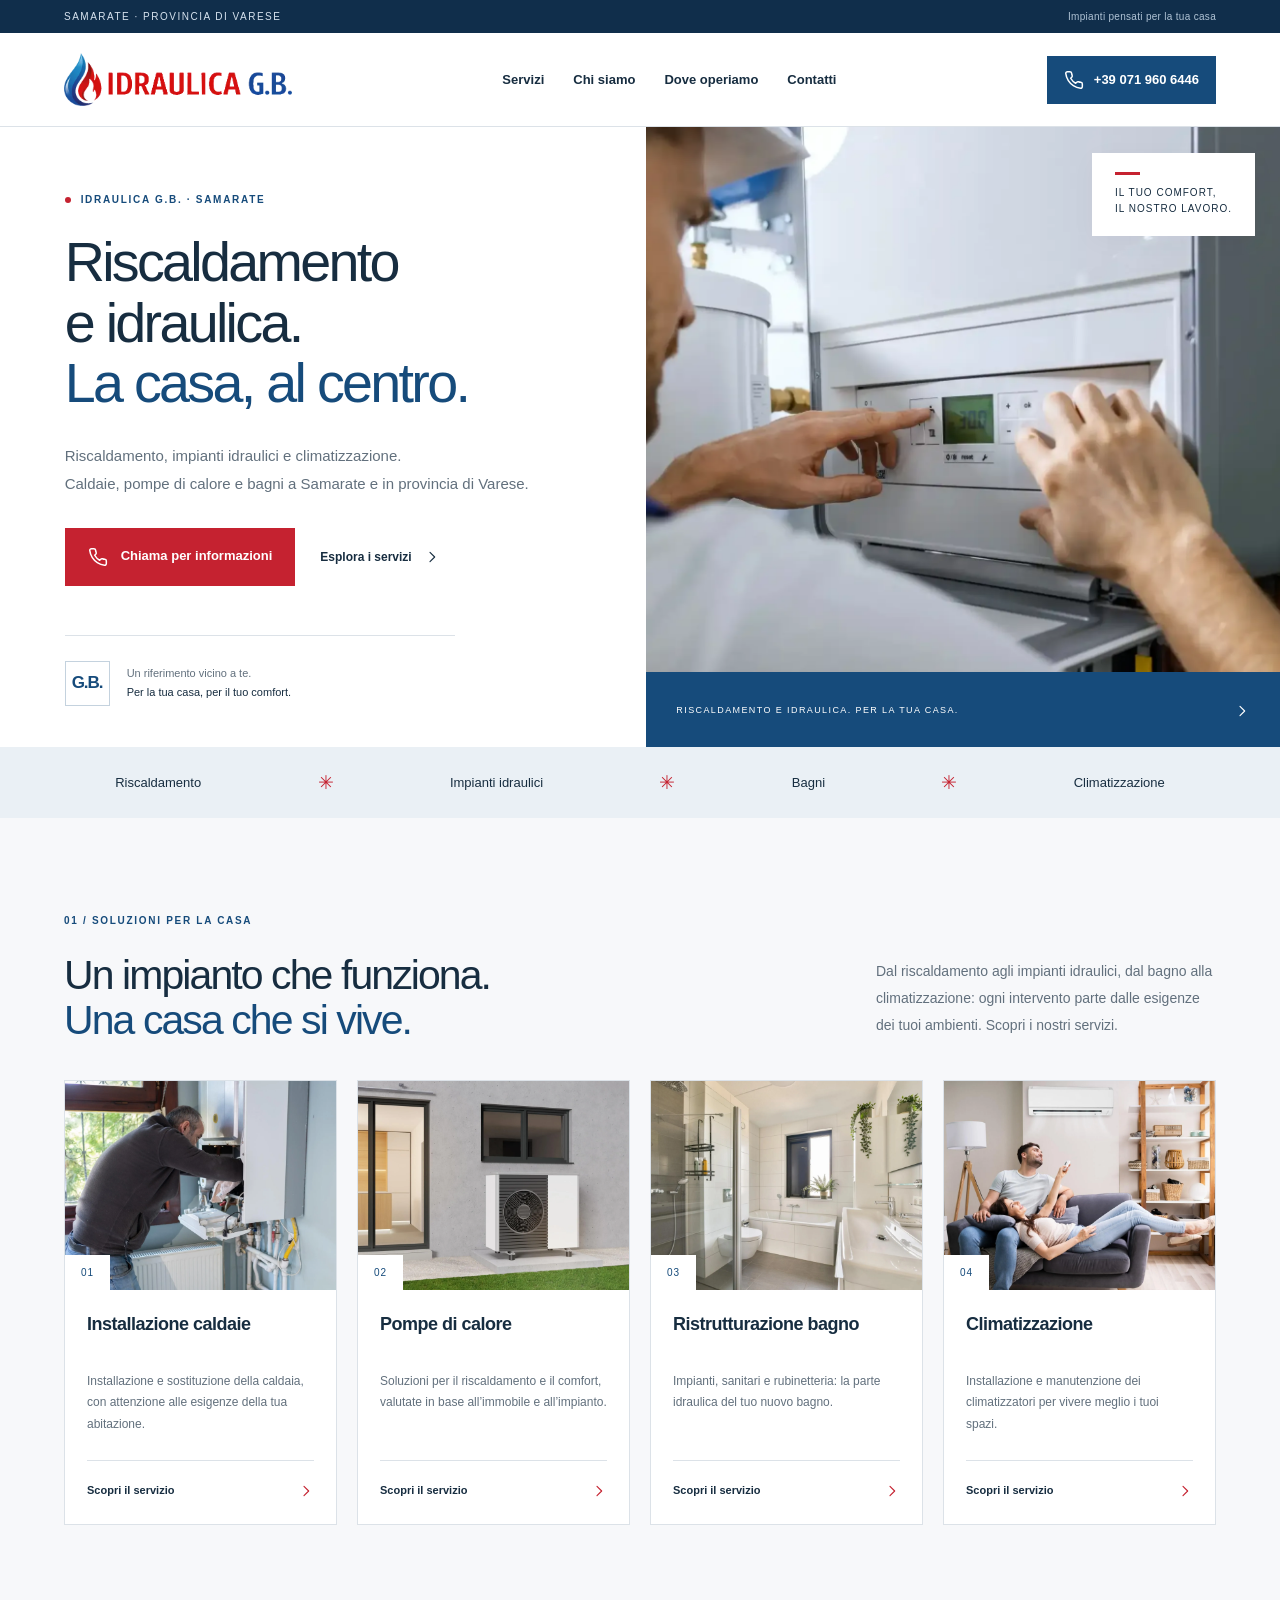
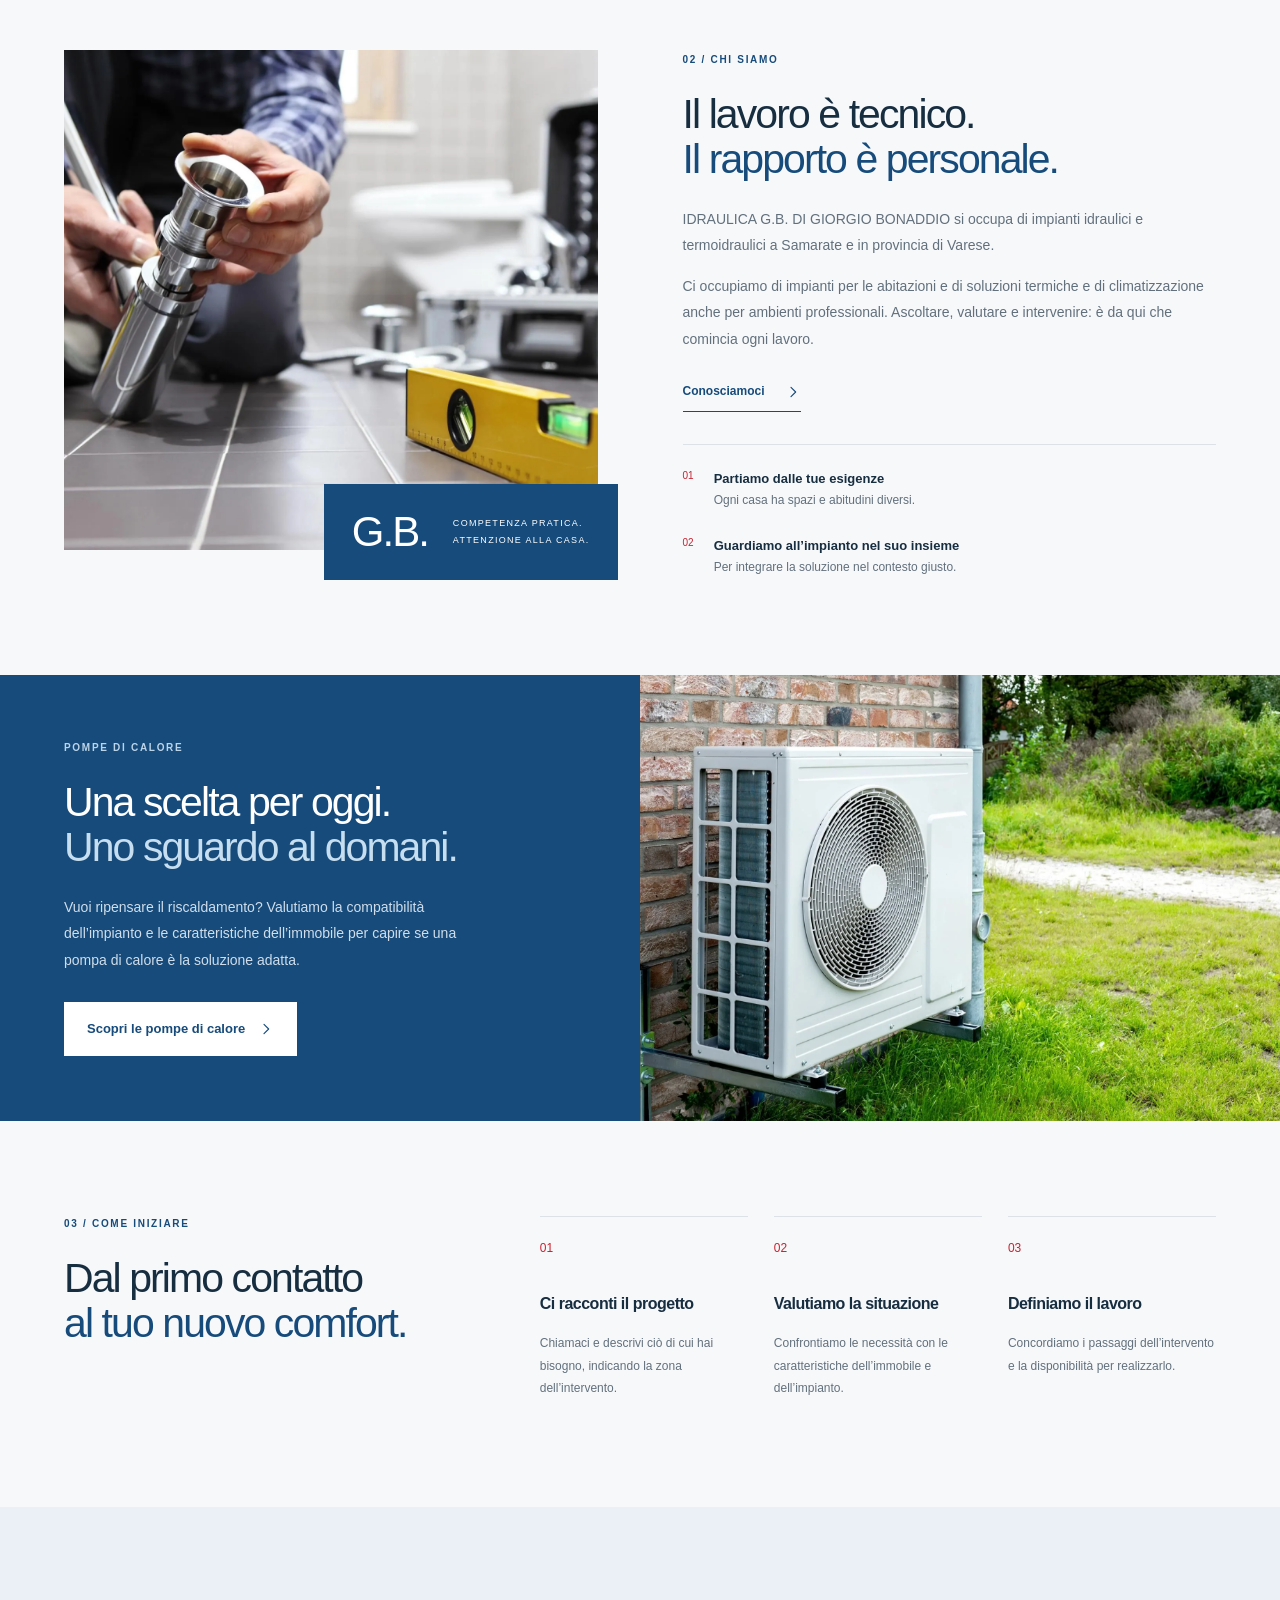
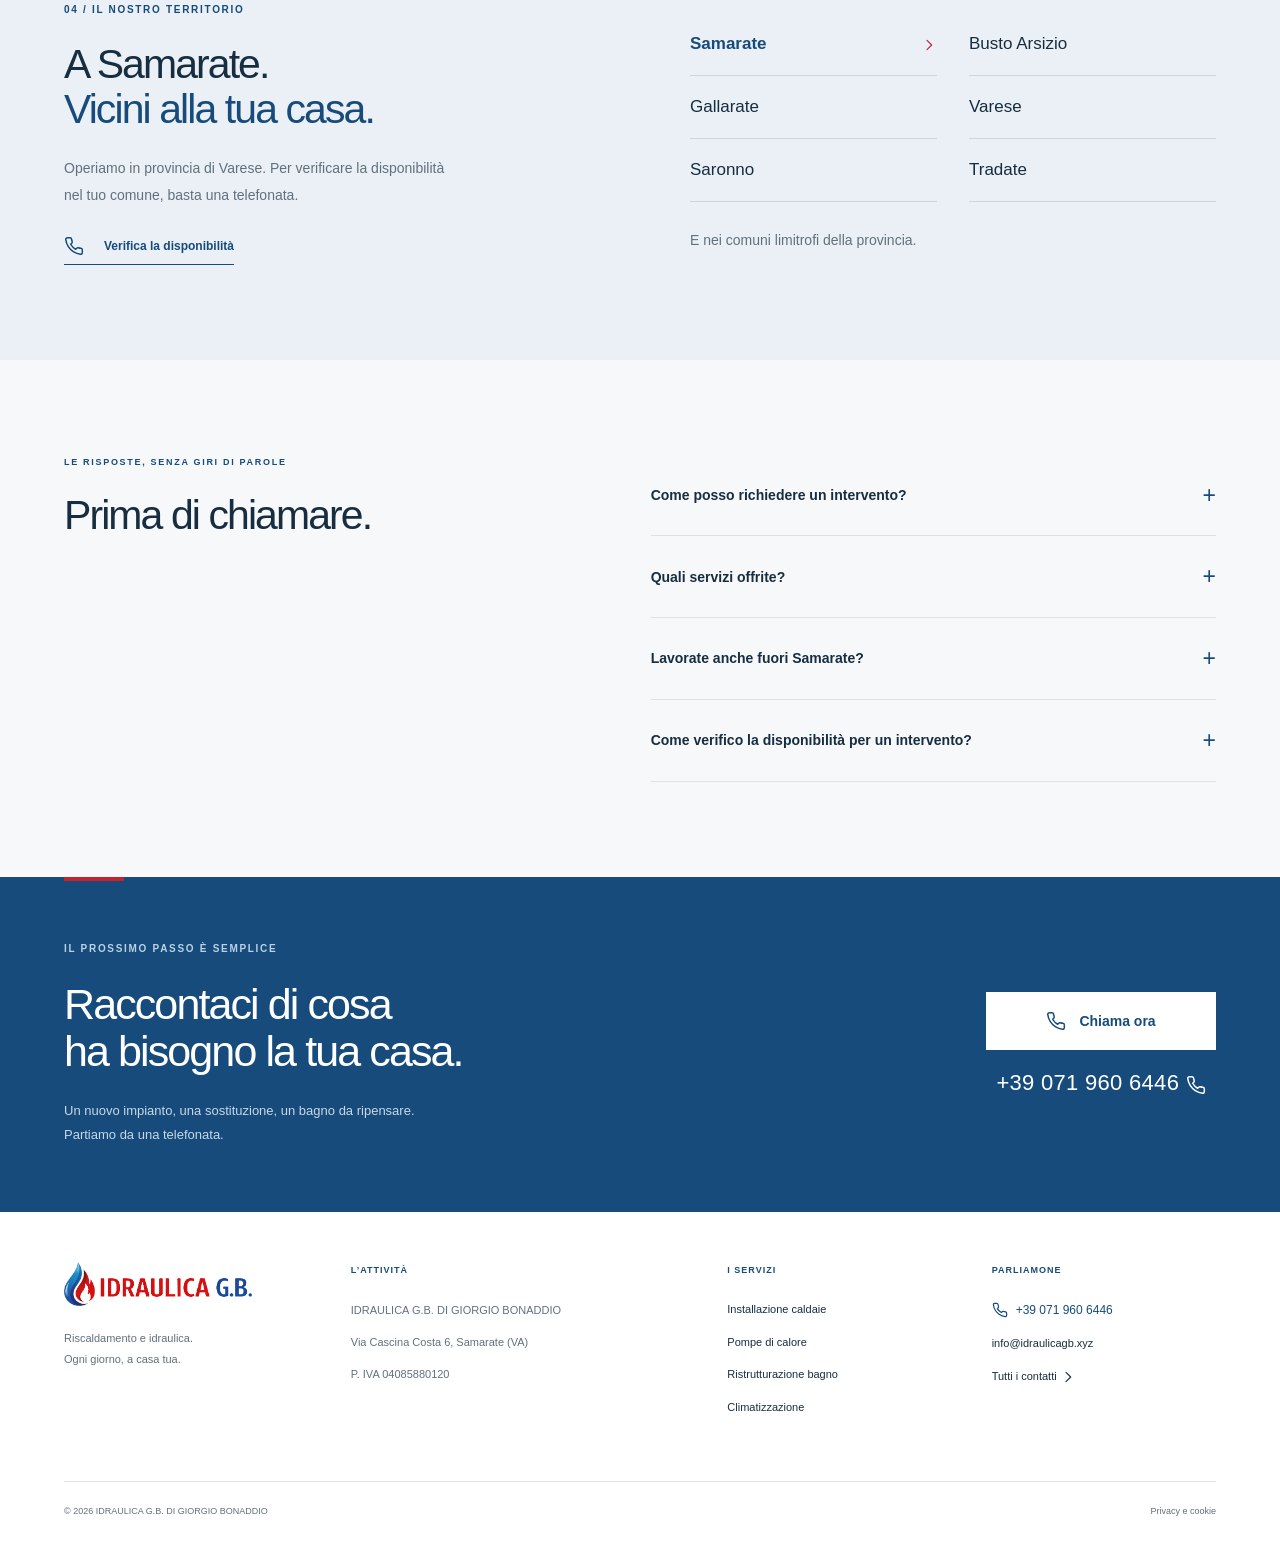
<file: index.html>
<!doctype html><html lang="it"><head><meta charset="utf-8"><meta name="viewport" content="width=device-width,initial-scale=1"><title>Riscaldamento e idraulica a Samarate | Idraulica G.B.</title><meta name="theme-color" content="#164b7b"><link rel="stylesheet" href="style.css"><script defer src="script.js"></script><meta name="description" content="Impianti idraulici e riscaldamento a Samarate e in provincia di Varese. Caldaie, pompe di calore, bagni e climatizzazione. Contatta Idraulica G.B."><meta name="robots" content="index,follow,max-image-preview:large"><link rel="canonical" href="https://idraulicagb.xyz/"><link rel="icon" href="favicon.ico" sizes="16x16 32x32 48x48"><link rel="icon" type="image/png" sizes="96x96" href="assets/favicon-96.png"><link rel="apple-touch-icon" sizes="180x180" href="assets/apple-touch-icon.png"><link rel="manifest" href="site.webmanifest"><meta property="og:title" content="Riscaldamento e idraulica a Samarate | Idraulica G.B."><meta property="og:description" content="Impianti idraulici e riscaldamento a Samarate e in provincia di Varese. Caldaie, pompe di calore, bagni e climatizzazione. Contatta Idraulica G.B."><meta property="og:type" content="website"><meta property="og:url" content="https://idraulicagb.xyz/"><meta property="og:site_name" content="Idraulica G.B."><meta property="og:locale" content="it_IT"><meta property="og:image" content="https://idraulicagb.xyz/assets/hero-riscaldamento.webp"><meta property="og:image:alt" content="Idraulica G.B."><meta name="twitter:card" content="summary_large_image"><meta name="twitter:title" content="Riscaldamento e idraulica a Samarate | Idraulica G.B."><meta name="twitter:description" content="Impianti idraulici e riscaldamento a Samarate e in provincia di Varese. Caldaie, pompe di calore, bagni e climatizzazione. Contatta Idraulica G.B."><meta name="twitter:image" content="https://idraulicagb.xyz/assets/hero-riscaldamento.webp"><script type="application/ld+json" id="business-schema">{"@context":"https://schema.org","@graph":[{"@type":"Plumber","@id":"https://idraulicagb.xyz/#business","name":"IDRAULICA G.B. DI GIORGIO BONADDIO","url":"https://idraulicagb.xyz/","telephone":"+390719606446","email":"info@idraulicagb.xyz","logo":"https://idraulicagb.xyz/assets/logo.webp","image":"https://idraulicagb.xyz/assets/hero-riscaldamento.webp","address":{"@type":"PostalAddress","streetAddress":"Via Cascina Costa 6","addressLocality":"Samarate","addressRegion":"Lombardia","postalCode":"21017","addressCountry":"IT"},"areaServed":["Samarate","Provincia di Varese"],"vatID":"04085880120"},{"@type":"WebSite","@id":"https://idraulicagb.xyz/#website","url":"https://idraulicagb.xyz/","name":"Idraulica G.B.","inLanguage":"it-IT","publisher":{"@id":"https://idraulicagb.xyz/#business"}},{"@type":"WebPage","@id":"https://idraulicagb.xyz/#webpage","url":"https://idraulicagb.xyz/","name":"Riscaldamento e idraulica a Samarate | Idraulica G.B.","description":"Impianti idraulici e riscaldamento a Samarate e in provincia di Varese. Caldaie, pompe di calore, bagni e climatizzazione. Contatta Idraulica G.B.","inLanguage":"it-IT","isPartOf":{"@id":"https://idraulicagb.xyz/#website"},"about":{"@id":"https://idraulicagb.xyz/#business"}}]}</script></head><body data-page-title="Riscaldamento e idraulica a Samarate e in provincia di Varese"><a class="skip" href="#main">Vai al contenuto</a><div class="topbar"><span>SAMARATE · PROVINCIA DI VARESE</span><span>Impianti pensati per la tua casa</span></div><header><a class="logo" href="index.html" aria-label="Idraulica G.B. — Home"><img src="assets/logo.webp" alt="Idraulica G.B." width="651" height="152"></a><nav id="main-nav" aria-label="Navigazione principale"><a href="index.html#servizi">Servizi</a><a href="index.html#chi-siamo">Chi siamo</a><a href="index.html#territorio">Dove operiamo</a><a href="contatti.html">Contatti</a></nav><a class="header-call" data-call href="tel:+390719606446"><svg class="icon" width="20" height="20" viewBox="0 0 24 24" fill="none" stroke="currentColor" stroke-width="1.8" stroke-linecap="round" stroke-linejoin="round" aria-hidden="true"><path d="M22 16.9v3a2 2 0 0 1-2.2 2 19.8 19.8 0 0 1-8.6-3.1 19.5 19.5 0 0 1-6-6 19.8 19.8 0 0 1-3.1-8.7A2 2 0 0 1 4.1 2h3a2 2 0 0 1 2 1.7c.1 1 .3 1.9.7 2.8a2 2 0 0 1-.5 2.1L8 9.9a16 16 0 0 0 6 6l1.3-1.3a2 2 0 0 1 2.1-.5c.9.4 1.8.6 2.8.7a2 2 0 0 1 1.8 2.1z"/></svg><span><span data-company="phone">+39 071 960 6446</span></span></a><button class="menu-toggle" aria-controls="main-nav" aria-expanded="false" aria-label="Apri menu"><span></span><span></span></button></header><main id="main">
<section class="hero"><div class="hero-copy"><p class="eyebrow"><span class="dot"></span> IDRAULICA G.B. · SAMARATE</p><h1>Riscaldamento<br>e idraulica.<br><em>La casa, al centro.</em></h1><p class="lead">Riscaldamento, impianti idraulici e climatizzazione.<br>Caldaie, pompe di calore e bagni a Samarate e in provincia di Varese.</p><div class="hero-actions"><a class="btn" data-call href="tel:+390719606446"><svg class="icon" width="20" height="20" viewBox="0 0 24 24" fill="none" stroke="currentColor" stroke-width="1.8" stroke-linecap="round" stroke-linejoin="round" aria-hidden="true"><path d="M22 16.9v3a2 2 0 0 1-2.2 2 19.8 19.8 0 0 1-8.6-3.1 19.5 19.5 0 0 1-6-6 19.8 19.8 0 0 1-3.1-8.7A2 2 0 0 1 4.1 2h3a2 2 0 0 1 2 1.7c.1 1 .3 1.9.7 2.8a2 2 0 0 1-.5 2.1L8 9.9a16 16 0 0 0 6 6l1.3-1.3a2 2 0 0 1 2.1-.5c.9.4 1.8.6 2.8.7a2 2 0 0 1 1.8 2.1z"/></svg><span>Chiama per informazioni</span></a><a class="plain-link" href="#servizi">Esplora i servizi <span aria-hidden="true"><svg class="link-chevron" width="16" height="16" viewBox="0 0 24 24" fill="none" stroke="currentColor" stroke-width="1.7" stroke-linecap="round" stroke-linejoin="round" aria-hidden="true"><path d="m9 5 7 7-7 7"/></svg></span></a></div><div class="hero-bottom"><span class="tiny-mark" aria-hidden="true">G.B.</span><p>Un riferimento vicino a te.<br><strong>Per la tua casa, per il tuo comfort.</strong></p></div></div><div class="hero-photo"><img src="assets/hero-riscaldamento.webp" alt="Tecnico che regola i comandi di una caldaia per il riscaldamento domestico" width="1920" height="1280" fetchpriority="high"><div class="hero-caption"><span>RISCALDAMENTO E IDRAULICA. PER LA TUA CASA.</span><span aria-hidden="true"><svg class="link-chevron" width="16" height="16" viewBox="0 0 24 24" fill="none" stroke="currentColor" stroke-width="1.7" stroke-linecap="round" stroke-linejoin="round" aria-hidden="true"><path d="m9 5 7 7-7 7"/></svg></span></div><div class="photo-tag"><span class="tag-line"></span> IL TUO COMFORT,<br> IL NOSTRO LAVORO.</div></div></section>
<div class="service-ribbon"><span>Riscaldamento</span><b aria-hidden="true">✳</b><span>Impianti idraulici</span><b aria-hidden="true">✳</b><span>Bagni</span><b aria-hidden="true">✳</b><span>Climatizzazione</span></div>
<section class="wrap section" id="servizi"><div class="section-heading"><div><p class="eyebrow">01 / SOLUZIONI PER LA CASA</p><h2>Un impianto che funziona.<br><em>Una casa che si vive.</em></h2></div><p>Dal riscaldamento agli impianti idraulici, dal bagno alla climatizzazione: ogni intervento parte dalle esigenze dei tuoi ambienti. Scopri i nostri servizi.</p></div><div class="service-grid"><a class="service-card" href="installazione-caldaie.html"><div class="card-photo"><img src="assets/caldaia.webp" alt="Intervento tecnico su una caldaia domestica" width="600" height="420" loading="lazy"><span class="card-number">01</span></div><div class="card-content"><h3>Installazione caldaie</h3><p>Installazione e sostituzione della caldaia, con attenzione alle esigenze della tua abitazione.</p><span class="card-link">Scopri il servizio <span aria-hidden="true"><svg class="link-chevron" width="16" height="16" viewBox="0 0 24 24" fill="none" stroke="currentColor" stroke-width="1.7" stroke-linecap="round" stroke-linejoin="round" aria-hidden="true"><path d="m9 5 7 7-7 7"/></svg></span></span></div></a><a class="service-card" href="pompe-di-calore.html"><div class="card-photo"><img src="assets/casa-pompa-calore.webp" alt="Pompa di calore esterna accanto a una casa moderna" width="600" height="420" loading="lazy"><span class="card-number">02</span></div><div class="card-content"><h3>Pompe di calore</h3><p>Soluzioni per il riscaldamento e il comfort, valutate in base all’immobile e all’impianto.</p><span class="card-link">Scopri il servizio <span aria-hidden="true"><svg class="link-chevron" width="16" height="16" viewBox="0 0 24 24" fill="none" stroke="currentColor" stroke-width="1.7" stroke-linecap="round" stroke-linejoin="round" aria-hidden="true"><path d="m9 5 7 7-7 7"/></svg></span></span></div></a><a class="service-card" href="ristrutturazione-bagno.html"><div class="card-photo"><img src="assets/bagno.webp" alt="Bagno luminoso con doccia, vasca e doppio lavabo" width="600" height="420" loading="lazy"><span class="card-number">03</span></div><div class="card-content"><h3>Ristrutturazione bagno</h3><p>Impianti, sanitari e rubinetteria: la parte idraulica del tuo nuovo bagno.</p><span class="card-link">Scopri il servizio <span aria-hidden="true"><svg class="link-chevron" width="16" height="16" viewBox="0 0 24 24" fill="none" stroke="currentColor" stroke-width="1.7" stroke-linecap="round" stroke-linejoin="round" aria-hidden="true"><path d="m9 5 7 7-7 7"/></svg></span></span></div></a><a class="service-card" href="climatizzazione.html"><div class="card-photo"><img src="assets/climatizzazione.webp" alt="Ambiente domestico con climatizzatore a parete" width="600" height="420" loading="lazy"><span class="card-number">04</span></div><div class="card-content"><h3>Climatizzazione</h3><p>Installazione e manutenzione dei climatizzatori per vivere meglio i tuoi spazi.</p><span class="card-link">Scopri il servizio <span aria-hidden="true"><svg class="link-chevron" width="16" height="16" viewBox="0 0 24 24" fill="none" stroke="currentColor" stroke-width="1.7" stroke-linecap="round" stroke-linejoin="round" aria-hidden="true"><path d="m9 5 7 7-7 7"/></svg></span></span></div></a></div></section>
<section class="about section wrap" id="chi-siamo"><div class="about-image"><img src="assets/rubinetteria.webp" alt="Dettaglio del montaggio di rubinetteria in un bagno" width="1920" height="1280" loading="lazy"><div class="image-stamp"><strong>G.B.</strong><span>COMPETENZA PRATICA.<br>ATTENZIONE ALLA CASA.</span></div></div><div class="about-copy"><p class="eyebrow">02 / CHI SIAMO</p><h2>Il lavoro è tecnico.<br><em>Il rapporto è personale.</em></h2><p><span data-company="name">IDRAULICA G.B. DI GIORGIO BONADDIO</span> si occupa di impianti idraulici e termoidraulici a Samarate e in provincia di Varese.</p><p>Ci occupiamo di impianti per le abitazioni e di soluzioni termiche e di climatizzazione anche per ambienti professionali. Ascoltare, valutare e intervenire: è da qui che comincia ogni lavoro.</p><a class="underline-link" href="contatti.html">Conosciamoci <span aria-hidden="true"><svg class="link-chevron" width="16" height="16" viewBox="0 0 24 24" fill="none" stroke="currentColor" stroke-width="1.7" stroke-linecap="round" stroke-linejoin="round" aria-hidden="true"><path d="m9 5 7 7-7 7"/></svg></span></a><div class="about-points"><div><span>01</span><p><strong>Partiamo dalle tue esigenze</strong>Ogni casa ha spazi e abitudini diversi.</p></div><div><span>02</span><p><strong>Guardiamo all’impianto nel suo insieme</strong>Per integrare la soluzione nel contesto giusto.</p></div></div></div></section>
<section class="feature"><div class="feature-copy"><p class="eyebrow">POMPE DI CALORE</p><h2>Una scelta per oggi.<br><em>Uno sguardo al domani.</em></h2><p>Vuoi ripensare il riscaldamento? Valutiamo la compatibilità dell’impianto e le caratteristiche dell’immobile per capire se una pompa di calore è la soluzione adatta.</p><a class="btn btn-white" href="pompe-di-calore.html">Scopri le pompe di calore <span aria-hidden="true"><svg class="link-chevron" width="16" height="16" viewBox="0 0 24 24" fill="none" stroke="currentColor" stroke-width="1.7" stroke-linecap="round" stroke-linejoin="round" aria-hidden="true"><path d="m9 5 7 7-7 7"/></svg></span></a></div><img src="assets/pompa-calore.webp" alt="Pompa di calore installata all’esterno di un’abitazione" width="1920" height="1280" loading="lazy"></section>
<section class="section wrap process"><div><p class="eyebrow">03 / COME INIZIARE</p><h2>Dal primo contatto<br><em>al tuo nuovo comfort.</em></h2></div><div class="steps"><article><span>01</span><h3>Ci racconti il progetto</h3><p>Chiamaci e descrivi ciò di cui hai bisogno, indicando la zona dell’intervento.</p></article><article><span>02</span><h3>Valutiamo la situazione</h3><p>Confrontiamo le necessità con le caratteristiche dell’immobile e dell’impianto.</p></article><article><span>03</span><h3>Definiamo il lavoro</h3><p>Concordiamo i passaggi dell’intervento e la disponibilità per realizzarlo.</p></article></div></section>
<section class="territory" id="territorio"><div class="wrap section territory-inner"><div><p class="eyebrow">04 / IL NOSTRO TERRITORIO</p><h2>A Samarate.<br><em>Vicini alla tua casa.</em></h2><p>Operiamo in provincia di Varese. Per verificare la disponibilità nel tuo comune, basta una telefonata.</p><a class="underline-link" data-call href="tel:+390719606446"><svg class="icon" width="20" height="20" viewBox="0 0 24 24" fill="none" stroke="currentColor" stroke-width="1.8" stroke-linecap="round" stroke-linejoin="round" aria-hidden="true"><path d="M22 16.9v3a2 2 0 0 1-2.2 2 19.8 19.8 0 0 1-8.6-3.1 19.5 19.5 0 0 1-6-6 19.8 19.8 0 0 1-3.1-8.7A2 2 0 0 1 4.1 2h3a2 2 0 0 1 2 1.7c.1 1 .3 1.9.7 2.8a2 2 0 0 1-.5 2.1L8 9.9a16 16 0 0 0 6 6l1.3-1.3a2 2 0 0 1 2.1-.5c.9.4 1.8.6 2.8.7a2 2 0 0 1 1.8 2.1z"/></svg><span>Verifica la disponibilità</span></a></div><div class="town-grid"><span class="home-town">Samarate <b aria-hidden="true"><svg class="link-chevron" width="16" height="16" viewBox="0 0 24 24" fill="none" stroke="currentColor" stroke-width="1.7" stroke-linecap="round" stroke-linejoin="round" aria-hidden="true"><path d="m9 5 7 7-7 7"/></svg></b></span><span>Busto Arsizio</span><span>Gallarate</span><span>Varese</span><span>Saronno</span><span>Tradate</span><p>E nei comuni limitrofi della provincia.</p></div></div></section>
<section class="section wrap faq"><div><p class="eyebrow">LE RISPOSTE, SENZA GIRI DI PAROLE</p><h2>Prima di chiamare.</h2></div><div><details><summary>Come posso richiedere un intervento?<span aria-hidden="true">+</span></summary><p>Chiamaci al numero indicato sul sito. Raccontaci di cosa hai bisogno e dove si trova l’immobile: concorderemo il passo successivo.</p></details><details><summary>Quali servizi offrite?<span aria-hidden="true">+</span></summary><p>Installazione e sostituzione caldaie, pompe di calore, lavori idraulici per la ristrutturazione del bagno e climatizzazione.</p></details><details><summary>Lavorate anche fuori Samarate?<span aria-hidden="true">+</span></summary><p>Sì, operiamo in provincia di Varese, anche a Busto Arsizio, Gallarate, Varese, Saronno, Tradate e nei comuni limitrofi. Chiamaci per verificare la disponibilità.</p></details><details><summary>Come verifico la disponibilità per un intervento?<span aria-hidden="true">+</span></summary><p>Contattaci telefonicamente, indicando il comune e il tipo di lavoro richiesto, per concordare la disponibilità.</p></details></div></section><section class="cta"><div class="wrap cta-inner"><div><p class="eyebrow">IL PROSSIMO PASSO È SEMPLICE</p><h2>Raccontaci di cosa<br>ha bisogno la tua casa.</h2><p>Un nuovo impianto, una sostituzione, un bagno da ripensare.<br>Partiamo da una telefonata.</p></div><div><a class="btn btn-white" data-call href="tel:+390719606446"><svg class="icon" width="20" height="20" viewBox="0 0 24 24" fill="none" stroke="currentColor" stroke-width="1.8" stroke-linecap="round" stroke-linejoin="round" aria-hidden="true"><path d="M22 16.9v3a2 2 0 0 1-2.2 2 19.8 19.8 0 0 1-8.6-3.1 19.5 19.5 0 0 1-6-6 19.8 19.8 0 0 1-3.1-8.7A2 2 0 0 1 4.1 2h3a2 2 0 0 1 2 1.7c.1 1 .3 1.9.7 2.8a2 2 0 0 1-.5 2.1L8 9.9a16 16 0 0 0 6 6l1.3-1.3a2 2 0 0 1 2.1-.5c.9.4 1.8.6 2.8.7a2 2 0 0 1 1.8 2.1z"/></svg><span>Chiama ora</span></a><a class="cta-number" data-call href="tel:+390719606446"><span data-company="phone">+39 071 960 6446</span> <svg class="icon" width="20" height="20" viewBox="0 0 24 24" fill="none" stroke="currentColor" stroke-width="1.8" stroke-linecap="round" stroke-linejoin="round" aria-hidden="true"><path d="M22 16.9v3a2 2 0 0 1-2.2 2 19.8 19.8 0 0 1-8.6-3.1 19.5 19.5 0 0 1-6-6 19.8 19.8 0 0 1-3.1-8.7A2 2 0 0 1 4.1 2h3a2 2 0 0 1 2 1.7c.1 1 .3 1.9.7 2.8a2 2 0 0 1-.5 2.1L8 9.9a16 16 0 0 0 6 6l1.3-1.3a2 2 0 0 1 2.1-.5c.9.4 1.8.6 2.8.7a2 2 0 0 1 1.8 2.1z"/></svg></a></div></div></section></main><footer><div class="footer-top wrap"><div><a class="logo" href="index.html"><img src="assets/logo.webp" alt="Idraulica G.B." width="651" height="152" loading="lazy"></a><p>Riscaldamento e idraulica.<br>Ogni giorno, a casa tua.</p></div><div><p class="footer-heading">L’ATTIVITÀ</p><p data-company="name">IDRAULICA G.B. DI GIORGIO BONADDIO</p><p data-company="address">Via Cascina Costa 6, Samarate (VA)</p><p>P. IVA <span data-company="vat">04085880120</span></p></div><div><p class="footer-heading">I SERVIZI</p><a href="installazione-caldaie.html">Installazione caldaie</a><a href="pompe-di-calore.html">Pompe di calore</a><a href="ristrutturazione-bagno.html">Ristrutturazione bagno</a><a href="climatizzazione.html">Climatizzazione</a></div><div><p class="footer-heading">PARLIAMONE</p><a class="footer-phone" data-call href="tel:+390719606446"><svg class="icon" width="20" height="20" viewBox="0 0 24 24" fill="none" stroke="currentColor" stroke-width="1.8" stroke-linecap="round" stroke-linejoin="round" aria-hidden="true"><path d="M22 16.9v3a2 2 0 0 1-2.2 2 19.8 19.8 0 0 1-8.6-3.1 19.5 19.5 0 0 1-6-6 19.8 19.8 0 0 1-3.1-8.7A2 2 0 0 1 4.1 2h3a2 2 0 0 1 2 1.7c.1 1 .3 1.9.7 2.8a2 2 0 0 1-.5 2.1L8 9.9a16 16 0 0 0 6 6l1.3-1.3a2 2 0 0 1 2.1-.5c.9.4 1.8.6 2.8.7a2 2 0 0 1 1.8 2.1z"/></svg><span><span data-company="phone">+39 071 960 6446</span></span></a><a data-email hidden href="#">Email</a><a href="contatti.html">Tutti i contatti <span aria-hidden="true"><svg class="link-chevron" width="16" height="16" viewBox="0 0 24 24" fill="none" stroke="currentColor" stroke-width="1.7" stroke-linecap="round" stroke-linejoin="round" aria-hidden="true"><path d="m9 5 7 7-7 7"/></svg></span></a></div></div><div class="footer-bottom wrap"><span>© <span data-year>2026</span> <span data-company="name">IDRAULICA G.B. DI GIORGIO BONADDIO</span></span><a href="privacy.html">Privacy e cookie</a></div></footer><a class="mobile-call" data-call href="tel:+390719606446"><svg class="icon" width="20" height="20" viewBox="0 0 24 24" fill="none" stroke="currentColor" stroke-width="1.8" stroke-linecap="round" stroke-linejoin="round" aria-hidden="true"><path d="M22 16.9v3a2 2 0 0 1-2.2 2 19.8 19.8 0 0 1-8.6-3.1 19.5 19.5 0 0 1-6-6 19.8 19.8 0 0 1-3.1-8.7A2 2 0 0 1 4.1 2h3a2 2 0 0 1 2 1.7c.1 1 .3 1.9.7 2.8a2 2 0 0 1-.5 2.1L8 9.9a16 16 0 0 0 6 6l1.3-1.3a2 2 0 0 1 2.1-.5c.9.4 1.8.6 2.8.7a2 2 0 0 1 1.8 2.1z"/></svg><span>Chiama ora</span><strong><span data-company="phone">+39 071 960 6446</span></strong></a></body></html>
</file>
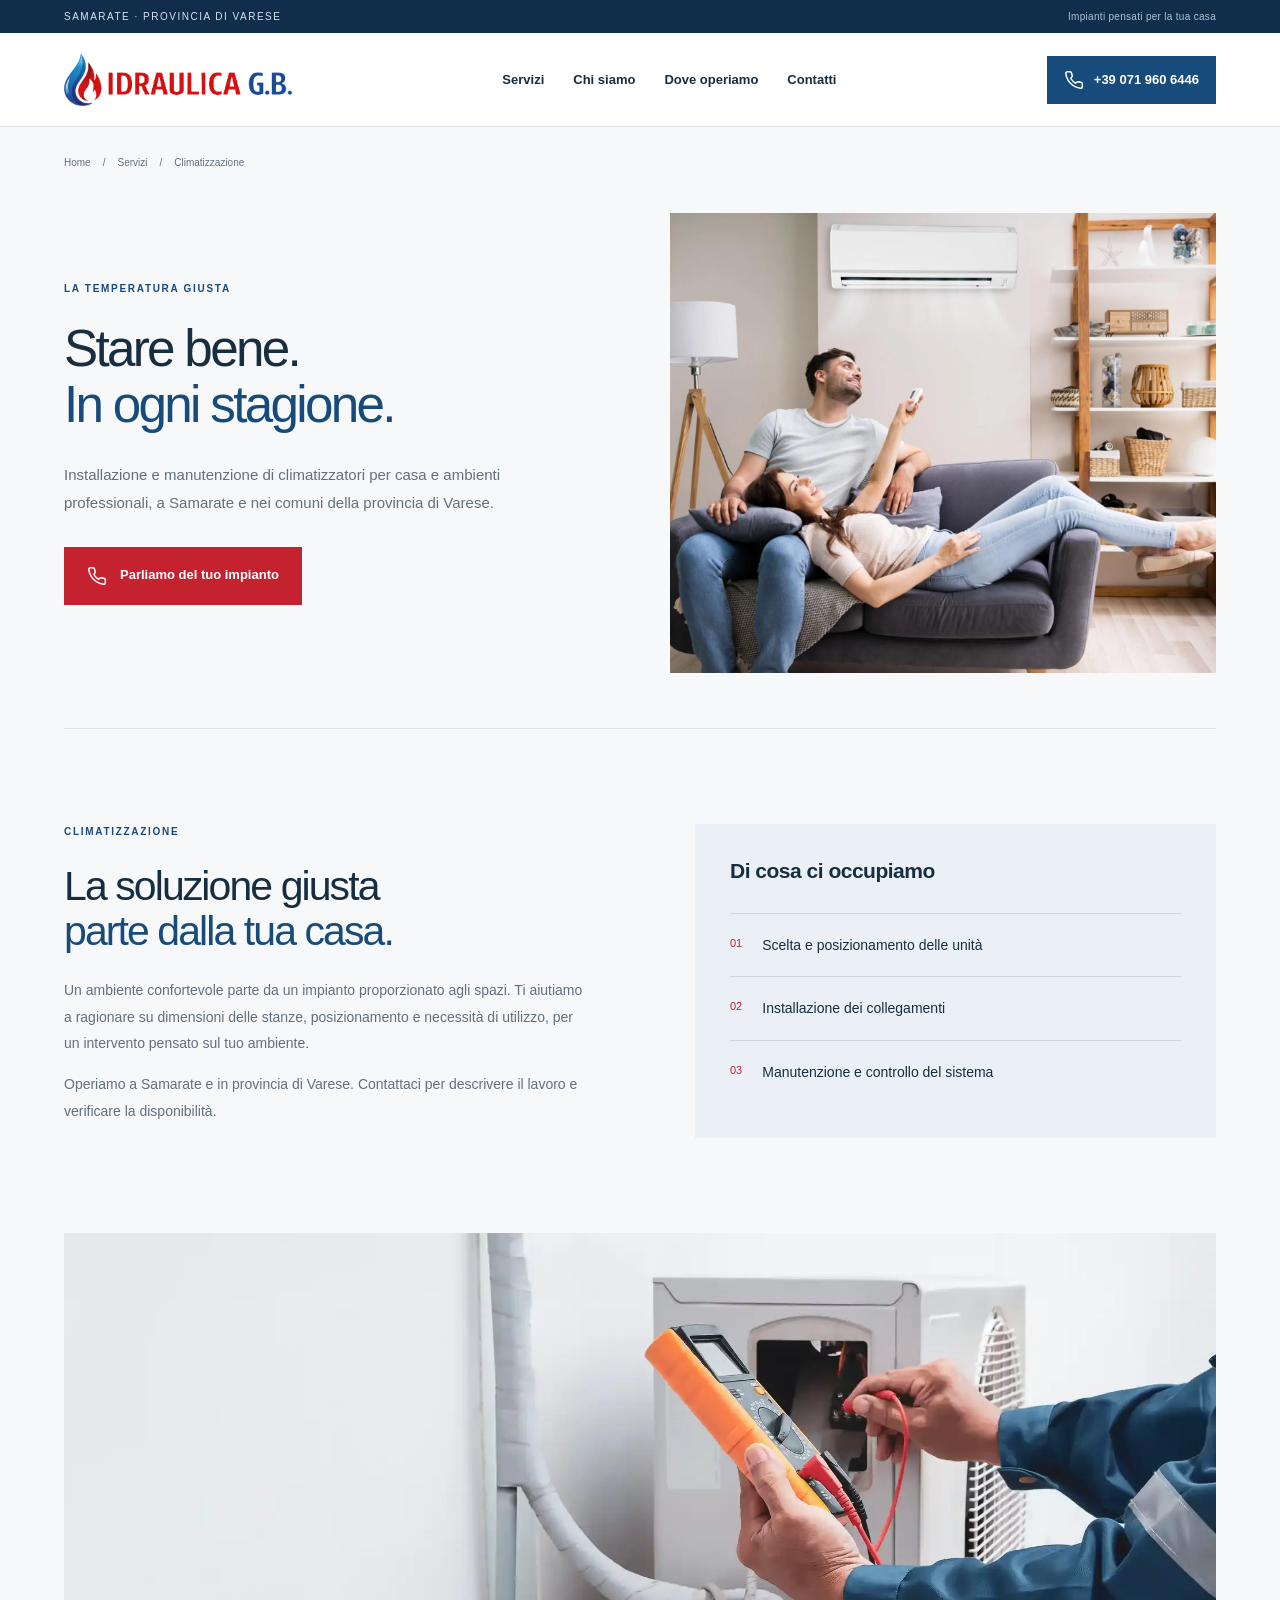
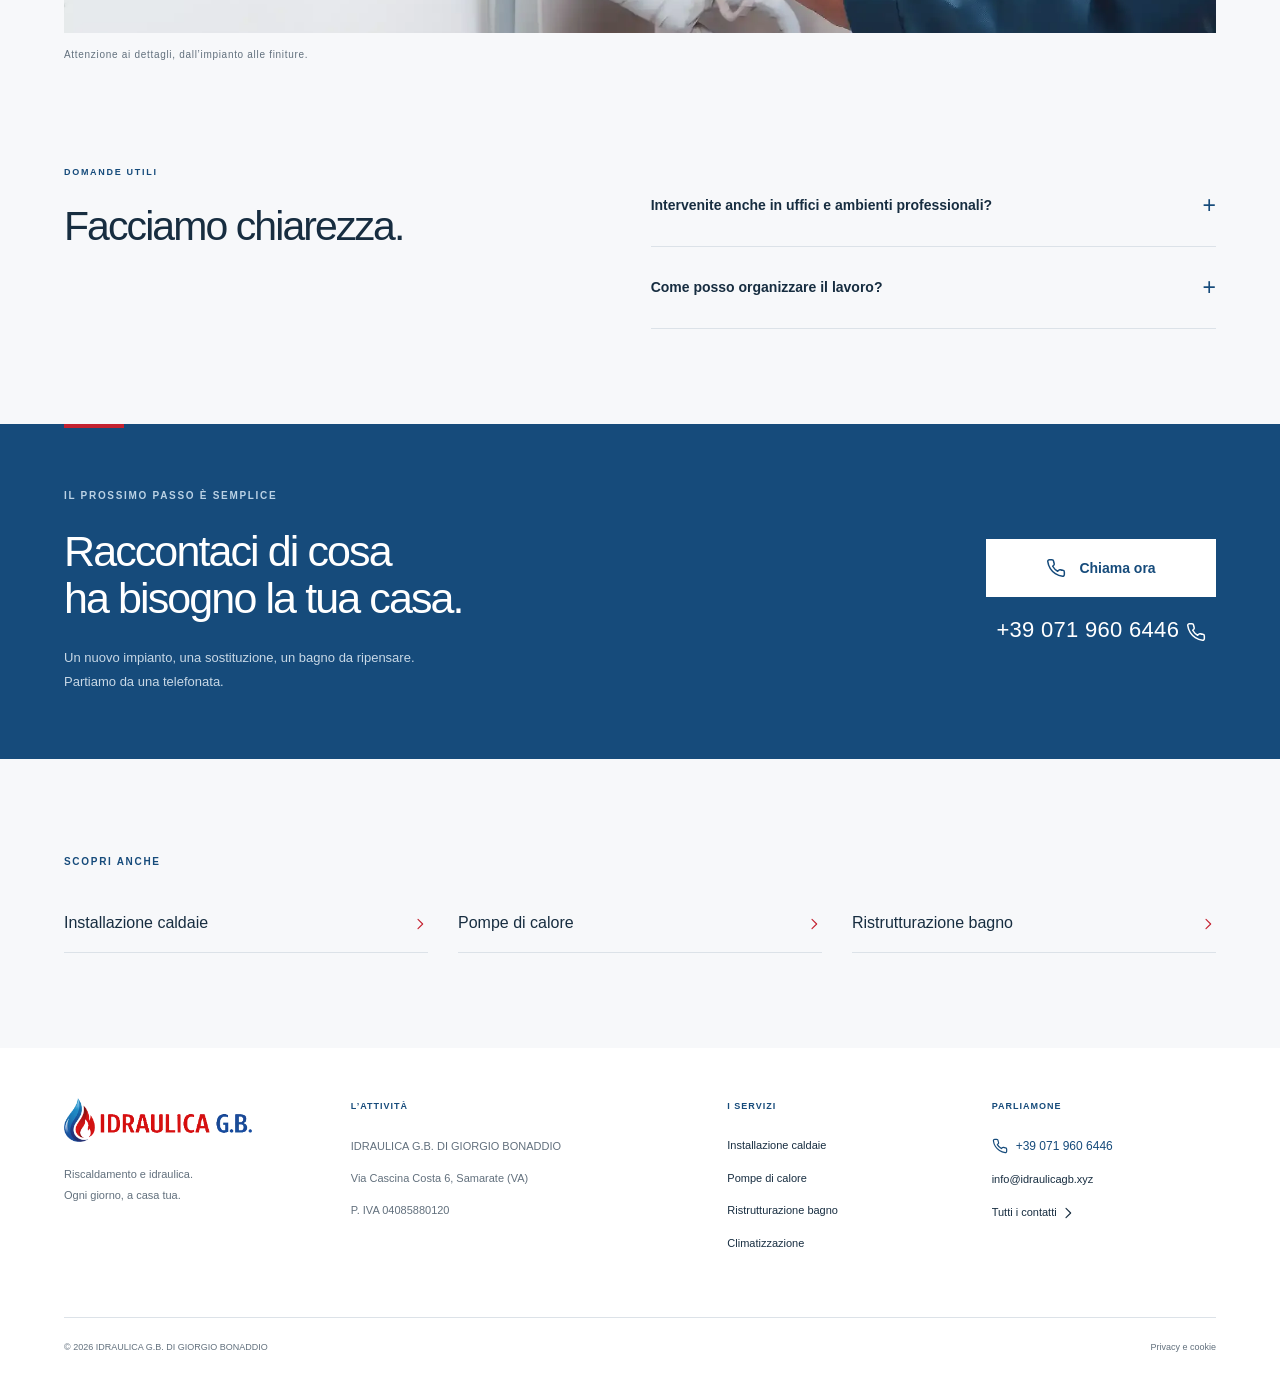
<file: climatizzazione.html>
<!doctype html><html lang="it"><head><meta charset="utf-8"><meta name="viewport" content="width=device-width,initial-scale=1"><title>Climatizzazione a Samarate e Varese | Idraulica G.B.</title><meta name="theme-color" content="#164b7b"><link rel="stylesheet" href="style.css"><script defer src="script.js"></script><meta name="description" content="Installazione e manutenzione climatizzatori a Samarate e in provincia di Varese, per casa e ambienti professionali. Contatta Idraulica G.B."><meta name="robots" content="index,follow,max-image-preview:large"><link rel="canonical" href="https://idraulicagb.xyz/climatizzazione.html"><link rel="icon" href="favicon.ico" sizes="16x16 32x32 48x48"><link rel="icon" type="image/png" sizes="96x96" href="assets/favicon-96.png"><link rel="apple-touch-icon" sizes="180x180" href="assets/apple-touch-icon.png"><link rel="manifest" href="site.webmanifest"><meta property="og:title" content="Climatizzazione a Samarate e Varese | Idraulica G.B."><meta property="og:description" content="Installazione e manutenzione climatizzatori a Samarate e in provincia di Varese, per casa e ambienti professionali. Contatta Idraulica G.B."><meta property="og:type" content="website"><meta property="og:url" content="https://idraulicagb.xyz/climatizzazione.html"><meta property="og:site_name" content="Idraulica G.B."><meta property="og:locale" content="it_IT"><meta property="og:image" content="https://idraulicagb.xyz/assets/hero-riscaldamento.webp"><meta property="og:image:alt" content="Idraulica G.B."><meta name="twitter:card" content="summary_large_image"><meta name="twitter:title" content="Climatizzazione a Samarate e Varese | Idraulica G.B."><meta name="twitter:description" content="Installazione e manutenzione climatizzatori a Samarate e in provincia di Varese, per casa e ambienti professionali. Contatta Idraulica G.B."><meta name="twitter:image" content="https://idraulicagb.xyz/assets/hero-riscaldamento.webp"><script type="application/ld+json" id="business-schema">{"@context":"https://schema.org","@graph":[{"@type":"Plumber","@id":"https://idraulicagb.xyz/#business","name":"IDRAULICA G.B. DI GIORGIO BONADDIO","url":"https://idraulicagb.xyz/","telephone":"+390719606446","email":"info@idraulicagb.xyz","logo":"https://idraulicagb.xyz/assets/logo.webp","image":"https://idraulicagb.xyz/assets/hero-riscaldamento.webp","address":{"@type":"PostalAddress","streetAddress":"Via Cascina Costa 6","addressLocality":"Samarate","addressRegion":"Lombardia","postalCode":"21017","addressCountry":"IT"},"areaServed":["Samarate","Provincia di Varese"],"vatID":"04085880120"},{"@type":"WebSite","@id":"https://idraulicagb.xyz/#website","url":"https://idraulicagb.xyz/","name":"Idraulica G.B.","inLanguage":"it-IT","publisher":{"@id":"https://idraulicagb.xyz/#business"}},{"@type":"WebPage","@id":"https://idraulicagb.xyz/climatizzazione.html#webpage","url":"https://idraulicagb.xyz/climatizzazione.html","name":"Climatizzazione a Samarate e Varese | Idraulica G.B.","description":"Installazione e manutenzione climatizzatori a Samarate e in provincia di Varese, per casa e ambienti professionali. Contatta Idraulica G.B.","inLanguage":"it-IT","isPartOf":{"@id":"https://idraulicagb.xyz/#website"},"about":{"@id":"https://idraulicagb.xyz/#business"}},{"@type":"Service","name":"Climatizzazione","description":"Installazione e manutenzione climatizzatori a Samarate e in provincia di Varese, per casa e ambienti professionali. Contatta Idraulica G.B.","url":"https://idraulicagb.xyz/climatizzazione.html","provider":{"@id":"https://idraulicagb.xyz/#business"},"areaServed":["Samarate","Provincia di Varese"]},{"@type":"BreadcrumbList","itemListElement":[{"@type":"ListItem","position":1,"name":"Home","item":"https://idraulicagb.xyz/"},{"@type":"ListItem","position":2,"name":"Climatizzazione a Samarate e Varese","item":"https://idraulicagb.xyz/climatizzazione.html"}]}]}</script></head><body data-page-title="Climatizzazione a Samarate"><a class="skip" href="#main">Vai al contenuto</a><div class="topbar"><span>SAMARATE · PROVINCIA DI VARESE</span><span>Impianti pensati per la tua casa</span></div><header><a class="logo" href="index.html" aria-label="Idraulica G.B. — Home"><img src="assets/logo.webp" alt="Idraulica G.B." width="651" height="152"></a><nav id="main-nav" aria-label="Navigazione principale"><a href="index.html#servizi">Servizi</a><a href="index.html#chi-siamo">Chi siamo</a><a href="index.html#territorio">Dove operiamo</a><a href="contatti.html">Contatti</a></nav><a class="header-call" data-call href="tel:+390719606446"><svg class="icon" width="20" height="20" viewBox="0 0 24 24" fill="none" stroke="currentColor" stroke-width="1.8" stroke-linecap="round" stroke-linejoin="round" aria-hidden="true"><path d="M22 16.9v3a2 2 0 0 1-2.2 2 19.8 19.8 0 0 1-8.6-3.1 19.5 19.5 0 0 1-6-6 19.8 19.8 0 0 1-3.1-8.7A2 2 0 0 1 4.1 2h3a2 2 0 0 1 2 1.7c.1 1 .3 1.9.7 2.8a2 2 0 0 1-.5 2.1L8 9.9a16 16 0 0 0 6 6l1.3-1.3a2 2 0 0 1 2.1-.5c.9.4 1.8.6 2.8.7a2 2 0 0 1 1.8 2.1z"/></svg><span><span data-company="phone">+39 071 960 6446</span></span></a><button class="menu-toggle" aria-controls="main-nav" aria-expanded="false" aria-label="Apri menu"><span></span><span></span></button></header><main id="main"><div class="breadcrumb wrap"><a href="index.html">Home</a><span>/</span><a href="index.html#servizi">Servizi</a><span>/</span><span>Climatizzazione</span></div><section class="service-hero wrap"><div><p class="eyebrow">LA TEMPERATURA GIUSTA</p><h1>Stare bene.<br><em>In ogni stagione.</em></h1><p class="lead">Installazione e manutenzione di climatizzatori per casa e ambienti professionali, a Samarate e nei comuni della provincia di Varese.</p><a class="btn" data-call href="tel:+390719606446"><svg class="icon" width="20" height="20" viewBox="0 0 24 24" fill="none" stroke="currentColor" stroke-width="1.8" stroke-linecap="round" stroke-linejoin="round" aria-hidden="true"><path d="M22 16.9v3a2 2 0 0 1-2.2 2 19.8 19.8 0 0 1-8.6-3.1 19.5 19.5 0 0 1-6-6 19.8 19.8 0 0 1-3.1-8.7A2 2 0 0 1 4.1 2h3a2 2 0 0 1 2 1.7c.1 1 .3 1.9.7 2.8a2 2 0 0 1-.5 2.1L8 9.9a16 16 0 0 0 6 6l1.3-1.3a2 2 0 0 1 2.1-.5c.9.4 1.8.6 2.8.7a2 2 0 0 1 1.8 2.1z"/></svg><span>Parliamo del tuo impianto</span></a></div><img src="assets/climatizzazione.webp" alt="Ambiente domestico con climatizzatore a parete" width="1920" height="1280" fetchpriority="high"></section><section class="section wrap detail-content"><div><p class="eyebrow">CLIMATIZZAZIONE</p><h2>La soluzione giusta<br><em>parte dalla tua casa.</em></h2><p>Un ambiente confortevole parte da un impianto proporzionato agli spazi. Ti aiutiamo a ragionare su dimensioni delle stanze, posizionamento e necessità di utilizzo, per un intervento pensato sul tuo ambiente.</p><p>Operiamo a Samarate e in provincia di Varese. Contattaci per descrivere il lavoro e verificare la disponibilità.</p></div><div class="included"><h3>Di cosa ci occupiamo</h3><div><span>01</span><p>Scelta e posizionamento delle unità</p></div><div><span>02</span><p>Installazione dei collegamenti</p></div><div><span>03</span><p>Manutenzione e controllo del sistema</p></div></div></section><section class="detail-photo wrap"><img src="assets/controllo-clima.webp" alt="Controllo tecnico di un impianto di climatizzazione" width="1920" height="1000" loading="lazy"><p>Attenzione ai dettagli, dall’impianto alle finiture.</p></section><section class="section wrap faq"><div><p class="eyebrow">DOMANDE UTILI</p><h2>Facciamo chiarezza.</h2></div><div><details><summary>Intervenite anche in uffici e ambienti professionali?<span aria-hidden="true">+</span></summary><p>Sì, i servizi di climatizzazione sono disponibili anche per ambienti professionali. Chiamaci per parlare degli spazi e dell’intervento necessario.</p></details><details><summary>Come posso organizzare il lavoro?<span aria-hidden="true">+</span></summary><p>Chiamaci e indica il comune, il tipo di impianto e il lavoro che vorresti realizzare. Definiremo insieme come procedere.</p></details></div></section><section class="cta"><div class="wrap cta-inner"><div><p class="eyebrow">IL PROSSIMO PASSO È SEMPLICE</p><h2>Raccontaci di cosa<br>ha bisogno la tua casa.</h2><p>Un nuovo impianto, una sostituzione, un bagno da ripensare.<br>Partiamo da una telefonata.</p></div><div><a class="btn btn-white" data-call href="tel:+390719606446"><svg class="icon" width="20" height="20" viewBox="0 0 24 24" fill="none" stroke="currentColor" stroke-width="1.8" stroke-linecap="round" stroke-linejoin="round" aria-hidden="true"><path d="M22 16.9v3a2 2 0 0 1-2.2 2 19.8 19.8 0 0 1-8.6-3.1 19.5 19.5 0 0 1-6-6 19.8 19.8 0 0 1-3.1-8.7A2 2 0 0 1 4.1 2h3a2 2 0 0 1 2 1.7c.1 1 .3 1.9.7 2.8a2 2 0 0 1-.5 2.1L8 9.9a16 16 0 0 0 6 6l1.3-1.3a2 2 0 0 1 2.1-.5c.9.4 1.8.6 2.8.7a2 2 0 0 1 1.8 2.1z"/></svg><span>Chiama ora</span></a><a class="cta-number" data-call href="tel:+390719606446"><span data-company="phone">+39 071 960 6446</span> <svg class="icon" width="20" height="20" viewBox="0 0 24 24" fill="none" stroke="currentColor" stroke-width="1.8" stroke-linecap="round" stroke-linejoin="round" aria-hidden="true"><path d="M22 16.9v3a2 2 0 0 1-2.2 2 19.8 19.8 0 0 1-8.6-3.1 19.5 19.5 0 0 1-6-6 19.8 19.8 0 0 1-3.1-8.7A2 2 0 0 1 4.1 2h3a2 2 0 0 1 2 1.7c.1 1 .3 1.9.7 2.8a2 2 0 0 1-.5 2.1L8 9.9a16 16 0 0 0 6 6l1.3-1.3a2 2 0 0 1 2.1-.5c.9.4 1.8.6 2.8.7a2 2 0 0 1 1.8 2.1z"/></svg></a></div></div></section><section class="section wrap related"><p class="eyebrow">SCOPRI ANCHE</p><div><a href="installazione-caldaie.html">Installazione caldaie <span aria-hidden="true"><svg class="link-chevron" width="16" height="16" viewBox="0 0 24 24" fill="none" stroke="currentColor" stroke-width="1.7" stroke-linecap="round" stroke-linejoin="round" aria-hidden="true"><path d="m9 5 7 7-7 7"/></svg></span></a><a href="pompe-di-calore.html">Pompe di calore <span aria-hidden="true"><svg class="link-chevron" width="16" height="16" viewBox="0 0 24 24" fill="none" stroke="currentColor" stroke-width="1.7" stroke-linecap="round" stroke-linejoin="round" aria-hidden="true"><path d="m9 5 7 7-7 7"/></svg></span></a><a href="ristrutturazione-bagno.html">Ristrutturazione bagno <span aria-hidden="true"><svg class="link-chevron" width="16" height="16" viewBox="0 0 24 24" fill="none" stroke="currentColor" stroke-width="1.7" stroke-linecap="round" stroke-linejoin="round" aria-hidden="true"><path d="m9 5 7 7-7 7"/></svg></span></a></div></section></main><footer><div class="footer-top wrap"><div><a class="logo" href="index.html"><img src="assets/logo.webp" alt="Idraulica G.B." width="651" height="152" loading="lazy"></a><p>Riscaldamento e idraulica.<br>Ogni giorno, a casa tua.</p></div><div><p class="footer-heading">L’ATTIVITÀ</p><p data-company="name">IDRAULICA G.B. DI GIORGIO BONADDIO</p><p data-company="address">Via Cascina Costa 6, Samarate (VA)</p><p>P. IVA <span data-company="vat">04085880120</span></p></div><div><p class="footer-heading">I SERVIZI</p><a href="installazione-caldaie.html">Installazione caldaie</a><a href="pompe-di-calore.html">Pompe di calore</a><a href="ristrutturazione-bagno.html">Ristrutturazione bagno</a><a href="climatizzazione.html">Climatizzazione</a></div><div><p class="footer-heading">PARLIAMONE</p><a class="footer-phone" data-call href="tel:+390719606446"><svg class="icon" width="20" height="20" viewBox="0 0 24 24" fill="none" stroke="currentColor" stroke-width="1.8" stroke-linecap="round" stroke-linejoin="round" aria-hidden="true"><path d="M22 16.9v3a2 2 0 0 1-2.2 2 19.8 19.8 0 0 1-8.6-3.1 19.5 19.5 0 0 1-6-6 19.8 19.8 0 0 1-3.1-8.7A2 2 0 0 1 4.1 2h3a2 2 0 0 1 2 1.7c.1 1 .3 1.9.7 2.8a2 2 0 0 1-.5 2.1L8 9.9a16 16 0 0 0 6 6l1.3-1.3a2 2 0 0 1 2.1-.5c.9.4 1.8.6 2.8.7a2 2 0 0 1 1.8 2.1z"/></svg><span><span data-company="phone">+39 071 960 6446</span></span></a><a data-email hidden href="#">Email</a><a href="contatti.html">Tutti i contatti <span aria-hidden="true"><svg class="link-chevron" width="16" height="16" viewBox="0 0 24 24" fill="none" stroke="currentColor" stroke-width="1.7" stroke-linecap="round" stroke-linejoin="round" aria-hidden="true"><path d="m9 5 7 7-7 7"/></svg></span></a></div></div><div class="footer-bottom wrap"><span>© <span data-year>2026</span> <span data-company="name">IDRAULICA G.B. DI GIORGIO BONADDIO</span></span><a href="privacy.html">Privacy e cookie</a></div></footer><a class="mobile-call" data-call href="tel:+390719606446"><svg class="icon" width="20" height="20" viewBox="0 0 24 24" fill="none" stroke="currentColor" stroke-width="1.8" stroke-linecap="round" stroke-linejoin="round" aria-hidden="true"><path d="M22 16.9v3a2 2 0 0 1-2.2 2 19.8 19.8 0 0 1-8.6-3.1 19.5 19.5 0 0 1-6-6 19.8 19.8 0 0 1-3.1-8.7A2 2 0 0 1 4.1 2h3a2 2 0 0 1 2 1.7c.1 1 .3 1.9.7 2.8a2 2 0 0 1-.5 2.1L8 9.9a16 16 0 0 0 6 6l1.3-1.3a2 2 0 0 1 2.1-.5c.9.4 1.8.6 2.8.7a2 2 0 0 1 1.8 2.1z"/></svg><span>Chiama ora</span><strong><span data-company="phone">+39 071 960 6446</span></strong></a></body></html>
</file>
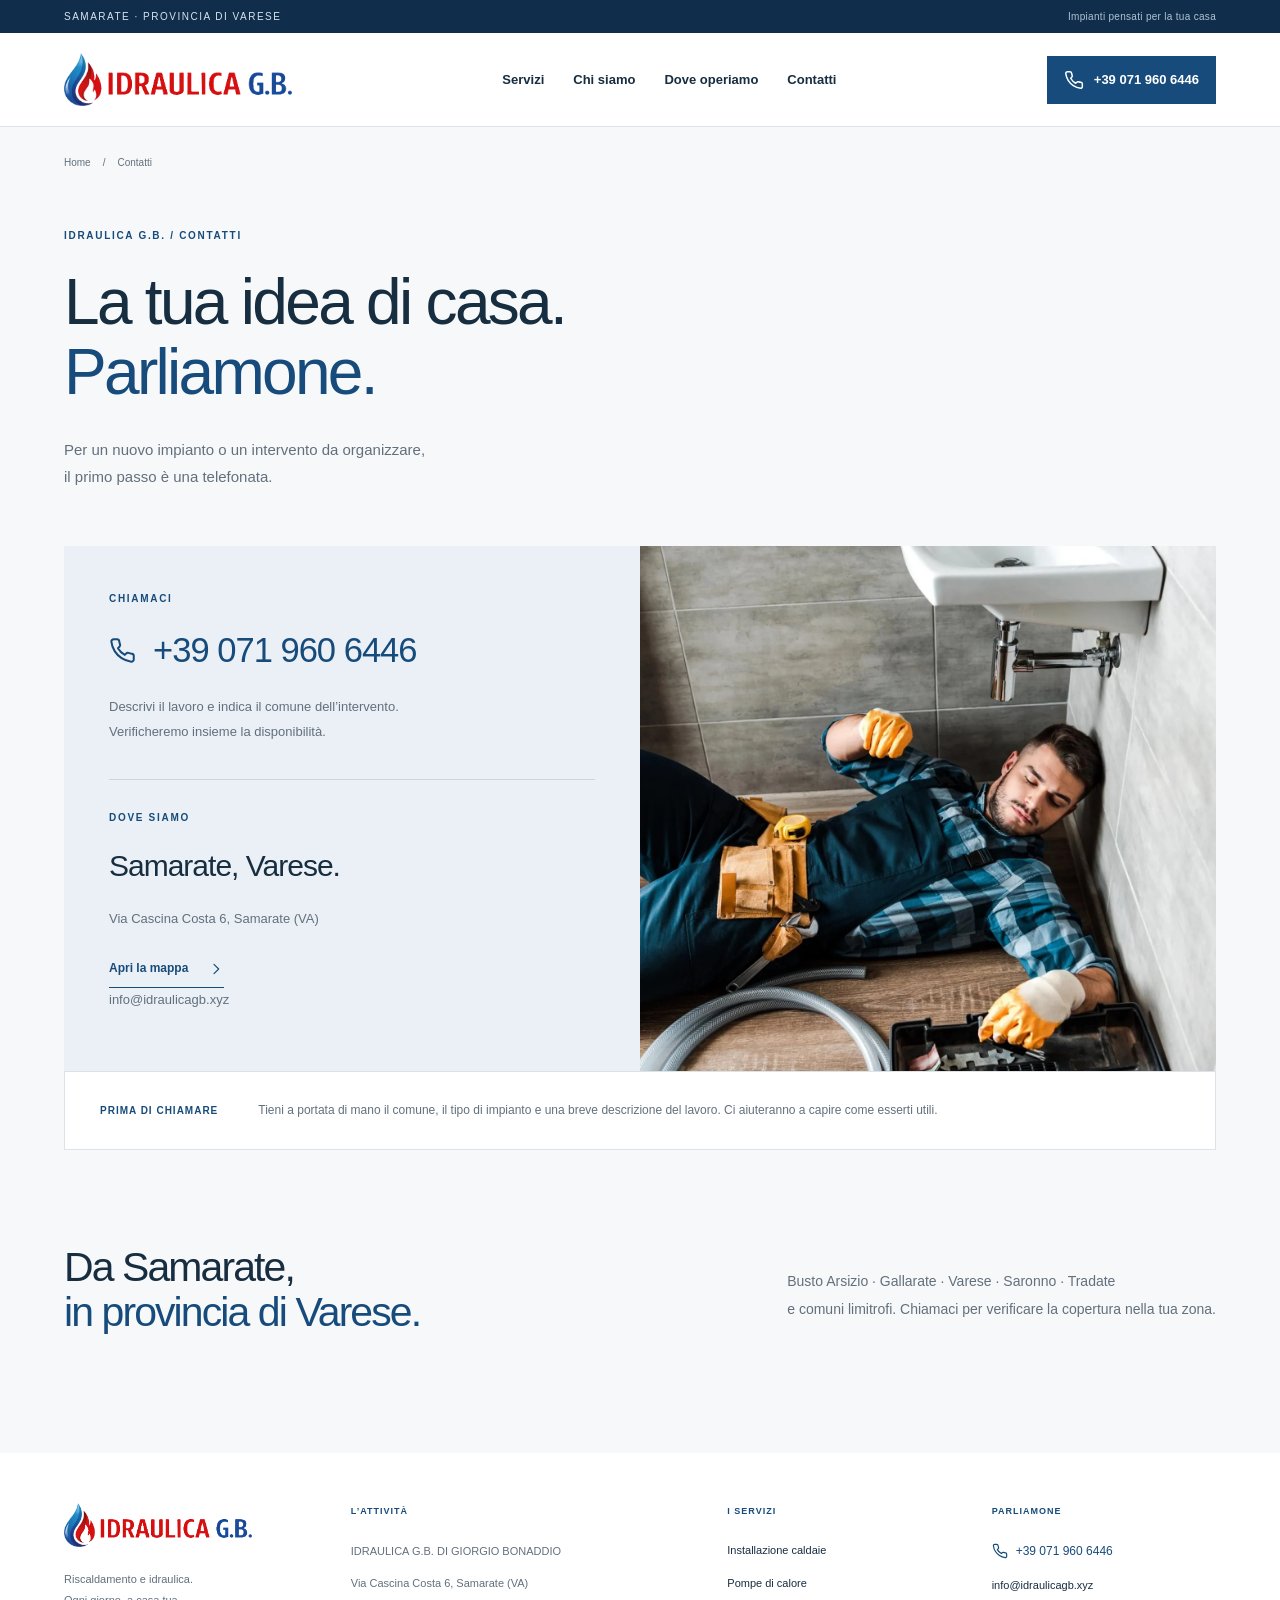
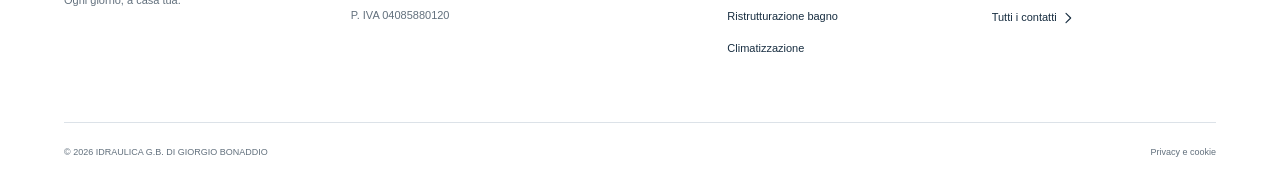
<file: contatti.html>
<!doctype html><html lang="it"><head><meta charset="utf-8"><meta name="viewport" content="width=device-width,initial-scale=1"><title>Contatti e telefono | Idraulica G.B. Samarate</title><meta name="theme-color" content="#164b7b"><link rel="stylesheet" href="style.css"><script defer src="script.js"></script><meta name="description" content="Contatta Idraulica G.B. di Giorgio Bonaddio: +39 071 960 6446. Via Cascina Costa 6, Samarate (VA). Informazioni sui servizi e disponibilità."><meta name="robots" content="index,follow,max-image-preview:large"><link rel="canonical" href="https://idraulicagb.xyz/contatti.html"><link rel="icon" href="favicon.ico" sizes="16x16 32x32 48x48"><link rel="icon" type="image/png" sizes="96x96" href="assets/favicon-96.png"><link rel="apple-touch-icon" sizes="180x180" href="assets/apple-touch-icon.png"><link rel="manifest" href="site.webmanifest"><meta property="og:title" content="Contatti e telefono | Idraulica G.B. Samarate"><meta property="og:description" content="Contatta Idraulica G.B. di Giorgio Bonaddio: +39 071 960 6446. Via Cascina Costa 6, Samarate (VA). Informazioni sui servizi e disponibilità."><meta property="og:type" content="website"><meta property="og:url" content="https://idraulicagb.xyz/contatti.html"><meta property="og:site_name" content="Idraulica G.B."><meta property="og:locale" content="it_IT"><meta property="og:image" content="https://idraulicagb.xyz/assets/hero-riscaldamento.webp"><meta property="og:image:alt" content="Idraulica G.B."><meta name="twitter:card" content="summary_large_image"><meta name="twitter:title" content="Contatti e telefono | Idraulica G.B. Samarate"><meta name="twitter:description" content="Contatta Idraulica G.B. di Giorgio Bonaddio: +39 071 960 6446. Via Cascina Costa 6, Samarate (VA). Informazioni sui servizi e disponibilità."><meta name="twitter:image" content="https://idraulicagb.xyz/assets/hero-riscaldamento.webp"><script type="application/ld+json" id="business-schema">{"@context":"https://schema.org","@graph":[{"@type":"Plumber","@id":"https://idraulicagb.xyz/#business","name":"IDRAULICA G.B. DI GIORGIO BONADDIO","url":"https://idraulicagb.xyz/","telephone":"+390719606446","email":"info@idraulicagb.xyz","logo":"https://idraulicagb.xyz/assets/logo.webp","image":"https://idraulicagb.xyz/assets/hero-riscaldamento.webp","address":{"@type":"PostalAddress","streetAddress":"Via Cascina Costa 6","addressLocality":"Samarate","addressRegion":"Lombardia","postalCode":"21017","addressCountry":"IT"},"areaServed":["Samarate","Provincia di Varese"],"vatID":"04085880120"},{"@type":"WebSite","@id":"https://idraulicagb.xyz/#website","url":"https://idraulicagb.xyz/","name":"Idraulica G.B.","inLanguage":"it-IT","publisher":{"@id":"https://idraulicagb.xyz/#business"}},{"@type":"WebPage","@id":"https://idraulicagb.xyz/contatti.html#webpage","url":"https://idraulicagb.xyz/contatti.html","name":"Contatti e telefono | Idraulica G.B. Samarate","description":"Contatta Idraulica G.B. di Giorgio Bonaddio: +39 071 960 6446. Via Cascina Costa 6, Samarate (VA). Informazioni sui servizi e disponibilità.","inLanguage":"it-IT","isPartOf":{"@id":"https://idraulicagb.xyz/#website"},"about":{"@id":"https://idraulicagb.xyz/#business"}},{"@type":"BreadcrumbList","itemListElement":[{"@type":"ListItem","position":1,"name":"Home","item":"https://idraulicagb.xyz/"},{"@type":"ListItem","position":2,"name":"Contatti e telefono","item":"https://idraulicagb.xyz/contatti.html"}]}]}</script></head><body data-page-title="Contatti"><a class="skip" href="#main">Vai al contenuto</a><div class="topbar"><span>SAMARATE · PROVINCIA DI VARESE</span><span>Impianti pensati per la tua casa</span></div><header><a class="logo" href="index.html" aria-label="Idraulica G.B. — Home"><img src="assets/logo.webp" alt="Idraulica G.B." width="651" height="152"></a><nav id="main-nav" aria-label="Navigazione principale"><a href="index.html#servizi">Servizi</a><a href="index.html#chi-siamo">Chi siamo</a><a href="index.html#territorio">Dove operiamo</a><a href="contatti.html">Contatti</a></nav><a class="header-call" data-call href="tel:+390719606446"><svg class="icon" width="20" height="20" viewBox="0 0 24 24" fill="none" stroke="currentColor" stroke-width="1.8" stroke-linecap="round" stroke-linejoin="round" aria-hidden="true"><path d="M22 16.9v3a2 2 0 0 1-2.2 2 19.8 19.8 0 0 1-8.6-3.1 19.5 19.5 0 0 1-6-6 19.8 19.8 0 0 1-3.1-8.7A2 2 0 0 1 4.1 2h3a2 2 0 0 1 2 1.7c.1 1 .3 1.9.7 2.8a2 2 0 0 1-.5 2.1L8 9.9a16 16 0 0 0 6 6l1.3-1.3a2 2 0 0 1 2.1-.5c.9.4 1.8.6 2.8.7a2 2 0 0 1 1.8 2.1z"/></svg><span><span data-company="phone">+39 071 960 6446</span></span></a><button class="menu-toggle" aria-controls="main-nav" aria-expanded="false" aria-label="Apri menu"><span></span><span></span></button></header><main id="main"><div class="breadcrumb wrap"><a href="index.html">Home</a><span>/</span><span>Contatti</span></div><section class="section wrap contact-intro"><p class="eyebrow">IDRAULICA G.B. / CONTATTI</p><h1>La tua idea di casa.<br><em>Parliamone.</em></h1><p class="lead">Per un nuovo impianto o un intervento da organizzare,<br>il primo passo è una telefonata.</p></section><section class="contact-layout wrap"><div class="contact-panel"><p class="eyebrow">CHIAMACI</p><a class="contact-number" data-call href="tel:+390719606446"><svg class="icon" width="20" height="20" viewBox="0 0 24 24" fill="none" stroke="currentColor" stroke-width="1.8" stroke-linecap="round" stroke-linejoin="round" aria-hidden="true"><path d="M22 16.9v3a2 2 0 0 1-2.2 2 19.8 19.8 0 0 1-8.6-3.1 19.5 19.5 0 0 1-6-6 19.8 19.8 0 0 1-3.1-8.7A2 2 0 0 1 4.1 2h3a2 2 0 0 1 2 1.7c.1 1 .3 1.9.7 2.8a2 2 0 0 1-.5 2.1L8 9.9a16 16 0 0 0 6 6l1.3-1.3a2 2 0 0 1 2.1-.5c.9.4 1.8.6 2.8.7a2 2 0 0 1 1.8 2.1z"/></svg><span data-company="phone">+39 071 960 6446</span></a><p>Descrivi il lavoro e indica il comune dell’intervento.<br>Verificheremo insieme la disponibilità.</p><div class="contact-address"><p class="eyebrow">DOVE SIAMO</p><h2>Samarate, Varese.</h2><p data-company="address">Via Cascina Costa 6, Samarate (VA)</p><a class="underline-link" data-map href="https://www.google.com/maps/search/?api=1&query=Via+Cascina+Costa+6+Samarate" target="_blank" rel="noopener noreferrer">Apri la mappa <span aria-hidden="true"><svg class="link-chevron" width="16" height="16" viewBox="0 0 24 24" fill="none" stroke="currentColor" stroke-width="1.7" stroke-linecap="round" stroke-linejoin="round" aria-hidden="true"><path d="m9 5 7 7-7 7"/></svg></span></a></div><p class="email-row" hidden><a data-email href="#">Email</a></p></div><img src="assets/idraulico.webp" alt="Intervento idraulico sotto un lavabo" width="1920" height="1280"><div class="contact-tip"><span>PRIMA DI CHIAMARE</span><p>Tieni a portata di mano il comune, il tipo di impianto e una breve descrizione del lavoro. Ci aiuteranno a capire come esserti utili.</p></div></section><section class="wrap section contact-area"><h2>Da Samarate,<br><em>in provincia di Varese.</em></h2><p>Busto Arsizio · Gallarate · Varese · Saronno · Tradate<br>e comuni limitrofi. Chiamaci per verificare la copertura nella tua zona.</p></section></main><footer><div class="footer-top wrap"><div><a class="logo" href="index.html"><img src="assets/logo.webp" alt="Idraulica G.B." width="651" height="152" loading="lazy"></a><p>Riscaldamento e idraulica.<br>Ogni giorno, a casa tua.</p></div><div><p class="footer-heading">L’ATTIVITÀ</p><p data-company="name">IDRAULICA G.B. DI GIORGIO BONADDIO</p><p data-company="address">Via Cascina Costa 6, Samarate (VA)</p><p>P. IVA <span data-company="vat">04085880120</span></p></div><div><p class="footer-heading">I SERVIZI</p><a href="installazione-caldaie.html">Installazione caldaie</a><a href="pompe-di-calore.html">Pompe di calore</a><a href="ristrutturazione-bagno.html">Ristrutturazione bagno</a><a href="climatizzazione.html">Climatizzazione</a></div><div><p class="footer-heading">PARLIAMONE</p><a class="footer-phone" data-call href="tel:+390719606446"><svg class="icon" width="20" height="20" viewBox="0 0 24 24" fill="none" stroke="currentColor" stroke-width="1.8" stroke-linecap="round" stroke-linejoin="round" aria-hidden="true"><path d="M22 16.9v3a2 2 0 0 1-2.2 2 19.8 19.8 0 0 1-8.6-3.1 19.5 19.5 0 0 1-6-6 19.8 19.8 0 0 1-3.1-8.7A2 2 0 0 1 4.1 2h3a2 2 0 0 1 2 1.7c.1 1 .3 1.9.7 2.8a2 2 0 0 1-.5 2.1L8 9.9a16 16 0 0 0 6 6l1.3-1.3a2 2 0 0 1 2.1-.5c.9.4 1.8.6 2.8.7a2 2 0 0 1 1.8 2.1z"/></svg><span><span data-company="phone">+39 071 960 6446</span></span></a><a data-email hidden href="#">Email</a><a href="contatti.html">Tutti i contatti <span aria-hidden="true"><svg class="link-chevron" width="16" height="16" viewBox="0 0 24 24" fill="none" stroke="currentColor" stroke-width="1.7" stroke-linecap="round" stroke-linejoin="round" aria-hidden="true"><path d="m9 5 7 7-7 7"/></svg></span></a></div></div><div class="footer-bottom wrap"><span>© <span data-year>2026</span> <span data-company="name">IDRAULICA G.B. DI GIORGIO BONADDIO</span></span><a href="privacy.html">Privacy e cookie</a></div></footer><a class="mobile-call" data-call href="tel:+390719606446"><svg class="icon" width="20" height="20" viewBox="0 0 24 24" fill="none" stroke="currentColor" stroke-width="1.8" stroke-linecap="round" stroke-linejoin="round" aria-hidden="true"><path d="M22 16.9v3a2 2 0 0 1-2.2 2 19.8 19.8 0 0 1-8.6-3.1 19.5 19.5 0 0 1-6-6 19.8 19.8 0 0 1-3.1-8.7A2 2 0 0 1 4.1 2h3a2 2 0 0 1 2 1.7c.1 1 .3 1.9.7 2.8a2 2 0 0 1-.5 2.1L8 9.9a16 16 0 0 0 6 6l1.3-1.3a2 2 0 0 1 2.1-.5c.9.4 1.8.6 2.8.7a2 2 0 0 1 1.8 2.1z"/></svg><span>Chiama ora</span><strong><span data-company="phone">+39 071 960 6446</span></strong></a></body></html>
</file>
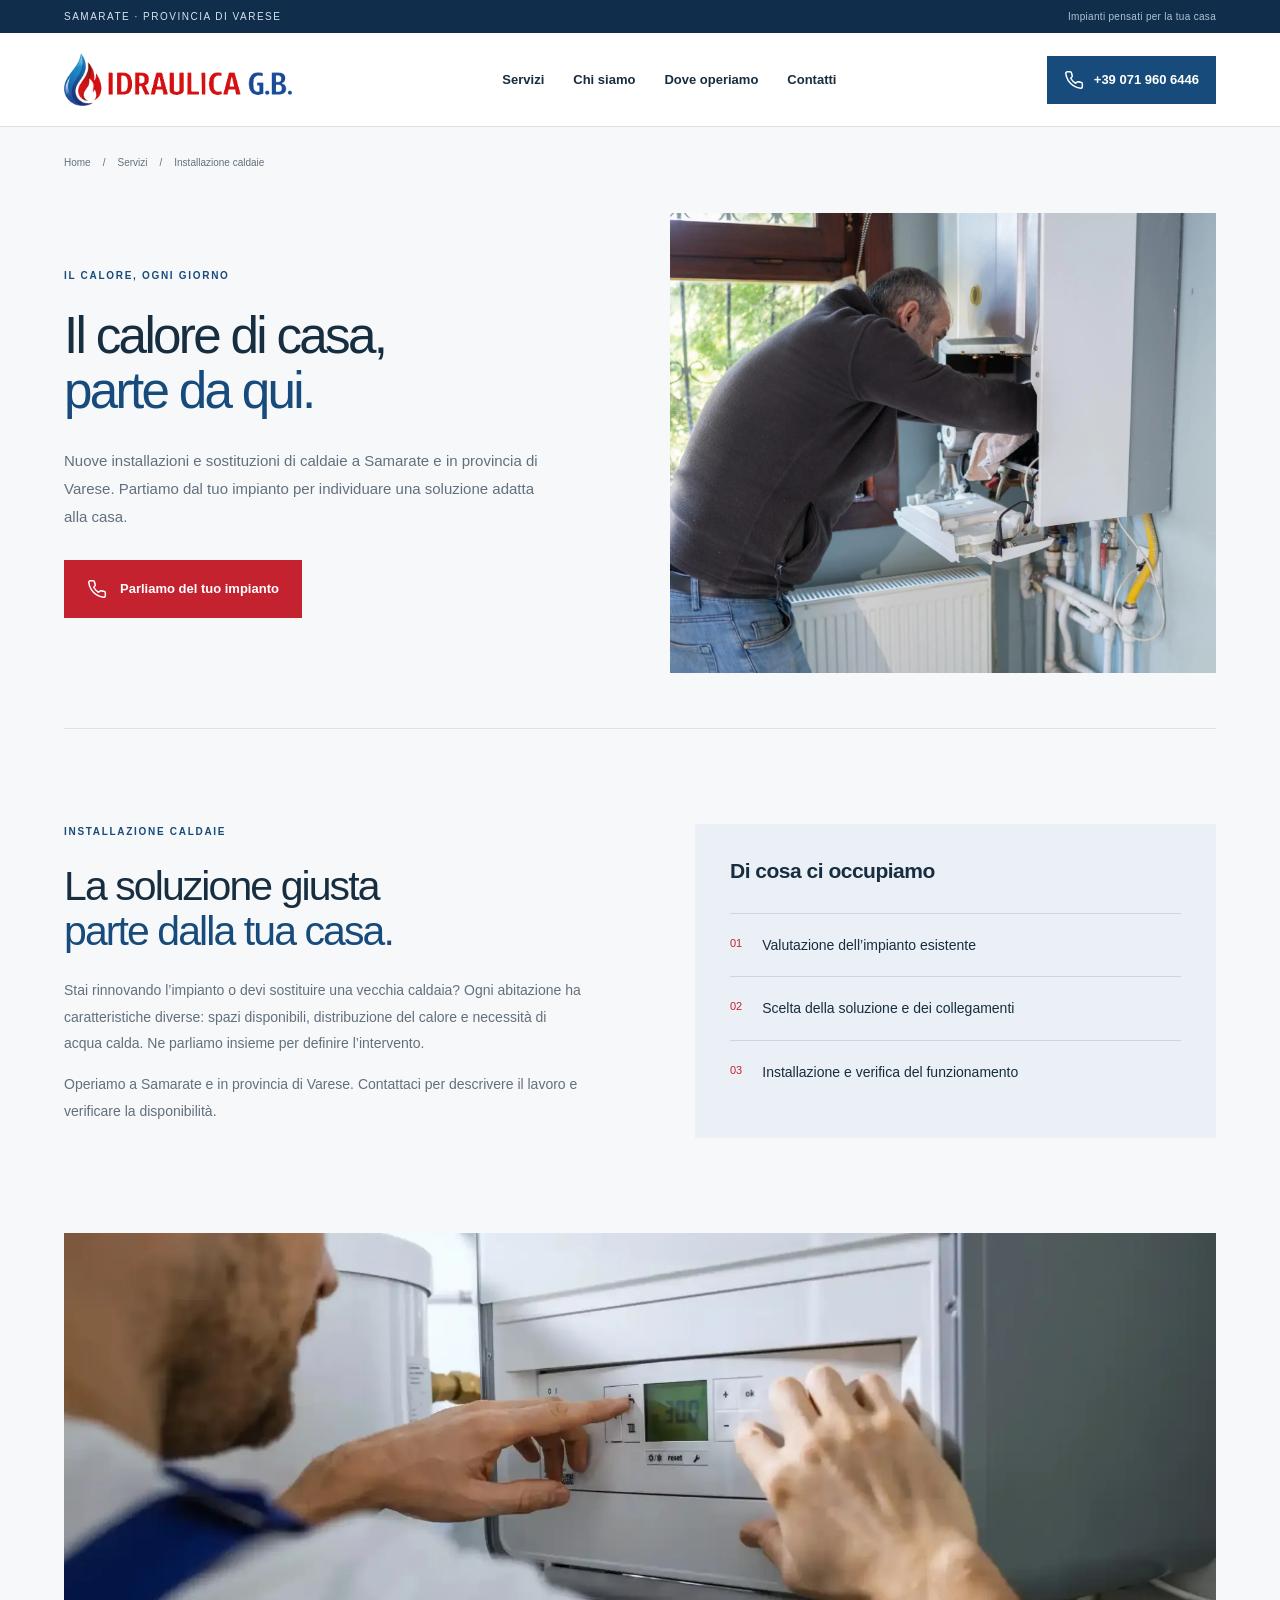
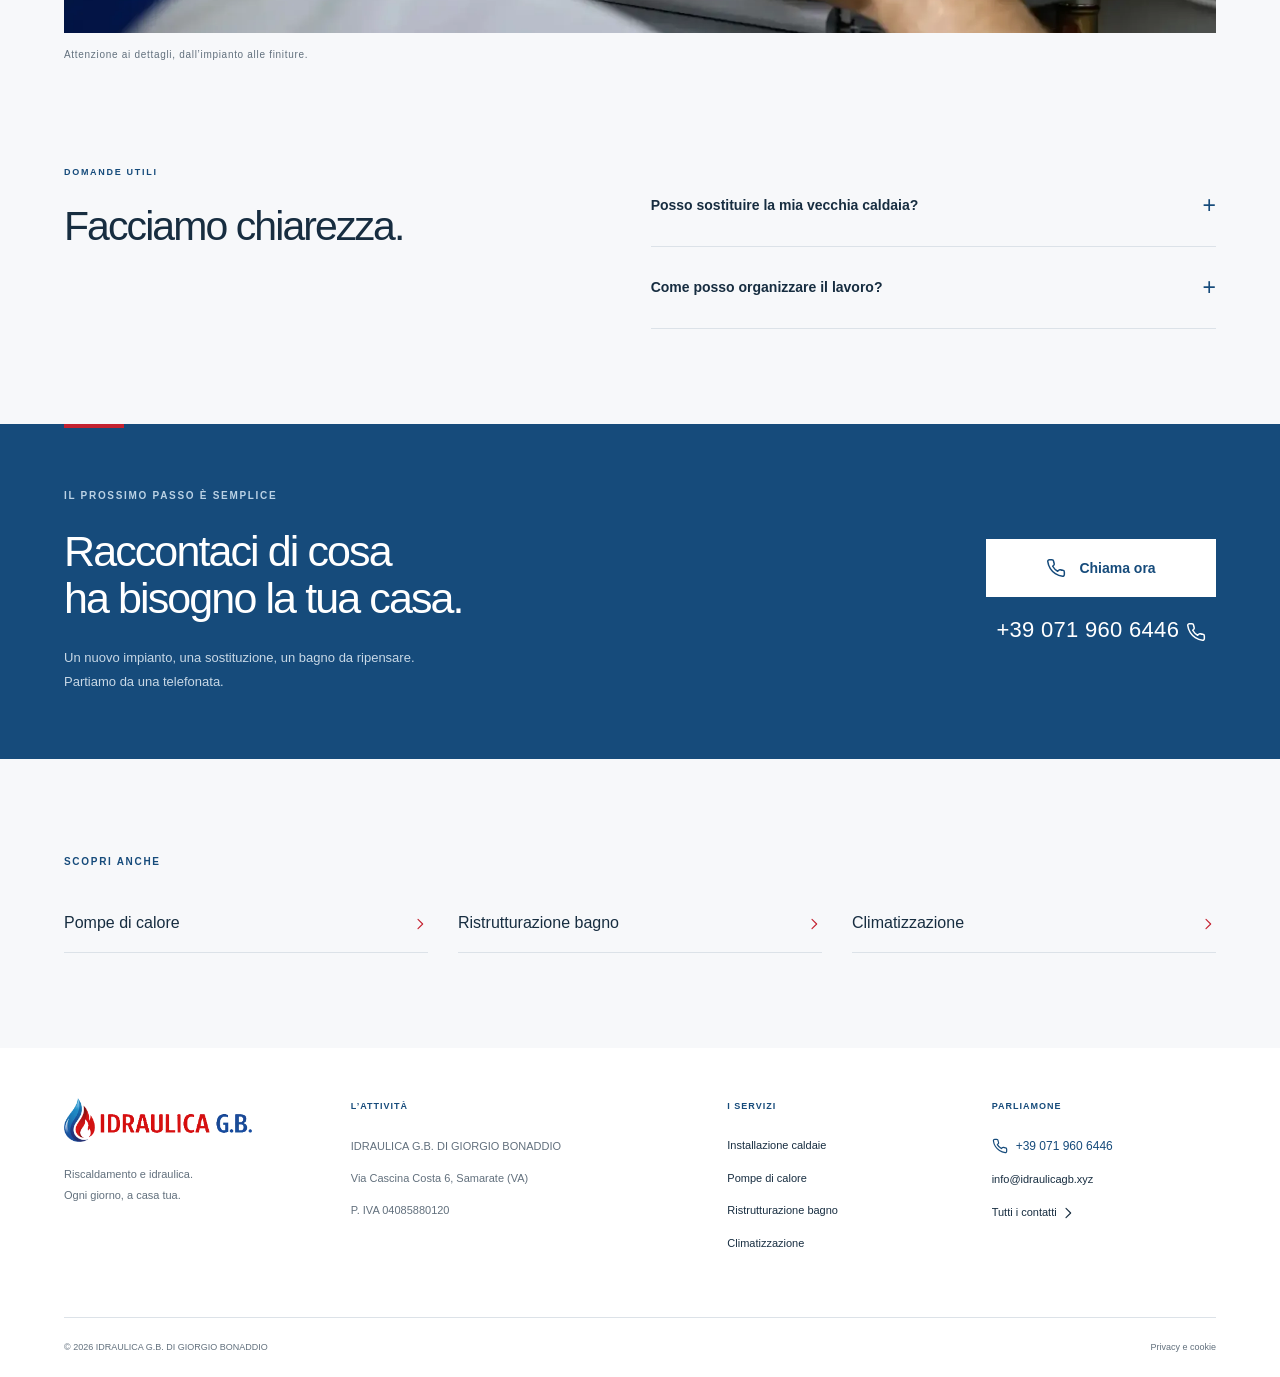
<file: installazione-caldaie.html>
<!doctype html><html lang="it"><head><meta charset="utf-8"><meta name="viewport" content="width=device-width,initial-scale=1"><title>Installazione caldaie a Samarate | Idraulica G.B.</title><meta name="theme-color" content="#164b7b"><link rel="stylesheet" href="style.css"><script defer src="script.js"></script><meta name="description" content="Installazione e sostituzione caldaie a Samarate e in provincia di Varese. Contatta Idraulica G.B. per valutare il tuo impianto e concordare un intervento."><meta name="robots" content="index,follow,max-image-preview:large"><link rel="canonical" href="https://idraulicagb.xyz/installazione-caldaie.html"><link rel="icon" href="favicon.ico" sizes="16x16 32x32 48x48"><link rel="icon" type="image/png" sizes="96x96" href="assets/favicon-96.png"><link rel="apple-touch-icon" sizes="180x180" href="assets/apple-touch-icon.png"><link rel="manifest" href="site.webmanifest"><meta property="og:title" content="Installazione caldaie a Samarate | Idraulica G.B."><meta property="og:description" content="Installazione e sostituzione caldaie a Samarate e in provincia di Varese. Contatta Idraulica G.B. per valutare il tuo impianto e concordare un intervento."><meta property="og:type" content="website"><meta property="og:url" content="https://idraulicagb.xyz/installazione-caldaie.html"><meta property="og:site_name" content="Idraulica G.B."><meta property="og:locale" content="it_IT"><meta property="og:image" content="https://idraulicagb.xyz/assets/hero-riscaldamento.webp"><meta property="og:image:alt" content="Idraulica G.B."><meta name="twitter:card" content="summary_large_image"><meta name="twitter:title" content="Installazione caldaie a Samarate | Idraulica G.B."><meta name="twitter:description" content="Installazione e sostituzione caldaie a Samarate e in provincia di Varese. Contatta Idraulica G.B. per valutare il tuo impianto e concordare un intervento."><meta name="twitter:image" content="https://idraulicagb.xyz/assets/hero-riscaldamento.webp"><script type="application/ld+json" id="business-schema">{"@context":"https://schema.org","@graph":[{"@type":"Plumber","@id":"https://idraulicagb.xyz/#business","name":"IDRAULICA G.B. DI GIORGIO BONADDIO","url":"https://idraulicagb.xyz/","telephone":"+390719606446","email":"info@idraulicagb.xyz","logo":"https://idraulicagb.xyz/assets/logo.webp","image":"https://idraulicagb.xyz/assets/hero-riscaldamento.webp","address":{"@type":"PostalAddress","streetAddress":"Via Cascina Costa 6","addressLocality":"Samarate","addressRegion":"Lombardia","postalCode":"21017","addressCountry":"IT"},"areaServed":["Samarate","Provincia di Varese"],"vatID":"04085880120"},{"@type":"WebSite","@id":"https://idraulicagb.xyz/#website","url":"https://idraulicagb.xyz/","name":"Idraulica G.B.","inLanguage":"it-IT","publisher":{"@id":"https://idraulicagb.xyz/#business"}},{"@type":"WebPage","@id":"https://idraulicagb.xyz/installazione-caldaie.html#webpage","url":"https://idraulicagb.xyz/installazione-caldaie.html","name":"Installazione caldaie a Samarate | Idraulica G.B.","description":"Installazione e sostituzione caldaie a Samarate e in provincia di Varese. Contatta Idraulica G.B. per valutare il tuo impianto e concordare un intervento.","inLanguage":"it-IT","isPartOf":{"@id":"https://idraulicagb.xyz/#website"},"about":{"@id":"https://idraulicagb.xyz/#business"}},{"@type":"Service","name":"Installazione caldaie","description":"Installazione e sostituzione caldaie a Samarate e in provincia di Varese. Contatta Idraulica G.B. per valutare il tuo impianto e concordare un intervento.","url":"https://idraulicagb.xyz/installazione-caldaie.html","provider":{"@id":"https://idraulicagb.xyz/#business"},"areaServed":["Samarate","Provincia di Varese"]},{"@type":"BreadcrumbList","itemListElement":[{"@type":"ListItem","position":1,"name":"Home","item":"https://idraulicagb.xyz/"},{"@type":"ListItem","position":2,"name":"Installazione caldaie a Samarate","item":"https://idraulicagb.xyz/installazione-caldaie.html"}]}]}</script></head><body data-page-title="Installazione caldaie a Samarate"><a class="skip" href="#main">Vai al contenuto</a><div class="topbar"><span>SAMARATE · PROVINCIA DI VARESE</span><span>Impianti pensati per la tua casa</span></div><header><a class="logo" href="index.html" aria-label="Idraulica G.B. — Home"><img src="assets/logo.webp" alt="Idraulica G.B." width="651" height="152"></a><nav id="main-nav" aria-label="Navigazione principale"><a href="index.html#servizi">Servizi</a><a href="index.html#chi-siamo">Chi siamo</a><a href="index.html#territorio">Dove operiamo</a><a href="contatti.html">Contatti</a></nav><a class="header-call" data-call href="tel:+390719606446"><svg class="icon" width="20" height="20" viewBox="0 0 24 24" fill="none" stroke="currentColor" stroke-width="1.8" stroke-linecap="round" stroke-linejoin="round" aria-hidden="true"><path d="M22 16.9v3a2 2 0 0 1-2.2 2 19.8 19.8 0 0 1-8.6-3.1 19.5 19.5 0 0 1-6-6 19.8 19.8 0 0 1-3.1-8.7A2 2 0 0 1 4.1 2h3a2 2 0 0 1 2 1.7c.1 1 .3 1.9.7 2.8a2 2 0 0 1-.5 2.1L8 9.9a16 16 0 0 0 6 6l1.3-1.3a2 2 0 0 1 2.1-.5c.9.4 1.8.6 2.8.7a2 2 0 0 1 1.8 2.1z"/></svg><span><span data-company="phone">+39 071 960 6446</span></span></a><button class="menu-toggle" aria-controls="main-nav" aria-expanded="false" aria-label="Apri menu"><span></span><span></span></button></header><main id="main"><div class="breadcrumb wrap"><a href="index.html">Home</a><span>/</span><a href="index.html#servizi">Servizi</a><span>/</span><span>Installazione caldaie</span></div><section class="service-hero wrap"><div><p class="eyebrow">IL CALORE, OGNI GIORNO</p><h1>Il calore di casa,<br><em>parte da qui.</em></h1><p class="lead">Nuove installazioni e sostituzioni di caldaie a Samarate e in provincia di Varese. Partiamo dal tuo impianto per individuare una soluzione adatta alla casa.</p><a class="btn" data-call href="tel:+390719606446"><svg class="icon" width="20" height="20" viewBox="0 0 24 24" fill="none" stroke="currentColor" stroke-width="1.8" stroke-linecap="round" stroke-linejoin="round" aria-hidden="true"><path d="M22 16.9v3a2 2 0 0 1-2.2 2 19.8 19.8 0 0 1-8.6-3.1 19.5 19.5 0 0 1-6-6 19.8 19.8 0 0 1-3.1-8.7A2 2 0 0 1 4.1 2h3a2 2 0 0 1 2 1.7c.1 1 .3 1.9.7 2.8a2 2 0 0 1-.5 2.1L8 9.9a16 16 0 0 0 6 6l1.3-1.3a2 2 0 0 1 2.1-.5c.9.4 1.8.6 2.8.7a2 2 0 0 1 1.8 2.1z"/></svg><span>Parliamo del tuo impianto</span></a></div><img src="assets/caldaia.webp" alt="Intervento tecnico su una caldaia domestica" width="1920" height="1280" fetchpriority="high"></section><section class="section wrap detail-content"><div><p class="eyebrow">INSTALLAZIONE CALDAIE</p><h2>La soluzione giusta<br><em>parte dalla tua casa.</em></h2><p>Stai rinnovando l’impianto o devi sostituire una vecchia caldaia? Ogni abitazione ha caratteristiche diverse: spazi disponibili, distribuzione del calore e necessità di acqua calda. Ne parliamo insieme per definire l’intervento.</p><p>Operiamo a Samarate e in provincia di Varese. Contattaci per descrivere il lavoro e verificare la disponibilità.</p></div><div class="included"><h3>Di cosa ci occupiamo</h3><div><span>01</span><p>Valutazione dell’impianto esistente</p></div><div><span>02</span><p>Scelta della soluzione e dei collegamenti</p></div><div><span>03</span><p>Installazione e verifica del funzionamento</p></div></div></section><section class="detail-photo wrap"><img src="assets/regolazione-caldaia.webp" alt="Regolazione dei comandi di una caldaia" width="1920" height="1000" loading="lazy"><p>Attenzione ai dettagli, dall’impianto alle finiture.</p></section><section class="section wrap faq"><div><p class="eyebrow">DOMANDE UTILI</p><h2>Facciamo chiarezza.</h2></div><div><details><summary>Posso sostituire la mia vecchia caldaia?<span aria-hidden="true">+</span></summary><p>Sì, ci occupiamo anche di sostituzioni. Chiamaci per descrivere il tuo impianto e concordare una valutazione.</p></details><details><summary>Come posso organizzare il lavoro?<span aria-hidden="true">+</span></summary><p>Chiamaci e indica il comune, il tipo di impianto e il lavoro che vorresti realizzare. Definiremo insieme come procedere.</p></details></div></section><section class="cta"><div class="wrap cta-inner"><div><p class="eyebrow">IL PROSSIMO PASSO È SEMPLICE</p><h2>Raccontaci di cosa<br>ha bisogno la tua casa.</h2><p>Un nuovo impianto, una sostituzione, un bagno da ripensare.<br>Partiamo da una telefonata.</p></div><div><a class="btn btn-white" data-call href="tel:+390719606446"><svg class="icon" width="20" height="20" viewBox="0 0 24 24" fill="none" stroke="currentColor" stroke-width="1.8" stroke-linecap="round" stroke-linejoin="round" aria-hidden="true"><path d="M22 16.9v3a2 2 0 0 1-2.2 2 19.8 19.8 0 0 1-8.6-3.1 19.5 19.5 0 0 1-6-6 19.8 19.8 0 0 1-3.1-8.7A2 2 0 0 1 4.1 2h3a2 2 0 0 1 2 1.7c.1 1 .3 1.9.7 2.8a2 2 0 0 1-.5 2.1L8 9.9a16 16 0 0 0 6 6l1.3-1.3a2 2 0 0 1 2.1-.5c.9.4 1.8.6 2.8.7a2 2 0 0 1 1.8 2.1z"/></svg><span>Chiama ora</span></a><a class="cta-number" data-call href="tel:+390719606446"><span data-company="phone">+39 071 960 6446</span> <svg class="icon" width="20" height="20" viewBox="0 0 24 24" fill="none" stroke="currentColor" stroke-width="1.8" stroke-linecap="round" stroke-linejoin="round" aria-hidden="true"><path d="M22 16.9v3a2 2 0 0 1-2.2 2 19.8 19.8 0 0 1-8.6-3.1 19.5 19.5 0 0 1-6-6 19.8 19.8 0 0 1-3.1-8.7A2 2 0 0 1 4.1 2h3a2 2 0 0 1 2 1.7c.1 1 .3 1.9.7 2.8a2 2 0 0 1-.5 2.1L8 9.9a16 16 0 0 0 6 6l1.3-1.3a2 2 0 0 1 2.1-.5c.9.4 1.8.6 2.8.7a2 2 0 0 1 1.8 2.1z"/></svg></a></div></div></section><section class="section wrap related"><p class="eyebrow">SCOPRI ANCHE</p><div><a href="pompe-di-calore.html">Pompe di calore <span aria-hidden="true"><svg class="link-chevron" width="16" height="16" viewBox="0 0 24 24" fill="none" stroke="currentColor" stroke-width="1.7" stroke-linecap="round" stroke-linejoin="round" aria-hidden="true"><path d="m9 5 7 7-7 7"/></svg></span></a><a href="ristrutturazione-bagno.html">Ristrutturazione bagno <span aria-hidden="true"><svg class="link-chevron" width="16" height="16" viewBox="0 0 24 24" fill="none" stroke="currentColor" stroke-width="1.7" stroke-linecap="round" stroke-linejoin="round" aria-hidden="true"><path d="m9 5 7 7-7 7"/></svg></span></a><a href="climatizzazione.html">Climatizzazione <span aria-hidden="true"><svg class="link-chevron" width="16" height="16" viewBox="0 0 24 24" fill="none" stroke="currentColor" stroke-width="1.7" stroke-linecap="round" stroke-linejoin="round" aria-hidden="true"><path d="m9 5 7 7-7 7"/></svg></span></a></div></section></main><footer><div class="footer-top wrap"><div><a class="logo" href="index.html"><img src="assets/logo.webp" alt="Idraulica G.B." width="651" height="152" loading="lazy"></a><p>Riscaldamento e idraulica.<br>Ogni giorno, a casa tua.</p></div><div><p class="footer-heading">L’ATTIVITÀ</p><p data-company="name">IDRAULICA G.B. DI GIORGIO BONADDIO</p><p data-company="address">Via Cascina Costa 6, Samarate (VA)</p><p>P. IVA <span data-company="vat">04085880120</span></p></div><div><p class="footer-heading">I SERVIZI</p><a href="installazione-caldaie.html">Installazione caldaie</a><a href="pompe-di-calore.html">Pompe di calore</a><a href="ristrutturazione-bagno.html">Ristrutturazione bagno</a><a href="climatizzazione.html">Climatizzazione</a></div><div><p class="footer-heading">PARLIAMONE</p><a class="footer-phone" data-call href="tel:+390719606446"><svg class="icon" width="20" height="20" viewBox="0 0 24 24" fill="none" stroke="currentColor" stroke-width="1.8" stroke-linecap="round" stroke-linejoin="round" aria-hidden="true"><path d="M22 16.9v3a2 2 0 0 1-2.2 2 19.8 19.8 0 0 1-8.6-3.1 19.5 19.5 0 0 1-6-6 19.8 19.8 0 0 1-3.1-8.7A2 2 0 0 1 4.1 2h3a2 2 0 0 1 2 1.7c.1 1 .3 1.9.7 2.8a2 2 0 0 1-.5 2.1L8 9.9a16 16 0 0 0 6 6l1.3-1.3a2 2 0 0 1 2.1-.5c.9.4 1.8.6 2.8.7a2 2 0 0 1 1.8 2.1z"/></svg><span><span data-company="phone">+39 071 960 6446</span></span></a><a data-email hidden href="#">Email</a><a href="contatti.html">Tutti i contatti <span aria-hidden="true"><svg class="link-chevron" width="16" height="16" viewBox="0 0 24 24" fill="none" stroke="currentColor" stroke-width="1.7" stroke-linecap="round" stroke-linejoin="round" aria-hidden="true"><path d="m9 5 7 7-7 7"/></svg></span></a></div></div><div class="footer-bottom wrap"><span>© <span data-year>2026</span> <span data-company="name">IDRAULICA G.B. DI GIORGIO BONADDIO</span></span><a href="privacy.html">Privacy e cookie</a></div></footer><a class="mobile-call" data-call href="tel:+390719606446"><svg class="icon" width="20" height="20" viewBox="0 0 24 24" fill="none" stroke="currentColor" stroke-width="1.8" stroke-linecap="round" stroke-linejoin="round" aria-hidden="true"><path d="M22 16.9v3a2 2 0 0 1-2.2 2 19.8 19.8 0 0 1-8.6-3.1 19.5 19.5 0 0 1-6-6 19.8 19.8 0 0 1-3.1-8.7A2 2 0 0 1 4.1 2h3a2 2 0 0 1 2 1.7c.1 1 .3 1.9.7 2.8a2 2 0 0 1-.5 2.1L8 9.9a16 16 0 0 0 6 6l1.3-1.3a2 2 0 0 1 2.1-.5c.9.4 1.8.6 2.8.7a2 2 0 0 1 1.8 2.1z"/></svg><span>Chiama ora</span><strong><span data-company="phone">+39 071 960 6446</span></strong></a></body></html>
</file>
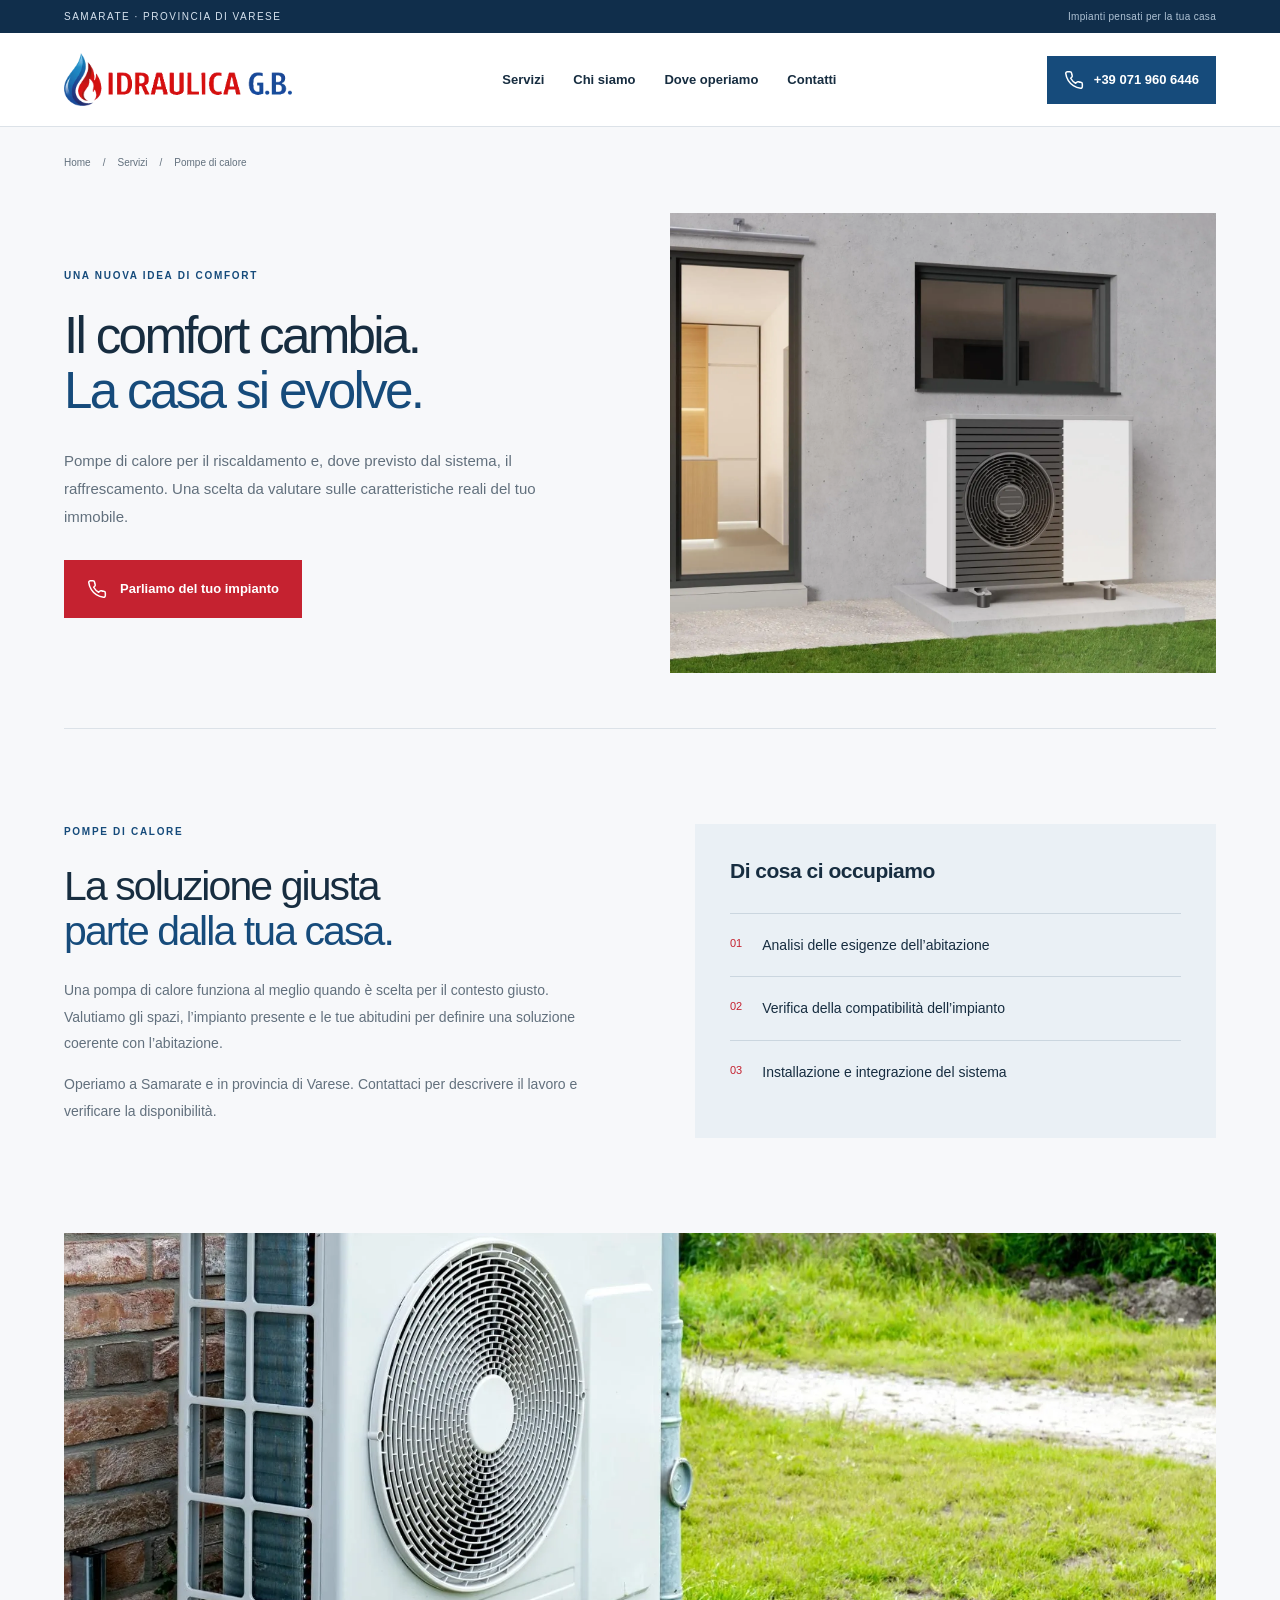
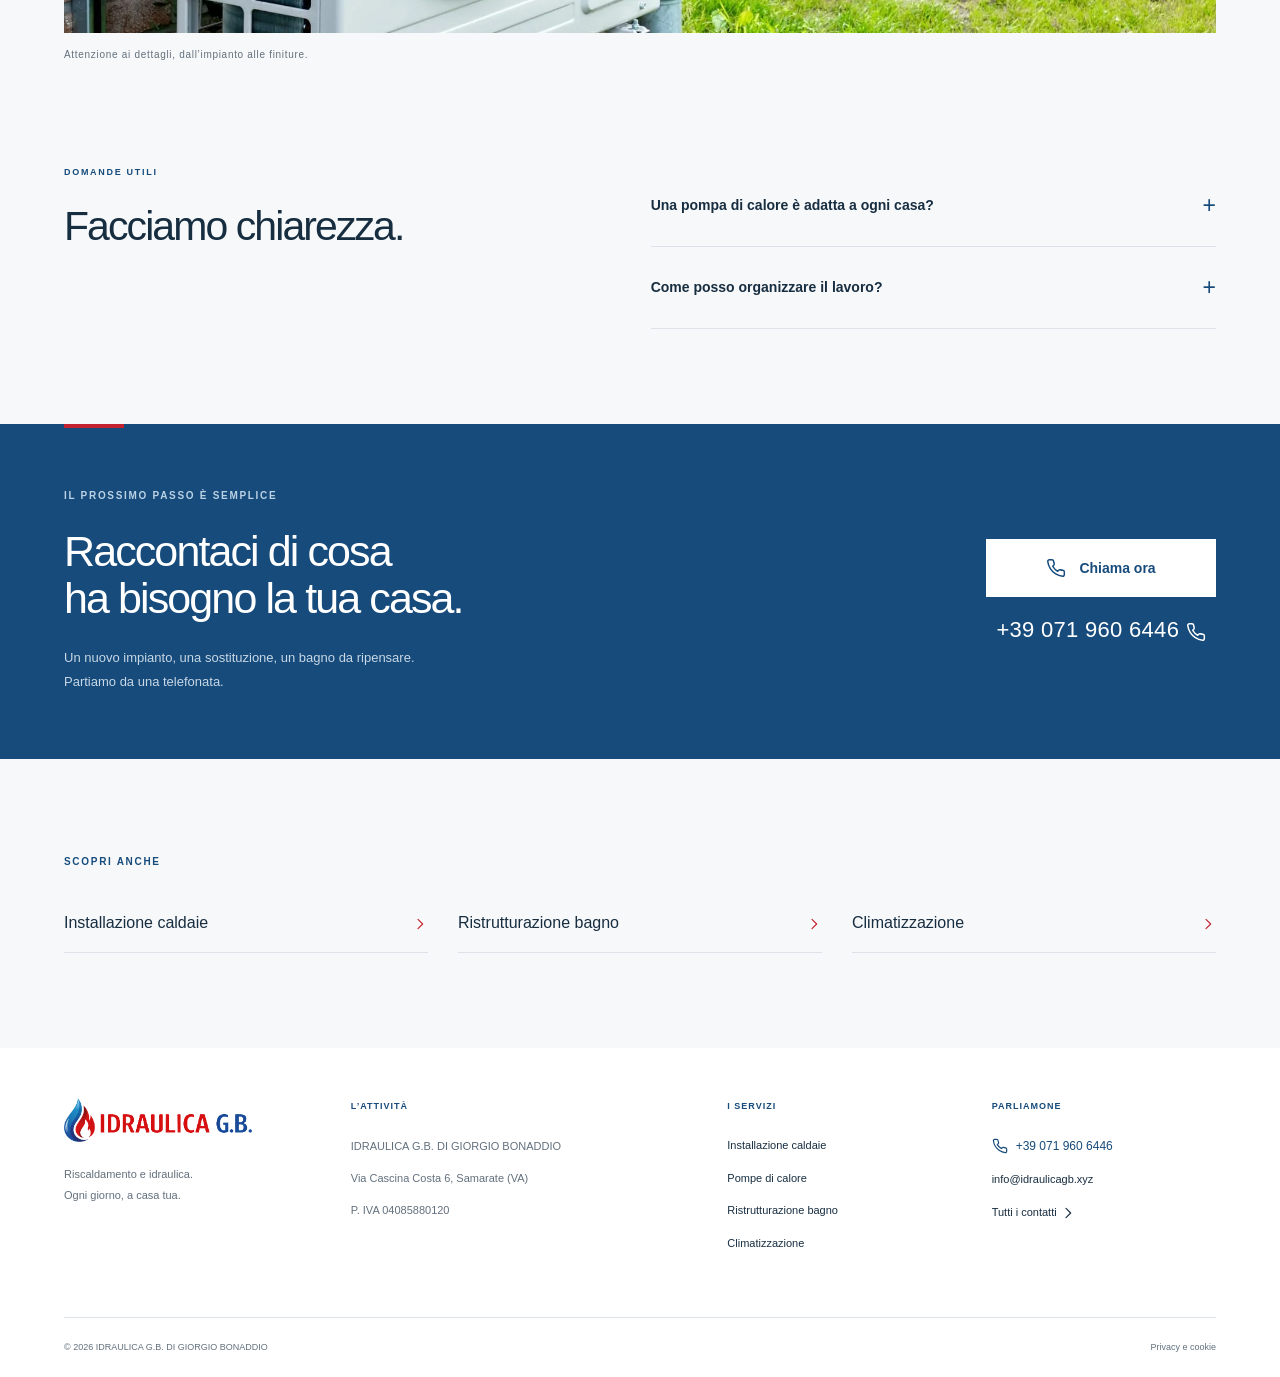
<file: pompe-di-calore.html>
<!doctype html><html lang="it"><head><meta charset="utf-8"><meta name="viewport" content="width=device-width,initial-scale=1"><title>Pompe di calore a Samarate e Varese | Idraulica G.B.</title><meta name="theme-color" content="#164b7b"><link rel="stylesheet" href="style.css"><script defer src="script.js"></script><meta name="description" content="Installazione pompe di calore a Samarate e in provincia di Varese. Valutazione della compatibilità con il tuo immobile e il tuo impianto. Chiamaci."><meta name="robots" content="index,follow,max-image-preview:large"><link rel="canonical" href="https://idraulicagb.xyz/pompe-di-calore.html"><link rel="icon" href="favicon.ico" sizes="16x16 32x32 48x48"><link rel="icon" type="image/png" sizes="96x96" href="assets/favicon-96.png"><link rel="apple-touch-icon" sizes="180x180" href="assets/apple-touch-icon.png"><link rel="manifest" href="site.webmanifest"><meta property="og:title" content="Pompe di calore a Samarate e Varese | Idraulica G.B."><meta property="og:description" content="Installazione pompe di calore a Samarate e in provincia di Varese. Valutazione della compatibilità con il tuo immobile e il tuo impianto. Chiamaci."><meta property="og:type" content="website"><meta property="og:url" content="https://idraulicagb.xyz/pompe-di-calore.html"><meta property="og:site_name" content="Idraulica G.B."><meta property="og:locale" content="it_IT"><meta property="og:image" content="https://idraulicagb.xyz/assets/hero-riscaldamento.webp"><meta property="og:image:alt" content="Idraulica G.B."><meta name="twitter:card" content="summary_large_image"><meta name="twitter:title" content="Pompe di calore a Samarate e Varese | Idraulica G.B."><meta name="twitter:description" content="Installazione pompe di calore a Samarate e in provincia di Varese. Valutazione della compatibilità con il tuo immobile e il tuo impianto. Chiamaci."><meta name="twitter:image" content="https://idraulicagb.xyz/assets/hero-riscaldamento.webp"><script type="application/ld+json" id="business-schema">{"@context":"https://schema.org","@graph":[{"@type":"Plumber","@id":"https://idraulicagb.xyz/#business","name":"IDRAULICA G.B. DI GIORGIO BONADDIO","url":"https://idraulicagb.xyz/","telephone":"+390719606446","email":"info@idraulicagb.xyz","logo":"https://idraulicagb.xyz/assets/logo.webp","image":"https://idraulicagb.xyz/assets/hero-riscaldamento.webp","address":{"@type":"PostalAddress","streetAddress":"Via Cascina Costa 6","addressLocality":"Samarate","addressRegion":"Lombardia","postalCode":"21017","addressCountry":"IT"},"areaServed":["Samarate","Provincia di Varese"],"vatID":"04085880120"},{"@type":"WebSite","@id":"https://idraulicagb.xyz/#website","url":"https://idraulicagb.xyz/","name":"Idraulica G.B.","inLanguage":"it-IT","publisher":{"@id":"https://idraulicagb.xyz/#business"}},{"@type":"WebPage","@id":"https://idraulicagb.xyz/pompe-di-calore.html#webpage","url":"https://idraulicagb.xyz/pompe-di-calore.html","name":"Pompe di calore a Samarate e Varese | Idraulica G.B.","description":"Installazione pompe di calore a Samarate e in provincia di Varese. Valutazione della compatibilità con il tuo immobile e il tuo impianto. Chiamaci.","inLanguage":"it-IT","isPartOf":{"@id":"https://idraulicagb.xyz/#website"},"about":{"@id":"https://idraulicagb.xyz/#business"}},{"@type":"Service","name":"Pompe di calore","description":"Installazione pompe di calore a Samarate e in provincia di Varese. Valutazione della compatibilità con il tuo immobile e il tuo impianto. Chiamaci.","url":"https://idraulicagb.xyz/pompe-di-calore.html","provider":{"@id":"https://idraulicagb.xyz/#business"},"areaServed":["Samarate","Provincia di Varese"]},{"@type":"BreadcrumbList","itemListElement":[{"@type":"ListItem","position":1,"name":"Home","item":"https://idraulicagb.xyz/"},{"@type":"ListItem","position":2,"name":"Pompe di calore a Samarate e Varese","item":"https://idraulicagb.xyz/pompe-di-calore.html"}]}]}</script></head><body data-page-title="Pompe di calore a Samarate"><a class="skip" href="#main">Vai al contenuto</a><div class="topbar"><span>SAMARATE · PROVINCIA DI VARESE</span><span>Impianti pensati per la tua casa</span></div><header><a class="logo" href="index.html" aria-label="Idraulica G.B. — Home"><img src="assets/logo.webp" alt="Idraulica G.B." width="651" height="152"></a><nav id="main-nav" aria-label="Navigazione principale"><a href="index.html#servizi">Servizi</a><a href="index.html#chi-siamo">Chi siamo</a><a href="index.html#territorio">Dove operiamo</a><a href="contatti.html">Contatti</a></nav><a class="header-call" data-call href="tel:+390719606446"><svg class="icon" width="20" height="20" viewBox="0 0 24 24" fill="none" stroke="currentColor" stroke-width="1.8" stroke-linecap="round" stroke-linejoin="round" aria-hidden="true"><path d="M22 16.9v3a2 2 0 0 1-2.2 2 19.8 19.8 0 0 1-8.6-3.1 19.5 19.5 0 0 1-6-6 19.8 19.8 0 0 1-3.1-8.7A2 2 0 0 1 4.1 2h3a2 2 0 0 1 2 1.7c.1 1 .3 1.9.7 2.8a2 2 0 0 1-.5 2.1L8 9.9a16 16 0 0 0 6 6l1.3-1.3a2 2 0 0 1 2.1-.5c.9.4 1.8.6 2.8.7a2 2 0 0 1 1.8 2.1z"/></svg><span><span data-company="phone">+39 071 960 6446</span></span></a><button class="menu-toggle" aria-controls="main-nav" aria-expanded="false" aria-label="Apri menu"><span></span><span></span></button></header><main id="main"><div class="breadcrumb wrap"><a href="index.html">Home</a><span>/</span><a href="index.html#servizi">Servizi</a><span>/</span><span>Pompe di calore</span></div><section class="service-hero wrap"><div><p class="eyebrow">UNA NUOVA IDEA DI COMFORT</p><h1>Il comfort cambia.<br><em>La casa si evolve.</em></h1><p class="lead">Pompe di calore per il riscaldamento e, dove previsto dal sistema, il raffrescamento. Una scelta da valutare sulle caratteristiche reali del tuo immobile.</p><a class="btn" data-call href="tel:+390719606446"><svg class="icon" width="20" height="20" viewBox="0 0 24 24" fill="none" stroke="currentColor" stroke-width="1.8" stroke-linecap="round" stroke-linejoin="round" aria-hidden="true"><path d="M22 16.9v3a2 2 0 0 1-2.2 2 19.8 19.8 0 0 1-8.6-3.1 19.5 19.5 0 0 1-6-6 19.8 19.8 0 0 1-3.1-8.7A2 2 0 0 1 4.1 2h3a2 2 0 0 1 2 1.7c.1 1 .3 1.9.7 2.8a2 2 0 0 1-.5 2.1L8 9.9a16 16 0 0 0 6 6l1.3-1.3a2 2 0 0 1 2.1-.5c.9.4 1.8.6 2.8.7a2 2 0 0 1 1.8 2.1z"/></svg><span>Parliamo del tuo impianto</span></a></div><img src="assets/casa-pompa-calore.webp" alt="Pompa di calore esterna accanto a una casa moderna" width="1920" height="1280" fetchpriority="high"></section><section class="section wrap detail-content"><div><p class="eyebrow">POMPE DI CALORE</p><h2>La soluzione giusta<br><em>parte dalla tua casa.</em></h2><p>Una pompa di calore funziona al meglio quando è scelta per il contesto giusto. Valutiamo gli spazi, l’impianto presente e le tue abitudini per definire una soluzione coerente con l’abitazione.</p><p>Operiamo a Samarate e in provincia di Varese. Contattaci per descrivere il lavoro e verificare la disponibilità.</p></div><div class="included"><h3>Di cosa ci occupiamo</h3><div><span>01</span><p>Analisi delle esigenze dell’abitazione</p></div><div><span>02</span><p>Verifica della compatibilità dell’impianto</p></div><div><span>03</span><p>Installazione e integrazione del sistema</p></div></div></section><section class="detail-photo wrap"><img src="assets/pompa-calore.webp" alt="Unità esterna di una pompa di calore" width="1920" height="1000" loading="lazy"><p>Attenzione ai dettagli, dall’impianto alle finiture.</p></section><section class="section wrap faq"><div><p class="eyebrow">DOMANDE UTILI</p><h2>Facciamo chiarezza.</h2></div><div><details><summary>Una pompa di calore è adatta a ogni casa?<span aria-hidden="true">+</span></summary><p>La compatibilità dipende dalle caratteristiche dell’immobile e dell’impianto. Il primo passo è una valutazione tecnica della situazione esistente.</p></details><details><summary>Come posso organizzare il lavoro?<span aria-hidden="true">+</span></summary><p>Chiamaci e indica il comune, il tipo di impianto e il lavoro che vorresti realizzare. Definiremo insieme come procedere.</p></details></div></section><section class="cta"><div class="wrap cta-inner"><div><p class="eyebrow">IL PROSSIMO PASSO È SEMPLICE</p><h2>Raccontaci di cosa<br>ha bisogno la tua casa.</h2><p>Un nuovo impianto, una sostituzione, un bagno da ripensare.<br>Partiamo da una telefonata.</p></div><div><a class="btn btn-white" data-call href="tel:+390719606446"><svg class="icon" width="20" height="20" viewBox="0 0 24 24" fill="none" stroke="currentColor" stroke-width="1.8" stroke-linecap="round" stroke-linejoin="round" aria-hidden="true"><path d="M22 16.9v3a2 2 0 0 1-2.2 2 19.8 19.8 0 0 1-8.6-3.1 19.5 19.5 0 0 1-6-6 19.8 19.8 0 0 1-3.1-8.7A2 2 0 0 1 4.1 2h3a2 2 0 0 1 2 1.7c.1 1 .3 1.9.7 2.8a2 2 0 0 1-.5 2.1L8 9.9a16 16 0 0 0 6 6l1.3-1.3a2 2 0 0 1 2.1-.5c.9.4 1.8.6 2.8.7a2 2 0 0 1 1.8 2.1z"/></svg><span>Chiama ora</span></a><a class="cta-number" data-call href="tel:+390719606446"><span data-company="phone">+39 071 960 6446</span> <svg class="icon" width="20" height="20" viewBox="0 0 24 24" fill="none" stroke="currentColor" stroke-width="1.8" stroke-linecap="round" stroke-linejoin="round" aria-hidden="true"><path d="M22 16.9v3a2 2 0 0 1-2.2 2 19.8 19.8 0 0 1-8.6-3.1 19.5 19.5 0 0 1-6-6 19.8 19.8 0 0 1-3.1-8.7A2 2 0 0 1 4.1 2h3a2 2 0 0 1 2 1.7c.1 1 .3 1.9.7 2.8a2 2 0 0 1-.5 2.1L8 9.9a16 16 0 0 0 6 6l1.3-1.3a2 2 0 0 1 2.1-.5c.9.4 1.8.6 2.8.7a2 2 0 0 1 1.8 2.1z"/></svg></a></div></div></section><section class="section wrap related"><p class="eyebrow">SCOPRI ANCHE</p><div><a href="installazione-caldaie.html">Installazione caldaie <span aria-hidden="true"><svg class="link-chevron" width="16" height="16" viewBox="0 0 24 24" fill="none" stroke="currentColor" stroke-width="1.7" stroke-linecap="round" stroke-linejoin="round" aria-hidden="true"><path d="m9 5 7 7-7 7"/></svg></span></a><a href="ristrutturazione-bagno.html">Ristrutturazione bagno <span aria-hidden="true"><svg class="link-chevron" width="16" height="16" viewBox="0 0 24 24" fill="none" stroke="currentColor" stroke-width="1.7" stroke-linecap="round" stroke-linejoin="round" aria-hidden="true"><path d="m9 5 7 7-7 7"/></svg></span></a><a href="climatizzazione.html">Climatizzazione <span aria-hidden="true"><svg class="link-chevron" width="16" height="16" viewBox="0 0 24 24" fill="none" stroke="currentColor" stroke-width="1.7" stroke-linecap="round" stroke-linejoin="round" aria-hidden="true"><path d="m9 5 7 7-7 7"/></svg></span></a></div></section></main><footer><div class="footer-top wrap"><div><a class="logo" href="index.html"><img src="assets/logo.webp" alt="Idraulica G.B." width="651" height="152" loading="lazy"></a><p>Riscaldamento e idraulica.<br>Ogni giorno, a casa tua.</p></div><div><p class="footer-heading">L’ATTIVITÀ</p><p data-company="name">IDRAULICA G.B. DI GIORGIO BONADDIO</p><p data-company="address">Via Cascina Costa 6, Samarate (VA)</p><p>P. IVA <span data-company="vat">04085880120</span></p></div><div><p class="footer-heading">I SERVIZI</p><a href="installazione-caldaie.html">Installazione caldaie</a><a href="pompe-di-calore.html">Pompe di calore</a><a href="ristrutturazione-bagno.html">Ristrutturazione bagno</a><a href="climatizzazione.html">Climatizzazione</a></div><div><p class="footer-heading">PARLIAMONE</p><a class="footer-phone" data-call href="tel:+390719606446"><svg class="icon" width="20" height="20" viewBox="0 0 24 24" fill="none" stroke="currentColor" stroke-width="1.8" stroke-linecap="round" stroke-linejoin="round" aria-hidden="true"><path d="M22 16.9v3a2 2 0 0 1-2.2 2 19.8 19.8 0 0 1-8.6-3.1 19.5 19.5 0 0 1-6-6 19.8 19.8 0 0 1-3.1-8.7A2 2 0 0 1 4.1 2h3a2 2 0 0 1 2 1.7c.1 1 .3 1.9.7 2.8a2 2 0 0 1-.5 2.1L8 9.9a16 16 0 0 0 6 6l1.3-1.3a2 2 0 0 1 2.1-.5c.9.4 1.8.6 2.8.7a2 2 0 0 1 1.8 2.1z"/></svg><span><span data-company="phone">+39 071 960 6446</span></span></a><a data-email hidden href="#">Email</a><a href="contatti.html">Tutti i contatti <span aria-hidden="true"><svg class="link-chevron" width="16" height="16" viewBox="0 0 24 24" fill="none" stroke="currentColor" stroke-width="1.7" stroke-linecap="round" stroke-linejoin="round" aria-hidden="true"><path d="m9 5 7 7-7 7"/></svg></span></a></div></div><div class="footer-bottom wrap"><span>© <span data-year>2026</span> <span data-company="name">IDRAULICA G.B. DI GIORGIO BONADDIO</span></span><a href="privacy.html">Privacy e cookie</a></div></footer><a class="mobile-call" data-call href="tel:+390719606446"><svg class="icon" width="20" height="20" viewBox="0 0 24 24" fill="none" stroke="currentColor" stroke-width="1.8" stroke-linecap="round" stroke-linejoin="round" aria-hidden="true"><path d="M22 16.9v3a2 2 0 0 1-2.2 2 19.8 19.8 0 0 1-8.6-3.1 19.5 19.5 0 0 1-6-6 19.8 19.8 0 0 1-3.1-8.7A2 2 0 0 1 4.1 2h3a2 2 0 0 1 2 1.7c.1 1 .3 1.9.7 2.8a2 2 0 0 1-.5 2.1L8 9.9a16 16 0 0 0 6 6l1.3-1.3a2 2 0 0 1 2.1-.5c.9.4 1.8.6 2.8.7a2 2 0 0 1 1.8 2.1z"/></svg><span>Chiama ora</span><strong><span data-company="phone">+39 071 960 6446</span></strong></a></body></html>
</file>
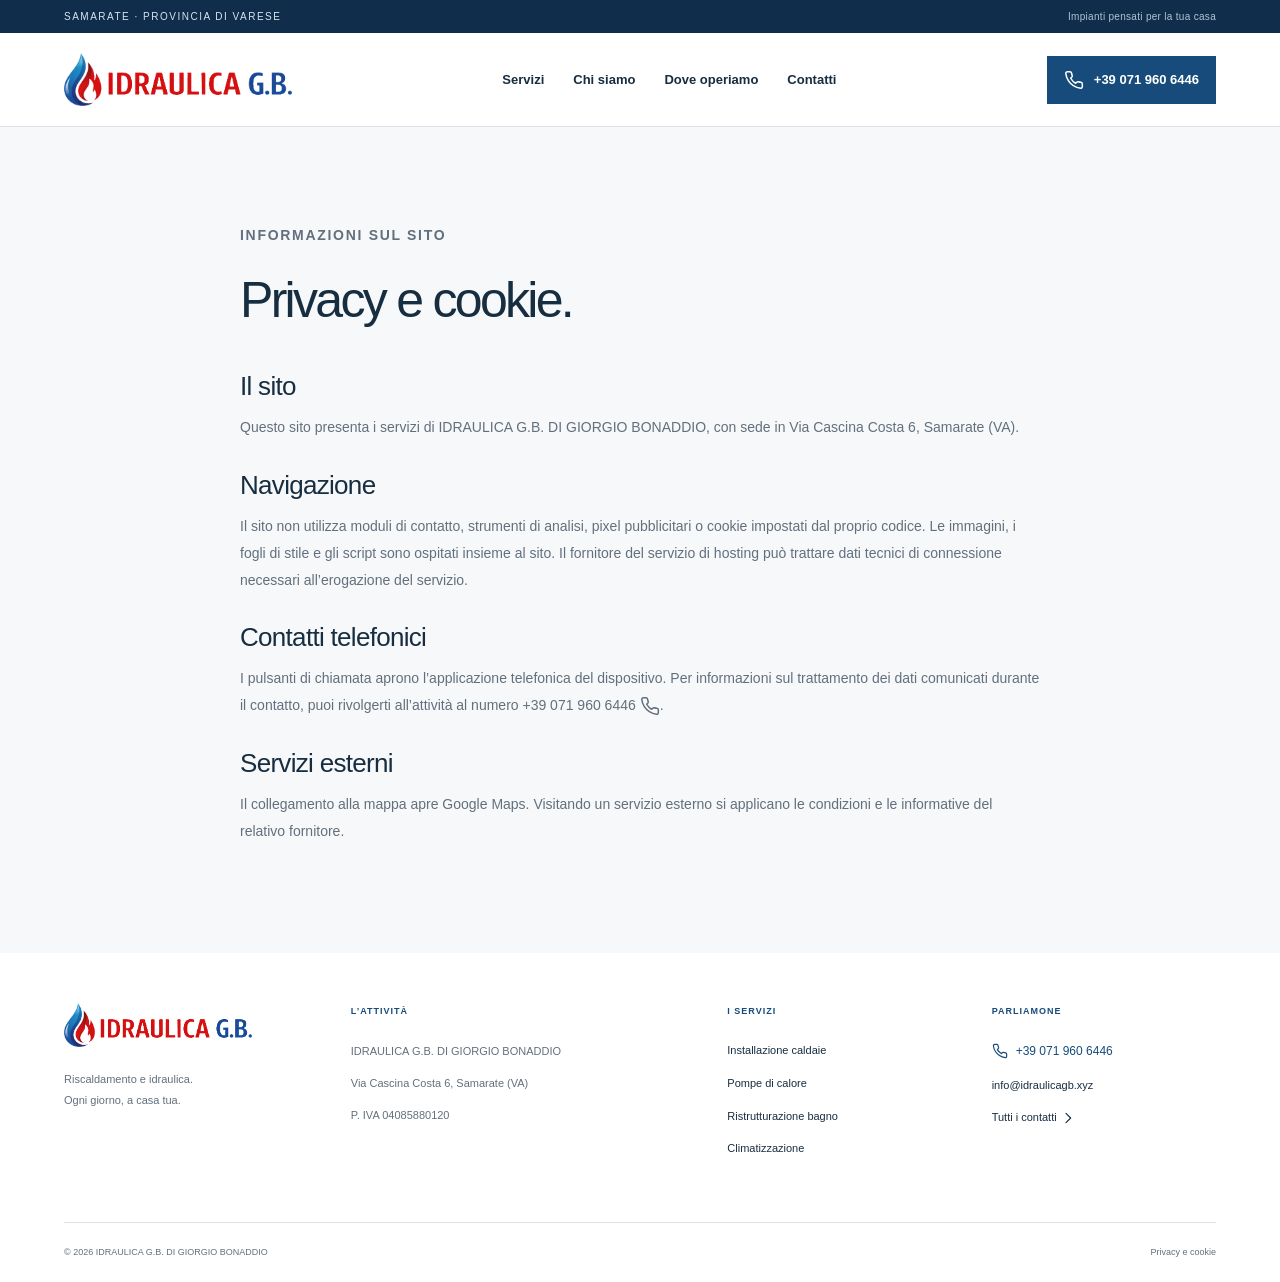
<file: privacy.html>
<!doctype html><html lang="it"><head><meta charset="utf-8"><meta name="viewport" content="width=device-width,initial-scale=1"><title>Privacy e cookie | Idraulica G.B.</title><meta name="theme-color" content="#164b7b"><link rel="stylesheet" href="style.css"><script defer src="script.js"></script><meta name="description" content="Informazioni sulla privacy, sulla navigazione e sui collegamenti esterni del sito di Idraulica G.B. di Giorgio Bonaddio, a Samarate."><meta name="robots" content="noindex,follow"><link rel="canonical" href="https://idraulicagb.xyz/privacy.html"><link rel="icon" href="favicon.ico" sizes="16x16 32x32 48x48"><link rel="icon" type="image/png" sizes="96x96" href="assets/favicon-96.png"><link rel="apple-touch-icon" sizes="180x180" href="assets/apple-touch-icon.png"><link rel="manifest" href="site.webmanifest"><meta property="og:title" content="Privacy e cookie | Idraulica G.B."><meta property="og:description" content="Informazioni sulla privacy, sulla navigazione e sui collegamenti esterni del sito di Idraulica G.B. di Giorgio Bonaddio, a Samarate."><meta property="og:type" content="website"><meta property="og:url" content="https://idraulicagb.xyz/privacy.html"><meta property="og:site_name" content="Idraulica G.B."><meta property="og:locale" content="it_IT"><meta property="og:image" content="https://idraulicagb.xyz/assets/hero-riscaldamento.webp"><meta property="og:image:alt" content="Idraulica G.B."><meta name="twitter:card" content="summary_large_image"><meta name="twitter:title" content="Privacy e cookie | Idraulica G.B."><meta name="twitter:description" content="Informazioni sulla privacy, sulla navigazione e sui collegamenti esterni del sito di Idraulica G.B. di Giorgio Bonaddio, a Samarate."><meta name="twitter:image" content="https://idraulicagb.xyz/assets/hero-riscaldamento.webp"><script type="application/ld+json" id="business-schema">{"@context":"https://schema.org","@graph":[{"@type":"Plumber","@id":"https://idraulicagb.xyz/#business","name":"IDRAULICA G.B. DI GIORGIO BONADDIO","url":"https://idraulicagb.xyz/","telephone":"+390719606446","email":"info@idraulicagb.xyz","logo":"https://idraulicagb.xyz/assets/logo.webp","image":"https://idraulicagb.xyz/assets/hero-riscaldamento.webp","address":{"@type":"PostalAddress","streetAddress":"Via Cascina Costa 6","addressLocality":"Samarate","addressRegion":"Lombardia","postalCode":"21017","addressCountry":"IT"},"areaServed":["Samarate","Provincia di Varese"],"vatID":"04085880120"},{"@type":"WebSite","@id":"https://idraulicagb.xyz/#website","url":"https://idraulicagb.xyz/","name":"Idraulica G.B.","inLanguage":"it-IT","publisher":{"@id":"https://idraulicagb.xyz/#business"}},{"@type":"WebPage","@id":"https://idraulicagb.xyz/privacy.html#webpage","url":"https://idraulicagb.xyz/privacy.html","name":"Privacy e cookie | Idraulica G.B.","description":"Informazioni sulla privacy, sulla navigazione e sui collegamenti esterni del sito di Idraulica G.B. di Giorgio Bonaddio, a Samarate.","inLanguage":"it-IT","isPartOf":{"@id":"https://idraulicagb.xyz/#website"},"about":{"@id":"https://idraulicagb.xyz/#business"}},{"@type":"BreadcrumbList","itemListElement":[{"@type":"ListItem","position":1,"name":"Home","item":"https://idraulicagb.xyz/"},{"@type":"ListItem","position":2,"name":"Privacy e cookie","item":"https://idraulicagb.xyz/privacy.html"}]}]}</script></head><body data-page-title="Privacy e cookie"><a class="skip" href="#main">Vai al contenuto</a><div class="topbar"><span>SAMARATE · PROVINCIA DI VARESE</span><span>Impianti pensati per la tua casa</span></div><header><a class="logo" href="index.html" aria-label="Idraulica G.B. — Home"><img src="assets/logo.webp" alt="Idraulica G.B." width="651" height="152"></a><nav id="main-nav" aria-label="Navigazione principale"><a href="index.html#servizi">Servizi</a><a href="index.html#chi-siamo">Chi siamo</a><a href="index.html#territorio">Dove operiamo</a><a href="contatti.html">Contatti</a></nav><a class="header-call" data-call href="tel:+390719606446"><svg class="icon" width="20" height="20" viewBox="0 0 24 24" fill="none" stroke="currentColor" stroke-width="1.8" stroke-linecap="round" stroke-linejoin="round" aria-hidden="true"><path d="M22 16.9v3a2 2 0 0 1-2.2 2 19.8 19.8 0 0 1-8.6-3.1 19.5 19.5 0 0 1-6-6 19.8 19.8 0 0 1-3.1-8.7A2 2 0 0 1 4.1 2h3a2 2 0 0 1 2 1.7c.1 1 .3 1.9.7 2.8a2 2 0 0 1-.5 2.1L8 9.9a16 16 0 0 0 6 6l1.3-1.3a2 2 0 0 1 2.1-.5c.9.4 1.8.6 2.8.7a2 2 0 0 1 1.8 2.1z"/></svg><span><span data-company="phone">+39 071 960 6446</span></span></a><button class="menu-toggle" aria-controls="main-nav" aria-expanded="false" aria-label="Apri menu"><span></span><span></span></button></header><main id="main"><section class="section wrap legal"><p class="eyebrow">INFORMAZIONI SUL SITO</p><h1>Privacy e cookie.</h1><h2>Il sito</h2><p>Questo sito presenta i servizi di <span data-company="name">IDRAULICA G.B. DI GIORGIO BONADDIO</span>, con sede in <span data-company="address">Via Cascina Costa 6, Samarate (VA)</span>.</p><h2>Navigazione</h2><p>Il sito non utilizza moduli di contatto, strumenti di analisi, pixel pubblicitari o cookie impostati dal proprio codice. Le immagini, i fogli di stile e gli script sono ospitati insieme al sito. Il fornitore del servizio di hosting può trattare dati tecnici di connessione necessari all’erogazione del servizio.</p><h2>Contatti telefonici</h2><p>I pulsanti di chiamata aprono l’applicazione telefonica del dispositivo. Per informazioni sul trattamento dei dati comunicati durante il contatto, puoi rivolgerti all’attività al numero <a data-call href="tel:+390719606446"><span data-company="phone">+39 071 960 6446</span> <svg class="icon" width="20" height="20" viewBox="0 0 24 24" fill="none" stroke="currentColor" stroke-width="1.8" stroke-linecap="round" stroke-linejoin="round" aria-hidden="true"><path d="M22 16.9v3a2 2 0 0 1-2.2 2 19.8 19.8 0 0 1-8.6-3.1 19.5 19.5 0 0 1-6-6 19.8 19.8 0 0 1-3.1-8.7A2 2 0 0 1 4.1 2h3a2 2 0 0 1 2 1.7c.1 1 .3 1.9.7 2.8a2 2 0 0 1-.5 2.1L8 9.9a16 16 0 0 0 6 6l1.3-1.3a2 2 0 0 1 2.1-.5c.9.4 1.8.6 2.8.7a2 2 0 0 1 1.8 2.1z"/></svg></a>.</p><h2>Servizi esterni</h2><p>Il collegamento alla mappa apre Google Maps. Visitando un servizio esterno si applicano le condizioni e le informative del relativo fornitore.</p></section></main><footer><div class="footer-top wrap"><div><a class="logo" href="index.html"><img src="assets/logo.webp" alt="Idraulica G.B." width="651" height="152" loading="lazy"></a><p>Riscaldamento e idraulica.<br>Ogni giorno, a casa tua.</p></div><div><p class="footer-heading">L’ATTIVITÀ</p><p data-company="name">IDRAULICA G.B. DI GIORGIO BONADDIO</p><p data-company="address">Via Cascina Costa 6, Samarate (VA)</p><p>P. IVA <span data-company="vat">04085880120</span></p></div><div><p class="footer-heading">I SERVIZI</p><a href="installazione-caldaie.html">Installazione caldaie</a><a href="pompe-di-calore.html">Pompe di calore</a><a href="ristrutturazione-bagno.html">Ristrutturazione bagno</a><a href="climatizzazione.html">Climatizzazione</a></div><div><p class="footer-heading">PARLIAMONE</p><a class="footer-phone" data-call href="tel:+390719606446"><svg class="icon" width="20" height="20" viewBox="0 0 24 24" fill="none" stroke="currentColor" stroke-width="1.8" stroke-linecap="round" stroke-linejoin="round" aria-hidden="true"><path d="M22 16.9v3a2 2 0 0 1-2.2 2 19.8 19.8 0 0 1-8.6-3.1 19.5 19.5 0 0 1-6-6 19.8 19.8 0 0 1-3.1-8.7A2 2 0 0 1 4.1 2h3a2 2 0 0 1 2 1.7c.1 1 .3 1.9.7 2.8a2 2 0 0 1-.5 2.1L8 9.9a16 16 0 0 0 6 6l1.3-1.3a2 2 0 0 1 2.1-.5c.9.4 1.8.6 2.8.7a2 2 0 0 1 1.8 2.1z"/></svg><span><span data-company="phone">+39 071 960 6446</span></span></a><a data-email hidden href="#">Email</a><a href="contatti.html">Tutti i contatti <span aria-hidden="true"><svg class="link-chevron" width="16" height="16" viewBox="0 0 24 24" fill="none" stroke="currentColor" stroke-width="1.7" stroke-linecap="round" stroke-linejoin="round" aria-hidden="true"><path d="m9 5 7 7-7 7"/></svg></span></a></div></div><div class="footer-bottom wrap"><span>© <span data-year>2026</span> <span data-company="name">IDRAULICA G.B. DI GIORGIO BONADDIO</span></span><a href="privacy.html">Privacy e cookie</a></div></footer><a class="mobile-call" data-call href="tel:+390719606446"><svg class="icon" width="20" height="20" viewBox="0 0 24 24" fill="none" stroke="currentColor" stroke-width="1.8" stroke-linecap="round" stroke-linejoin="round" aria-hidden="true"><path d="M22 16.9v3a2 2 0 0 1-2.2 2 19.8 19.8 0 0 1-8.6-3.1 19.5 19.5 0 0 1-6-6 19.8 19.8 0 0 1-3.1-8.7A2 2 0 0 1 4.1 2h3a2 2 0 0 1 2 1.7c.1 1 .3 1.9.7 2.8a2 2 0 0 1-.5 2.1L8 9.9a16 16 0 0 0 6 6l1.3-1.3a2 2 0 0 1 2.1-.5c.9.4 1.8.6 2.8.7a2 2 0 0 1 1.8 2.1z"/></svg><span>Chiama ora</span><strong><span data-company="phone">+39 071 960 6446</span></strong></a></body></html>
</file>
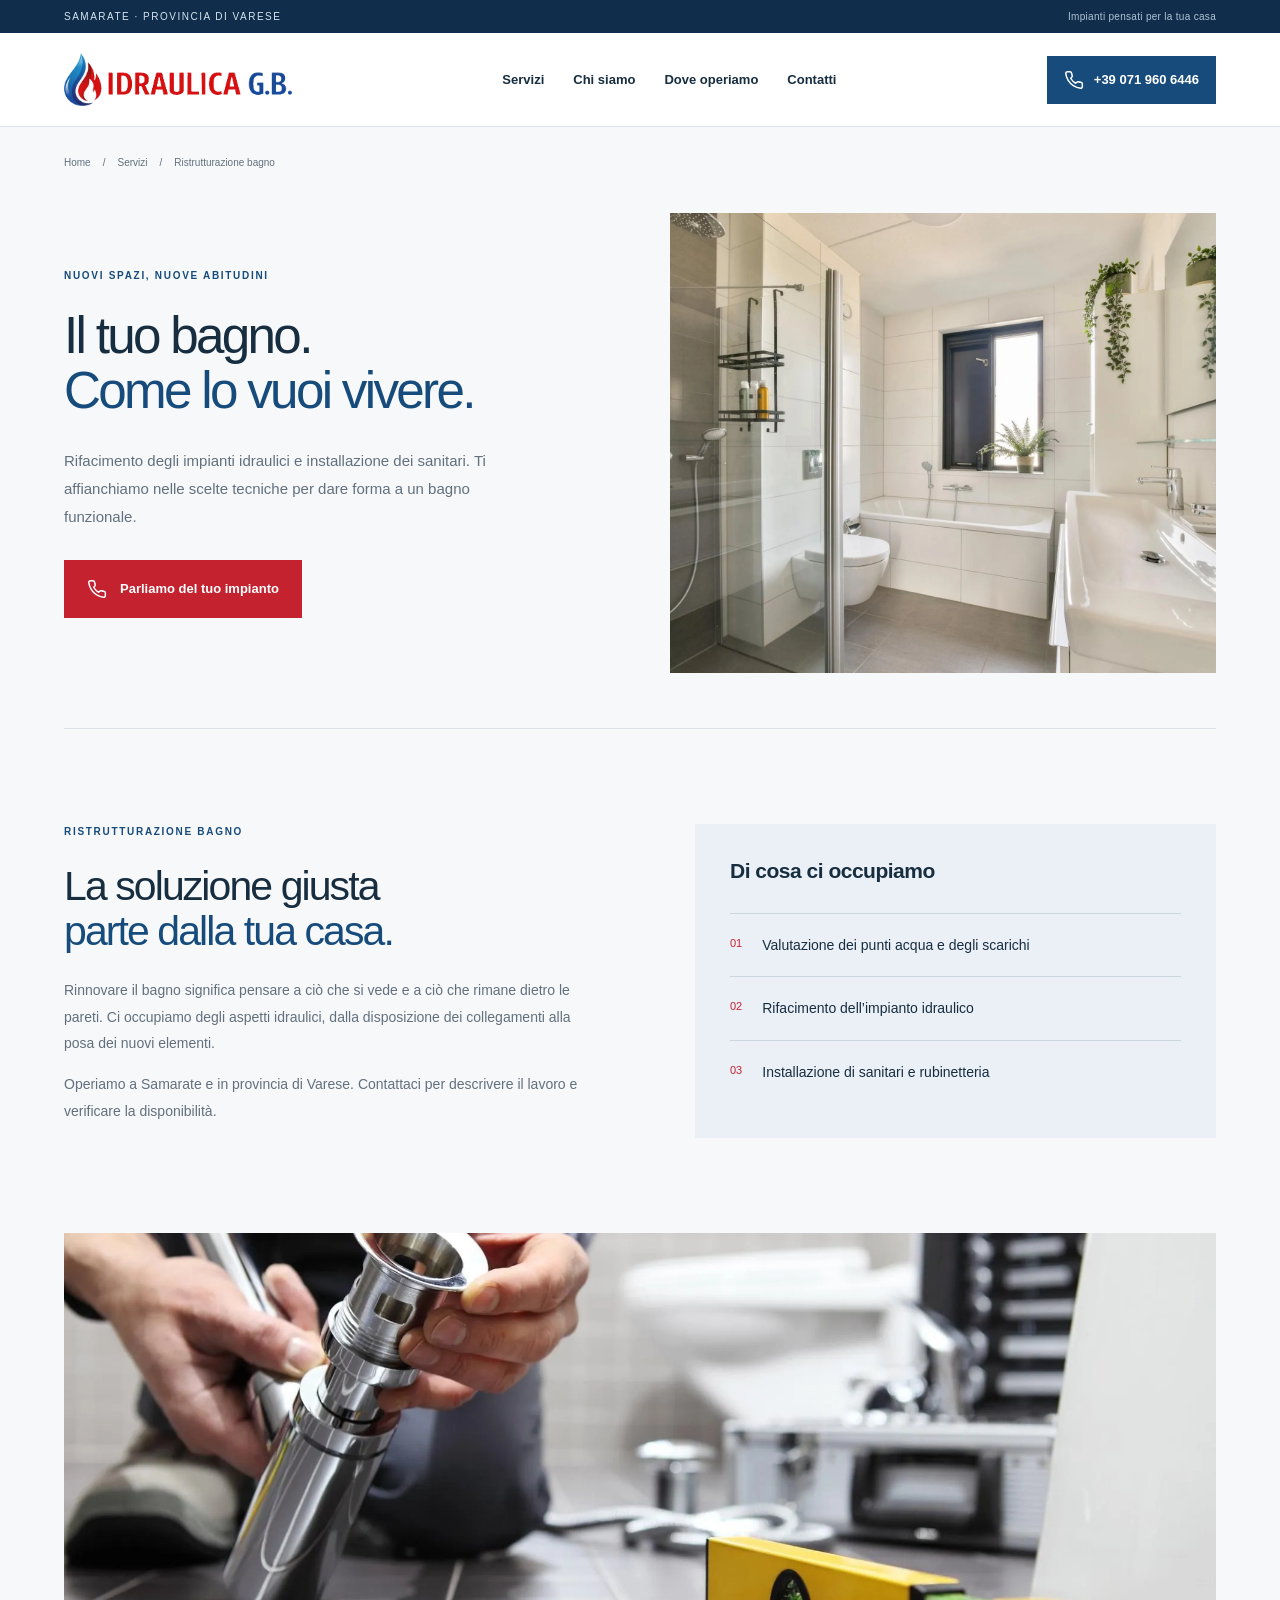
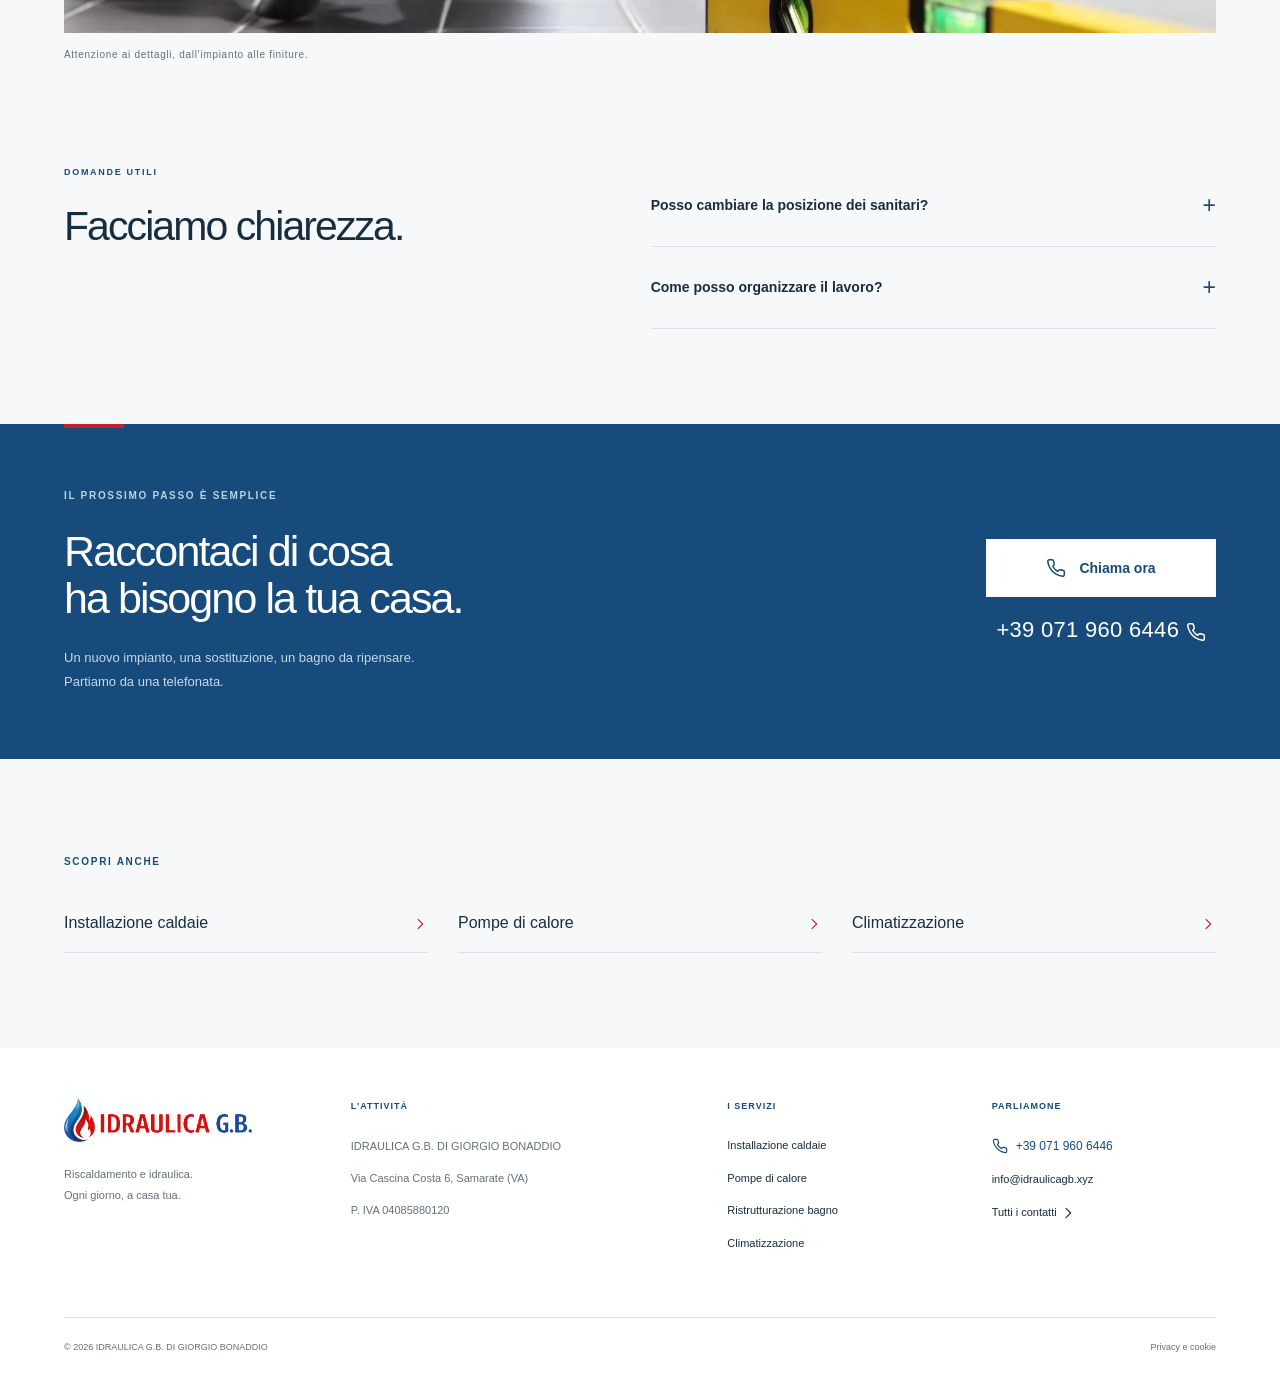
<file: ristrutturazione-bagno.html>
<!doctype html><html lang="it"><head><meta charset="utf-8"><meta name="viewport" content="width=device-width,initial-scale=1"><title>Ristrutturazione bagno a Samarate | Idraulica G.B.</title><meta name="theme-color" content="#164b7b"><link rel="stylesheet" href="style.css"><script defer src="script.js"></script><meta name="description" content="Impianti idraulici, sanitari e rubinetteria per il tuo bagno a Samarate e in provincia di Varese. Contatta Idraulica G.B. per parlare del tuo progetto."><meta name="robots" content="index,follow,max-image-preview:large"><link rel="canonical" href="https://idraulicagb.xyz/ristrutturazione-bagno.html"><link rel="icon" href="favicon.ico" sizes="16x16 32x32 48x48"><link rel="icon" type="image/png" sizes="96x96" href="assets/favicon-96.png"><link rel="apple-touch-icon" sizes="180x180" href="assets/apple-touch-icon.png"><link rel="manifest" href="site.webmanifest"><meta property="og:title" content="Ristrutturazione bagno a Samarate | Idraulica G.B."><meta property="og:description" content="Impianti idraulici, sanitari e rubinetteria per il tuo bagno a Samarate e in provincia di Varese. Contatta Idraulica G.B. per parlare del tuo progetto."><meta property="og:type" content="website"><meta property="og:url" content="https://idraulicagb.xyz/ristrutturazione-bagno.html"><meta property="og:site_name" content="Idraulica G.B."><meta property="og:locale" content="it_IT"><meta property="og:image" content="https://idraulicagb.xyz/assets/hero-riscaldamento.webp"><meta property="og:image:alt" content="Idraulica G.B."><meta name="twitter:card" content="summary_large_image"><meta name="twitter:title" content="Ristrutturazione bagno a Samarate | Idraulica G.B."><meta name="twitter:description" content="Impianti idraulici, sanitari e rubinetteria per il tuo bagno a Samarate e in provincia di Varese. Contatta Idraulica G.B. per parlare del tuo progetto."><meta name="twitter:image" content="https://idraulicagb.xyz/assets/hero-riscaldamento.webp"><script type="application/ld+json" id="business-schema">{"@context":"https://schema.org","@graph":[{"@type":"Plumber","@id":"https://idraulicagb.xyz/#business","name":"IDRAULICA G.B. DI GIORGIO BONADDIO","url":"https://idraulicagb.xyz/","telephone":"+390719606446","email":"info@idraulicagb.xyz","logo":"https://idraulicagb.xyz/assets/logo.webp","image":"https://idraulicagb.xyz/assets/hero-riscaldamento.webp","address":{"@type":"PostalAddress","streetAddress":"Via Cascina Costa 6","addressLocality":"Samarate","addressRegion":"Lombardia","postalCode":"21017","addressCountry":"IT"},"areaServed":["Samarate","Provincia di Varese"],"vatID":"04085880120"},{"@type":"WebSite","@id":"https://idraulicagb.xyz/#website","url":"https://idraulicagb.xyz/","name":"Idraulica G.B.","inLanguage":"it-IT","publisher":{"@id":"https://idraulicagb.xyz/#business"}},{"@type":"WebPage","@id":"https://idraulicagb.xyz/ristrutturazione-bagno.html#webpage","url":"https://idraulicagb.xyz/ristrutturazione-bagno.html","name":"Ristrutturazione bagno a Samarate | Idraulica G.B.","description":"Impianti idraulici, sanitari e rubinetteria per il tuo bagno a Samarate e in provincia di Varese. Contatta Idraulica G.B. per parlare del tuo progetto.","inLanguage":"it-IT","isPartOf":{"@id":"https://idraulicagb.xyz/#website"},"about":{"@id":"https://idraulicagb.xyz/#business"}},{"@type":"Service","name":"Ristrutturazione bagno","description":"Impianti idraulici, sanitari e rubinetteria per il tuo bagno a Samarate e in provincia di Varese. Contatta Idraulica G.B. per parlare del tuo progetto.","url":"https://idraulicagb.xyz/ristrutturazione-bagno.html","provider":{"@id":"https://idraulicagb.xyz/#business"},"areaServed":["Samarate","Provincia di Varese"]},{"@type":"BreadcrumbList","itemListElement":[{"@type":"ListItem","position":1,"name":"Home","item":"https://idraulicagb.xyz/"},{"@type":"ListItem","position":2,"name":"Ristrutturazione bagno a Samarate","item":"https://idraulicagb.xyz/ristrutturazione-bagno.html"}]}]}</script></head><body data-page-title="Ristrutturazione bagno a Samarate"><a class="skip" href="#main">Vai al contenuto</a><div class="topbar"><span>SAMARATE · PROVINCIA DI VARESE</span><span>Impianti pensati per la tua casa</span></div><header><a class="logo" href="index.html" aria-label="Idraulica G.B. — Home"><img src="assets/logo.webp" alt="Idraulica G.B." width="651" height="152"></a><nav id="main-nav" aria-label="Navigazione principale"><a href="index.html#servizi">Servizi</a><a href="index.html#chi-siamo">Chi siamo</a><a href="index.html#territorio">Dove operiamo</a><a href="contatti.html">Contatti</a></nav><a class="header-call" data-call href="tel:+390719606446"><svg class="icon" width="20" height="20" viewBox="0 0 24 24" fill="none" stroke="currentColor" stroke-width="1.8" stroke-linecap="round" stroke-linejoin="round" aria-hidden="true"><path d="M22 16.9v3a2 2 0 0 1-2.2 2 19.8 19.8 0 0 1-8.6-3.1 19.5 19.5 0 0 1-6-6 19.8 19.8 0 0 1-3.1-8.7A2 2 0 0 1 4.1 2h3a2 2 0 0 1 2 1.7c.1 1 .3 1.9.7 2.8a2 2 0 0 1-.5 2.1L8 9.9a16 16 0 0 0 6 6l1.3-1.3a2 2 0 0 1 2.1-.5c.9.4 1.8.6 2.8.7a2 2 0 0 1 1.8 2.1z"/></svg><span><span data-company="phone">+39 071 960 6446</span></span></a><button class="menu-toggle" aria-controls="main-nav" aria-expanded="false" aria-label="Apri menu"><span></span><span></span></button></header><main id="main"><div class="breadcrumb wrap"><a href="index.html">Home</a><span>/</span><a href="index.html#servizi">Servizi</a><span>/</span><span>Ristrutturazione bagno</span></div><section class="service-hero wrap"><div><p class="eyebrow">NUOVI SPAZI, NUOVE ABITUDINI</p><h1>Il tuo bagno.<br><em>Come lo vuoi vivere.</em></h1><p class="lead">Rifacimento degli impianti idraulici e installazione dei sanitari. Ti affianchiamo nelle scelte tecniche per dare forma a un bagno funzionale.</p><a class="btn" data-call href="tel:+390719606446"><svg class="icon" width="20" height="20" viewBox="0 0 24 24" fill="none" stroke="currentColor" stroke-width="1.8" stroke-linecap="round" stroke-linejoin="round" aria-hidden="true"><path d="M22 16.9v3a2 2 0 0 1-2.2 2 19.8 19.8 0 0 1-8.6-3.1 19.5 19.5 0 0 1-6-6 19.8 19.8 0 0 1-3.1-8.7A2 2 0 0 1 4.1 2h3a2 2 0 0 1 2 1.7c.1 1 .3 1.9.7 2.8a2 2 0 0 1-.5 2.1L8 9.9a16 16 0 0 0 6 6l1.3-1.3a2 2 0 0 1 2.1-.5c.9.4 1.8.6 2.8.7a2 2 0 0 1 1.8 2.1z"/></svg><span>Parliamo del tuo impianto</span></a></div><img src="assets/bagno.webp" alt="Bagno luminoso con doccia, vasca e doppio lavabo" width="1920" height="1280" fetchpriority="high"></section><section class="section wrap detail-content"><div><p class="eyebrow">RISTRUTTURAZIONE BAGNO</p><h2>La soluzione giusta<br><em>parte dalla tua casa.</em></h2><p>Rinnovare il bagno significa pensare a ciò che si vede e a ciò che rimane dietro le pareti. Ci occupiamo degli aspetti idraulici, dalla disposizione dei collegamenti alla posa dei nuovi elementi.</p><p>Operiamo a Samarate e in provincia di Varese. Contattaci per descrivere il lavoro e verificare la disponibilità.</p></div><div class="included"><h3>Di cosa ci occupiamo</h3><div><span>01</span><p>Valutazione dei punti acqua e degli scarichi</p></div><div><span>02</span><p>Rifacimento dell’impianto idraulico</p></div><div><span>03</span><p>Installazione di sanitari e rubinetteria</p></div></div></section><section class="detail-photo wrap"><img src="assets/rubinetteria.webp" alt="Montaggio di un rubinetto per il bagno" width="1920" height="1000" loading="lazy"><p>Attenzione ai dettagli, dall’impianto alle finiture.</p></section><section class="section wrap faq"><div><p class="eyebrow">DOMANDE UTILI</p><h2>Facciamo chiarezza.</h2></div><div><details><summary>Posso cambiare la posizione dei sanitari?<span aria-hidden="true">+</span></summary><p>La possibilità dipende dagli scarichi, dagli spazi e dalle condizioni dell’impianto. Una valutazione tecnica permette di capire quali modifiche sono realizzabili.</p></details><details><summary>Come posso organizzare il lavoro?<span aria-hidden="true">+</span></summary><p>Chiamaci e indica il comune, il tipo di impianto e il lavoro che vorresti realizzare. Definiremo insieme come procedere.</p></details></div></section><section class="cta"><div class="wrap cta-inner"><div><p class="eyebrow">IL PROSSIMO PASSO È SEMPLICE</p><h2>Raccontaci di cosa<br>ha bisogno la tua casa.</h2><p>Un nuovo impianto, una sostituzione, un bagno da ripensare.<br>Partiamo da una telefonata.</p></div><div><a class="btn btn-white" data-call href="tel:+390719606446"><svg class="icon" width="20" height="20" viewBox="0 0 24 24" fill="none" stroke="currentColor" stroke-width="1.8" stroke-linecap="round" stroke-linejoin="round" aria-hidden="true"><path d="M22 16.9v3a2 2 0 0 1-2.2 2 19.8 19.8 0 0 1-8.6-3.1 19.5 19.5 0 0 1-6-6 19.8 19.8 0 0 1-3.1-8.7A2 2 0 0 1 4.1 2h3a2 2 0 0 1 2 1.7c.1 1 .3 1.9.7 2.8a2 2 0 0 1-.5 2.1L8 9.9a16 16 0 0 0 6 6l1.3-1.3a2 2 0 0 1 2.1-.5c.9.4 1.8.6 2.8.7a2 2 0 0 1 1.8 2.1z"/></svg><span>Chiama ora</span></a><a class="cta-number" data-call href="tel:+390719606446"><span data-company="phone">+39 071 960 6446</span> <svg class="icon" width="20" height="20" viewBox="0 0 24 24" fill="none" stroke="currentColor" stroke-width="1.8" stroke-linecap="round" stroke-linejoin="round" aria-hidden="true"><path d="M22 16.9v3a2 2 0 0 1-2.2 2 19.8 19.8 0 0 1-8.6-3.1 19.5 19.5 0 0 1-6-6 19.8 19.8 0 0 1-3.1-8.7A2 2 0 0 1 4.1 2h3a2 2 0 0 1 2 1.7c.1 1 .3 1.9.7 2.8a2 2 0 0 1-.5 2.1L8 9.9a16 16 0 0 0 6 6l1.3-1.3a2 2 0 0 1 2.1-.5c.9.4 1.8.6 2.8.7a2 2 0 0 1 1.8 2.1z"/></svg></a></div></div></section><section class="section wrap related"><p class="eyebrow">SCOPRI ANCHE</p><div><a href="installazione-caldaie.html">Installazione caldaie <span aria-hidden="true"><svg class="link-chevron" width="16" height="16" viewBox="0 0 24 24" fill="none" stroke="currentColor" stroke-width="1.7" stroke-linecap="round" stroke-linejoin="round" aria-hidden="true"><path d="m9 5 7 7-7 7"/></svg></span></a><a href="pompe-di-calore.html">Pompe di calore <span aria-hidden="true"><svg class="link-chevron" width="16" height="16" viewBox="0 0 24 24" fill="none" stroke="currentColor" stroke-width="1.7" stroke-linecap="round" stroke-linejoin="round" aria-hidden="true"><path d="m9 5 7 7-7 7"/></svg></span></a><a href="climatizzazione.html">Climatizzazione <span aria-hidden="true"><svg class="link-chevron" width="16" height="16" viewBox="0 0 24 24" fill="none" stroke="currentColor" stroke-width="1.7" stroke-linecap="round" stroke-linejoin="round" aria-hidden="true"><path d="m9 5 7 7-7 7"/></svg></span></a></div></section></main><footer><div class="footer-top wrap"><div><a class="logo" href="index.html"><img src="assets/logo.webp" alt="Idraulica G.B." width="651" height="152" loading="lazy"></a><p>Riscaldamento e idraulica.<br>Ogni giorno, a casa tua.</p></div><div><p class="footer-heading">L’ATTIVITÀ</p><p data-company="name">IDRAULICA G.B. DI GIORGIO BONADDIO</p><p data-company="address">Via Cascina Costa 6, Samarate (VA)</p><p>P. IVA <span data-company="vat">04085880120</span></p></div><div><p class="footer-heading">I SERVIZI</p><a href="installazione-caldaie.html">Installazione caldaie</a><a href="pompe-di-calore.html">Pompe di calore</a><a href="ristrutturazione-bagno.html">Ristrutturazione bagno</a><a href="climatizzazione.html">Climatizzazione</a></div><div><p class="footer-heading">PARLIAMONE</p><a class="footer-phone" data-call href="tel:+390719606446"><svg class="icon" width="20" height="20" viewBox="0 0 24 24" fill="none" stroke="currentColor" stroke-width="1.8" stroke-linecap="round" stroke-linejoin="round" aria-hidden="true"><path d="M22 16.9v3a2 2 0 0 1-2.2 2 19.8 19.8 0 0 1-8.6-3.1 19.5 19.5 0 0 1-6-6 19.8 19.8 0 0 1-3.1-8.7A2 2 0 0 1 4.1 2h3a2 2 0 0 1 2 1.7c.1 1 .3 1.9.7 2.8a2 2 0 0 1-.5 2.1L8 9.9a16 16 0 0 0 6 6l1.3-1.3a2 2 0 0 1 2.1-.5c.9.4 1.8.6 2.8.7a2 2 0 0 1 1.8 2.1z"/></svg><span><span data-company="phone">+39 071 960 6446</span></span></a><a data-email hidden href="#">Email</a><a href="contatti.html">Tutti i contatti <span aria-hidden="true"><svg class="link-chevron" width="16" height="16" viewBox="0 0 24 24" fill="none" stroke="currentColor" stroke-width="1.7" stroke-linecap="round" stroke-linejoin="round" aria-hidden="true"><path d="m9 5 7 7-7 7"/></svg></span></a></div></div><div class="footer-bottom wrap"><span>© <span data-year>2026</span> <span data-company="name">IDRAULICA G.B. DI GIORGIO BONADDIO</span></span><a href="privacy.html">Privacy e cookie</a></div></footer><a class="mobile-call" data-call href="tel:+390719606446"><svg class="icon" width="20" height="20" viewBox="0 0 24 24" fill="none" stroke="currentColor" stroke-width="1.8" stroke-linecap="round" stroke-linejoin="round" aria-hidden="true"><path d="M22 16.9v3a2 2 0 0 1-2.2 2 19.8 19.8 0 0 1-8.6-3.1 19.5 19.5 0 0 1-6-6 19.8 19.8 0 0 1-3.1-8.7A2 2 0 0 1 4.1 2h3a2 2 0 0 1 2 1.7c.1 1 .3 1.9.7 2.8a2 2 0 0 1-.5 2.1L8 9.9a16 16 0 0 0 6 6l1.3-1.3a2 2 0 0 1 2.1-.5c.9.4 1.8.6 2.8.7a2 2 0 0 1 1.8 2.1z"/></svg><span>Chiama ora</span><strong><span data-company="phone">+39 071 960 6446</span></strong></a></body></html>
</file>
<file: style.css>
:root{--blue:#164b7b;--deep:#102e4b;--red:#c52230;--ink:#172d40;--muted:#62707d;--paper:#f7f8fa;--line:#dce2e8;--pale:#eaf0f5;--white:#fff}*{box-sizing:border-box}html{scroll-behavior:smooth;scroll-padding-top:105px}body{margin:0;color:var(--ink);font-family:Arial,Helvetica,sans-serif;background:var(--paper);-webkit-font-smoothing:antialiased}h1,h2,h3,p{margin-top:0}a{color:inherit;text-decoration:none}img{max-width:100%;display:block}button{font:inherit}a,button,summary{-webkit-tap-highlight-color:transparent}a:focus-visible,button:focus-visible,summary:focus-visible{outline:3px solid #2381ce;outline-offset:5px}[hidden]{display:none!important}.skip{position:fixed;top:-100px;left:20px;z-index:100;background:white;padding:15px}.skip:focus{top:10px}.wrap{width:min(1280px,90%);margin-inline:auto}.section{padding-block:95px}.topbar{background:var(--deep);padding:11px 5%;display:flex;justify-content:space-between;color:#d7e3ef;font-size:10px;letter-spacing:1.5px}.topbar span:last-child{letter-spacing:.3px;color:#b0c3d5}header{height:94px;padding:0 5%;display:flex;align-items:center;justify-content:space-between;gap:25px;background:#fff;position:sticky;top:0;z-index:40;border-bottom:1px solid var(--line)}.logo{display:block;width:228px;flex-shrink:0}.logo img{width:100%;height:auto}nav{display:flex;gap:29px;align-items:center}nav a{font-size:13px;font-weight:600;white-space:nowrap;position:relative}nav a:after{content:'';position:absolute;bottom:-9px;left:0;width:0;height:2px;background:var(--red);transition:width .2s}nav a:hover:after{width:100%}.header-call{display:flex;align-items:center;justify-content:center;gap:10px;background:var(--blue);color:white;padding:14px 17px;font-size:13px;white-space:nowrap;font-weight:600}.header-call:hover{background:var(--deep)}.icon{flex:0 0 auto;display:inline-block;vertical-align:middle}.menu-toggle{display:none}.hero{display:grid;grid-template-columns:1.02fr 1fr;min-height:620px;background:#fff}.hero-copy{padding:65px 8% 40px 10%}.eyebrow{font-size:10px;font-weight:700;letter-spacing:1.7px;line-height:1.6;color:var(--blue);margin-bottom:24px;display:flex;align-items:center;gap:10px}.dot{width:6px;height:6px;border-radius:50%;background:var(--red)}h1,h2{font-weight:500;letter-spacing:-2.7px;line-height:1.09}h1{font-size:clamp(42px,4.35vw,68px);margin-bottom:28px}h2{font-size:clamp(32px,3.2vw,48px);margin-bottom:24px;letter-spacing:-1.9px}em{font-style:normal;color:var(--blue)}.lead{font-size:15px;line-height:1.85;color:var(--muted);max-width:480px}.hero-actions{display:flex;gap:25px;align-items:center;margin-top:30px;flex-wrap:wrap}.btn{display:inline-flex;justify-content:center;align-items:center;gap:13px;background:var(--red);color:#fff;padding:19px 23px;font-weight:600;font-size:13px;line-height:1.3;min-height:54px;transition:background .2s}.btn:hover{background:#a51622}.plain-link{font-size:12px;font-weight:600;display:inline-flex;gap:12px;align-items:center}.hero-bottom{display:flex;gap:17px;align-items:center;margin-top:49px;padding-top:25px;border-top:1px solid var(--line);max-width:390px}.tiny-mark{border:1px solid #c4d2de;color:var(--blue);width:45px;height:45px;display:grid;place-items:center;font-size:17px;font-weight:700;letter-spacing:-1px}.hero-bottom p{font-size:11px;line-height:1.7;color:var(--muted);margin:0}.hero-bottom strong{font-weight:500;color:var(--ink)}.hero-photo{position:relative;min-height:620px;overflow:hidden}.hero-photo>img{width:100%;height:100%;position:absolute;object-fit:cover;object-position:58% center}.hero-caption{position:absolute;bottom:0;left:0;right:0;background:var(--blue);padding:24px 30px;display:flex;align-items:center;justify-content:space-between;color:#fff;font-size:9px;letter-spacing:1.4px}.hero-caption>span:last-child{font-size:23px}.photo-tag{position:absolute;right:25px;top:26px;background:white;padding:19px 23px;line-height:1.6;font-size:10px;letter-spacing:1px;box-shadow:0 5px 25px #102e4b08}.tag-line{display:block;height:3px;background:var(--red);width:25px;margin-bottom:10px}.service-ribbon{background:var(--pale);padding:24px 9%;display:flex;justify-content:space-between;align-items:center;gap:20px;font-size:13px;font-weight:500}.service-ribbon b{font-size:19px;color:var(--red);font-weight:400}.section-heading{display:flex;justify-content:space-between;align-items:end;gap:70px;margin-bottom:38px}.section-heading h2{margin-bottom:0}.section-heading>p{color:var(--muted);font-size:14px;line-height:1.9;max-width:340px;margin-bottom:4px}.service-grid{display:grid;grid-template-columns:repeat(4,1fr);gap:20px}.service-card{background:white;border:1px solid var(--line);display:flex;flex-direction:column}.card-photo{position:relative;overflow:hidden;aspect-ratio:1.3}.card-photo>img{width:100%;height:100%;object-fit:cover;transition:transform .4s}.service-card:hover .card-photo>img{transform:scale(1.04)}.card-number{position:absolute;bottom:0;left:0;background:white;padding:12px 16px;font-size:10px;color:var(--blue);letter-spacing:1px}.card-content{padding:23px 22px;flex:1;display:flex;flex-direction:column}h3{font-size:19px;font-weight:600;letter-spacing:-.5px}.card-content h3{font-size:18px;line-height:1.3;min-height:46px;margin-bottom:12px}.card-content p{font-size:12px;line-height:1.8;color:var(--muted);margin-bottom:25px;flex:1}.card-link{display:flex;justify-content:space-between;align-items:center;font-size:11px;font-weight:600;border-top:1px solid var(--line);padding-top:18px}.card-link>span{font-size:19px;color:var(--red)}.about{display:grid;grid-template-columns:1fr 1fr;gap:85px;align-items:center;padding-top:30px}.about-image{position:relative;min-height:530px;padding-bottom:30px}.about-image>img{height:500px;width:100%;object-fit:cover;object-position:35% center}.image-stamp{position:absolute;bottom:0;right:-20px;background:var(--blue);color:white;display:flex;align-items:center;gap:25px;padding:24px 28px}.image-stamp strong{font-size:42px;letter-spacing:-2px;font-weight:500}.image-stamp>span{font-size:9px;letter-spacing:1.3px;line-height:1.9}.about-copy>p:not(.eyebrow){font-size:14px;line-height:1.9;color:var(--muted)}.underline-link{display:inline-flex;align-items:center;gap:20px;border-bottom:1px solid var(--blue);padding-bottom:8px;font-size:12px;font-weight:600;margin-top:13px;color:var(--blue)}.underline-link>span[aria-hidden]{font-size:20px}.about-points{margin-top:32px;border-top:1px solid var(--line)}.about-points>div{display:flex;gap:20px;padding-top:22px}.about-points>div>span{font-size:10px;color:var(--red);padding-top:3px}.about-points p{font-size:12px;line-height:1.8;color:var(--muted);margin-bottom:0}.about-points strong{display:block;font-size:13px;color:var(--ink);font-weight:600}.feature{display:grid;grid-template-columns:1fr 1fr;background:var(--blue);color:white}.feature-copy{padding:65px 12% 65px 10%}.feature .eyebrow{color:#bcd4e8}.feature em{color:#c6deef}.feature-copy>p:not(.eyebrow){color:#d0deeb;font-size:14px;line-height:1.9;max-width:420px;margin-bottom:28px}.feature>img{width:100%;height:100%;min-height:435px;object-fit:cover}.btn-white{background:white;color:var(--blue)}.btn-white:hover{background:#e7eff5}.process{display:grid;grid-template-columns:.9fr 1.5fr;gap:70px}.steps{display:grid;grid-template-columns:repeat(3,1fr);gap:26px}.steps article{border-top:1px solid var(--line);padding-top:24px}.steps article>span{font-size:12px;color:var(--red);display:block;margin-bottom:38px}.steps h3{font-size:16px;line-height:1.4}.steps p{color:var(--muted);font-size:12px;line-height:1.9}.territory{background:var(--pale)}.territory-inner{display:grid;grid-template-columns:1fr 1fr;gap:100px;align-items:center}.territory-inner>div>p:not(.eyebrow){font-size:14px;line-height:1.9;max-width:390px;color:var(--muted)}.town-grid{display:grid;grid-template-columns:1fr 1fr;gap:0 32px}.town-grid>span{border-bottom:1px solid #cbd6df;padding:21px 0;font-size:17px}.town-grid .home-town{color:var(--blue);font-weight:600}.home-town b{float:right;color:var(--red);font-weight:400}.town-grid p{grid-column:1/-1;margin:25px 0 0;font-size:12px;color:var(--muted)}.faq{display:grid;grid-template-columns:1fr 1.15fr;gap:95px}.faq .eyebrow{font-size:9px}details{border-bottom:1px solid var(--line)}summary{list-style:none;cursor:pointer;padding:22px 0;display:flex;align-items:center;justify-content:space-between;gap:20px;font-size:14px;line-height:1.6;font-weight:600}summary::-webkit-details-marker{display:none}summary span{font-size:23px;flex-shrink:0;font-weight:400;color:var(--blue)}details[open] summary span{transform:rotate(45deg)}details p{font-size:13px;line-height:1.9;color:var(--muted);padding-right:28px;margin-bottom:24px}.cta{background:var(--blue);color:white;position:relative}.cta:before{content:'';width:60px;height:4px;background:var(--red);position:absolute;top:0;left:5%}.cta-inner{padding-block:64px;display:flex;align-items:center;justify-content:space-between;gap:50px}.cta .eyebrow{color:#bbd2e5}.cta h2{font-size:43px;max-width:600px}.cta p:not(.eyebrow){font-size:13px;color:#c8d8e6;line-height:1.9;margin-bottom:0}.cta-inner>div:last-child{min-width:230px;text-align:center}.cta .btn{width:100%;font-size:14px}.cta-number{display:block;margin-top:20px;font-size:22px;letter-spacing:.3px}footer{background:white}.footer-top{display:grid;grid-template-columns:1.1fr 1.5fr 1fr 1fr;gap:40px;padding-block:50px}.footer-top .logo{width:188px;margin-bottom:22px}.footer-top p{font-size:11px;line-height:1.9;color:var(--muted)}.footer-top .footer-heading{color:var(--blue);font-weight:700;letter-spacing:1px;font-size:9px;margin-bottom:21px}.footer-top>div>a:not(.logo){display:block;font-size:11px;margin-bottom:14px;line-height:1.7}.footer-top>div>a:hover{color:var(--red)}.footer-top>div>a.footer-phone{display:flex;align-items:center;gap:8px;font-size:12px;color:var(--blue)}.footer-phone .icon{width:16px;height:16px}.footer-bottom{display:flex;justify-content:space-between;border-top:1px solid var(--line);padding-block:22px;font-size:9px;color:var(--muted);gap:30px;line-height:1.7}.mobile-call{display:none}.breadcrumb{padding-block:30px;display:flex;gap:12px;font-size:10px;color:var(--muted);align-items:center;flex-wrap:wrap}.breadcrumb a:hover{color:var(--red)}.service-hero{display:grid;grid-template-columns:1fr 1fr;gap:60px;align-items:center;padding-block:15px 55px}.service-hero h1{font-size:clamp(39px,4vw,60px)}.service-hero>img{height:460px;object-fit:cover;width:100%}.service-hero .btn{margin-top:15px}.detail-content{display:grid;grid-template-columns:1fr 1fr;gap:110px;border-top:1px solid var(--line)}.detail-content>div>p:not(.eyebrow){font-size:14px;line-height:1.9;color:var(--muted)}.included{background:var(--pale);padding:35px}.included h3{font-size:21px;margin-bottom:30px}.included>div{display:flex;gap:20px;border-top:1px solid #cbd6df;padding-top:20px;margin-top:20px}.included>div>span{font-size:11px;color:var(--red);padding-top:3px}.included p{font-size:14px;line-height:1.6;margin:0}.detail-photo>img{width:100%;height:400px;object-fit:cover}.detail-photo>p{font-size:10px;letter-spacing:.7px;color:var(--muted);margin-top:16px}.related>div{display:grid;grid-template-columns:repeat(3,1fr);gap:30px}.related a{border-bottom:1px solid var(--line);padding:20px 0;display:flex;justify-content:space-between;font-size:16px;gap:20px}.related a>span{color:var(--red)}.contact-intro{padding-top:30px;padding-bottom:40px}.contact-intro h1{font-size:64px}.contact-layout{display:grid;grid-template-columns:1fr 1fr;gap:0}.contact-panel{background:var(--pale);padding:45px}.contact-number{display:flex;align-items:center;gap:17px;color:var(--blue);font-size:clamp(24px,2.7vw,39px);letter-spacing:-1px;margin-bottom:25px;white-space:nowrap}.contact-number .icon{width:27px;height:27px}.contact-panel>p:not(.eyebrow){font-size:13px;line-height:1.9;color:var(--muted)}.contact-address{border-top:1px solid #cbd6df;margin-top:35px;padding-top:30px}.contact-address h2{font-size:30px;letter-spacing:-1px}.contact-address>p:not(.eyebrow){font-size:13px;color:var(--muted);line-height:1.8}.contact-layout>img{width:100%;height:100%;object-fit:cover;object-position:58% center}.contact-tip{grid-column:1/-1;border:1px solid var(--line);padding:27px 35px;display:flex;gap:40px;align-items:center;background:white}.contact-tip>span{font-size:10px;letter-spacing:1px;flex-shrink:0;color:var(--blue);font-weight:600}.contact-tip p{font-size:12px;color:var(--muted);line-height:1.9;margin:0}.contact-area{display:flex;gap:80px;align-items:center;justify-content:space-between}.contact-area p{font-size:14px;line-height:2;color:var(--muted)}.legal{max-width:800px}.legal h1{font-size:50px;margin-bottom:45px}.legal h2{font-size:26px;letter-spacing:-.7px;margin-top:30px;margin-bottom:14px}.legal p{color:var(--muted);font-size:14px;line-height:1.9}
@media(min-width:1600px){header{padding-inline:calc((100vw - 1400px)/2)}.hero-copy{padding-left:max(10%,calc((100vw - 1280px)/2))}}
@media(max-width:1150px){header{gap:15px}.logo{width:190px}nav{gap:18px}nav a{font-size:12px}.header-call{font-size:12px;padding:14px 12px}.hero-copy{padding:48px 8% 35px 10%}.hero-actions{gap:20px}h1{font-size:48px}.hero-photo,.hero{min-height:610px}.service-grid{gap:15px}.card-content{padding:20px 17px}.card-content h3{font-size:16px}.about{gap:55px}.process{gap:35px;grid-template-columns:1fr 1.5fr}.steps{gap:20px}.footer-top{gap:25px;grid-template-columns:1fr 1.3fr 1fr 1fr}.footer-top .logo{width:160px}.contact-panel{padding:35px}.detail-content{gap:60px}}
@media(max-width:900px){header{height:85px}.logo{width:185px}.header-call{margin-left:auto}nav{display:none;position:absolute;top:85px;left:0;right:0;background:white;padding:25px 5%;border-bottom:1px solid var(--line);box-shadow:0 15px 20px #102e4b0a}.menu-open nav{display:flex;flex-direction:column;align-items:start;gap:24px}nav a{font-size:15px}.menu-toggle{display:flex;width:35px;height:40px;flex-direction:column;justify-content:center;gap:7px;background:none;border:none;padding:5px;color:var(--blue)}.menu-toggle span{height:2px;width:25px;display:block;background:currentColor}.menu-open .menu-toggle span:first-child{transform:translateY(4.5px) rotate(45deg)}.menu-open .menu-toggle span:last-child{transform:translateY(-4.5px) rotate(-45deg)}.hero-copy{padding:40px 7% 30px 10%}h1{font-size:43px;letter-spacing:-2px}.lead{font-size:14px}.hero-photo,.hero{min-height:590px}.hero-actions .btn{font-size:12px}.hero-bottom{margin-top:35px}.photo-tag{right:18px;top:18px;font-size:9px;padding:15px}.section{padding-block:70px}.section-heading{gap:35px}.section-heading>p{max-width:260px;font-size:13px}h2{font-size:36px}.service-grid{grid-template-columns:repeat(2,1fr);gap:22px}.card-content h3{min-height:0;font-size:20px}.card-content{padding:24px}.card-content p{font-size:13px}.about{gap:40px;padding-top:15px}.about-image>img{height:440px}.about-image{min-height:470px}.image-stamp{right:-10px;padding:20px;gap:15px}.image-stamp strong{font-size:32px}.image-stamp>span{font-size:8px}.about-copy>p:not(.eyebrow){font-size:13px}.feature-copy{padding:45px 10%}.feature>img{min-height:420px}.process{display:block}.steps{margin-top:35px}.steps article>span{margin-bottom:25px}.territory-inner,.faq{gap:50px}.town-grid{gap:0 22px}.town-grid>span{font-size:15px}.footer-top{grid-template-columns:1fr 1fr;gap:30px 55px}.footer-top .logo{width:190px}.service-hero{gap:35px}.service-hero>img{height:400px}.service-hero h1{font-size:40px}.detail-content{gap:40px}.included{padding:25px}.contact-intro h1{font-size:52px}.contact-panel{padding:30px}.contact-number{font-size:27px;gap:10px}.contact-number .icon{width:21px;height:21px}}
@media(max-width:600px){html{scroll-padding-top:88px}.wrap{width:88%}.topbar{justify-content:center;font-size:8px;padding:10px 6%;letter-spacing:1.5px}.topbar span:last-child{display:none}header{height:78px;padding:0 5%;gap:8px}.logo{width:147px}.header-call{padding:11px 12px;font-size:11px;gap:7px;min-height:42px}.header-call .icon{width:15px;height:15px}.header-call [data-company="phone"]{display:none}.header-call>span:after{content:'Chiama'}.menu-toggle{width:30px;margin-left:5px}nav{top:78px}.hero{display:flex;flex-direction:column}.hero-copy{padding:36px 6% 32px}.eyebrow{font-size:9px;letter-spacing:1.3px;margin-bottom:20px}h1{font-size:clamp(39px,10.5vw,55px);letter-spacing:-2.2px;margin-bottom:23px;line-height:1.08}.hero .lead{font-size:13px;line-height:1.9}.hero .lead br{display:none}.hero-actions{gap:21px;margin-top:25px}.btn{padding:17px 19px;min-height:52px;font-size:12px}.hero-actions .plain-link{font-size:11px;gap:10px}.hero-bottom{margin-top:27px;padding-top:22px}.hero-bottom p{font-size:10px}.tiny-mark{height:38px;width:38px;font-size:14px}.hero-photo{min-height:340px}.hero-photo>img{object-position:center 62%}.hero-caption{padding:17px 6%;font-size:8px;letter-spacing:1px}.photo-tag{top:16px;right:6%;font-size:8px;padding:12px 15px;line-height:1.5}.tag-line{height:2px;margin-bottom:7px}.service-ribbon{padding:20px 6%;display:grid;grid-template-columns:1fr 1fr;gap:15px 20px;font-size:12px}.service-ribbon b{display:none}.service-ribbon>span:before{content:'';width:5px;height:5px;background:var(--red);display:inline-block;margin:0 9px 2px 0}.section{padding-block:55px}.section-heading{display:block;margin-bottom:28px}.section-heading>p{max-width:none;margin-top:20px;font-size:13px}h2{font-size:34px;letter-spacing:-1.5px}.service-grid{grid-template-columns:1fr;gap:22px}.card-photo{aspect-ratio:1.65}.card-content h3{font-size:22px}.card-content{padding:24px}.card-content p{font-size:13px;margin-bottom:22px}.card-link{font-size:12px}.about{display:flex;flex-direction:column;gap:32px;padding-top:10px}.about-image{width:100%;min-height:350px;padding-bottom:25px}.about-image>img{height:325px}.image-stamp{right:0;padding:20px 23px}.image-stamp strong{font-size:36px}.image-stamp>span{font-size:8px}.about-copy h2{font-size:35px}.about-points{margin-top:26px}.feature{display:flex;flex-direction:column}.feature-copy{padding:45px 6%}.feature h2{font-size:35px}.feature-copy>p:not(.eyebrow){font-size:13px}.feature>img{height:300px;min-height:0}.steps{display:block;margin-top:30px}.steps article{padding-top:20px;margin-top:25px;display:grid;grid-template-columns:35px 1fr;column-gap:10px}.steps article>span{grid-row:1/3;margin:0;padding-top:3px}.steps h3{font-size:18px;margin-bottom:10px}.steps p{font-size:13px;margin-bottom:0}.territory-inner{display:block}.territory-inner>div>p:not(.eyebrow){font-size:13px}.town-grid{margin-top:30px}.town-grid>span{font-size:15px;padding:18px 0}.faq{display:block}.faq>div:last-child{margin-top:20px}summary{font-size:13px;padding:20px 0}details p{font-size:12px}.cta-inner{padding-block:45px;display:block}.cta h2{font-size:35px}.cta p:not(.eyebrow){font-size:12px}.cta-inner>div:last-child{margin-top:30px;max-width:320px;min-width:0;text-align:left}.cta-number{font-size:24px}.cta .btn{font-size:13px}.footer-top{grid-template-columns:1fr 1fr;gap:25px 20px;padding-block:35px}.footer-top>div:nth-child(2){grid-column:1/-1;grid-row:2}.footer-top>div:first-child{grid-column:1/-1}.footer-top .logo{width:190px;margin-bottom:18px}.footer-top p{font-size:11px}.footer-top .footer-heading{margin-bottom:16px}.footer-top>div>a:not(.logo){font-size:11px}.footer-top>div>a.footer-phone{font-size:11px;gap:6px}.footer-phone .icon{width:14px;height:14px}.footer-bottom{font-size:8px;gap:18px;padding-bottom:100px}.footer-bottom>a{white-space:nowrap}.mobile-call{position:fixed;display:flex;bottom:0;left:0;right:0;z-index:50;align-items:center;gap:10px;padding:17px 6% max(17px,env(safe-area-inset-bottom));background:var(--red);color:white;box-shadow:0 -3px 18px #102e4b20;min-height:59px;font-size:12px}.mobile-call>.icon{width:19px;height:19px}.mobile-call strong{margin-left:auto;font-size:14px;white-space:nowrap;font-weight:600}.breadcrumb{padding-block:24px;font-size:9px;gap:9px}.service-hero{display:flex;flex-direction:column;gap:30px;padding-bottom:35px;padding-top:8px;align-items:stretch}.service-hero h1{font-size:43px}.service-hero .lead{font-size:13px}.service-hero>img{height:300px;object-fit:cover}.detail-content{display:block}.detail-content>div>p:not(.eyebrow){font-size:13px}.included{margin-top:28px;padding:25px}.included h3{font-size:21px}.included p{font-size:13px}.detail-photo>img{height:280px}.detail-photo>p{font-size:9px;line-height:1.8}.related>div{display:block}.related a{font-size:16px}.contact-intro{padding-top:10px;padding-bottom:30px}.contact-intro h1{font-size:43px}.contact-intro .lead{font-size:13px}.contact-intro .lead br{display:none}.contact-layout{display:flex;flex-direction:column}.contact-panel{padding:28px}.contact-number{font-size:27px;letter-spacing:-.8px;gap:10px}.contact-number .icon{width:22px;height:22px}.contact-panel>p:not(.eyebrow){font-size:12px}.contact-address h2{font-size:28px}.contact-layout>img{height:290px}.contact-tip{display:block;padding:25px}.contact-tip p{margin-top:12px}.contact-area{display:block}.contact-area p{font-size:13px}.legal h1{font-size:39px}.legal h2{font-size:25px}.legal p{font-size:13px}}
@media(max-width:350px){.logo{width:130px}.header-call{padding:10px}.mobile-call{gap:7px;padding-inline:5%}.mobile-call strong{font-size:12px}.mobile-call>span{font-size:11px}.contact-number{font-size:23px}.hero-actions{gap:18px}.hero-actions .btn{width:100%}}
@media(prefers-reduced-motion:reduce){html{scroll-behavior:auto}*{transition:none!important}}

.link-chevron{display:inline-block;vertical-align:middle;flex-shrink:0}
</file>
